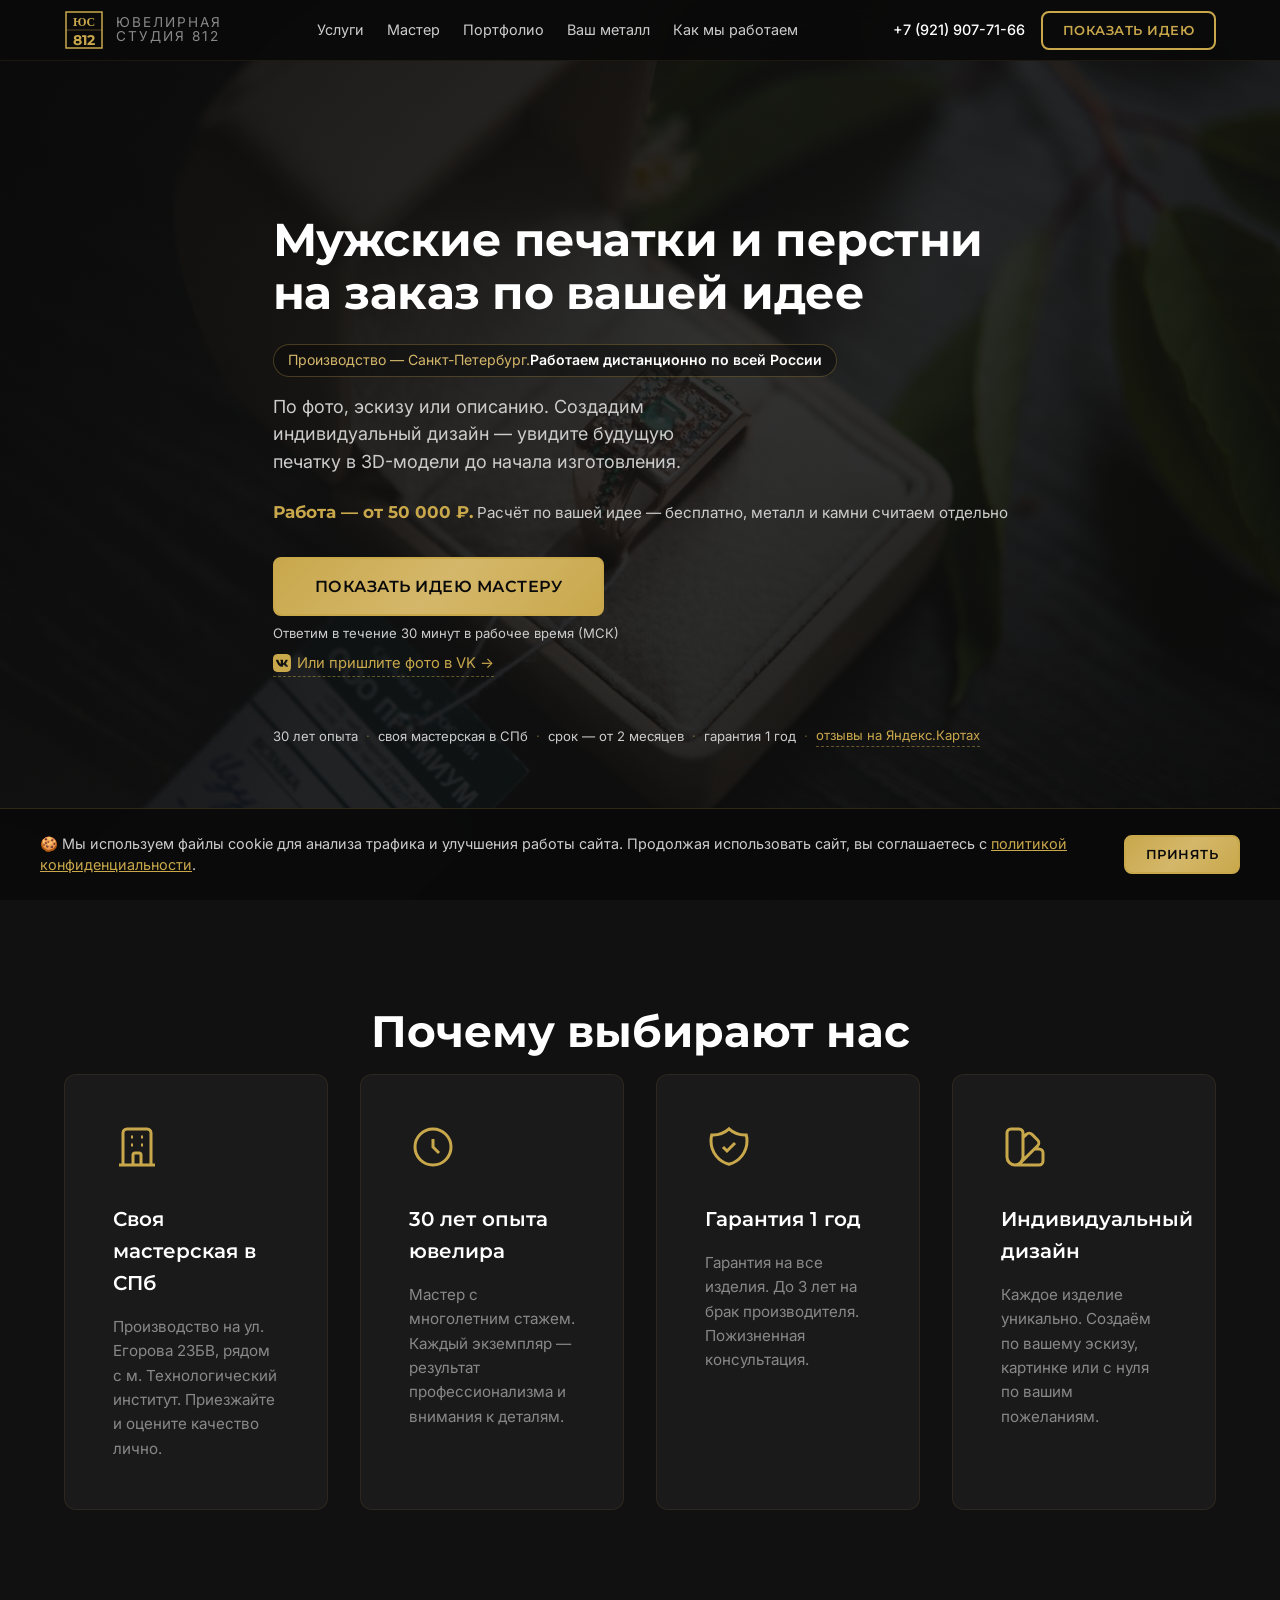
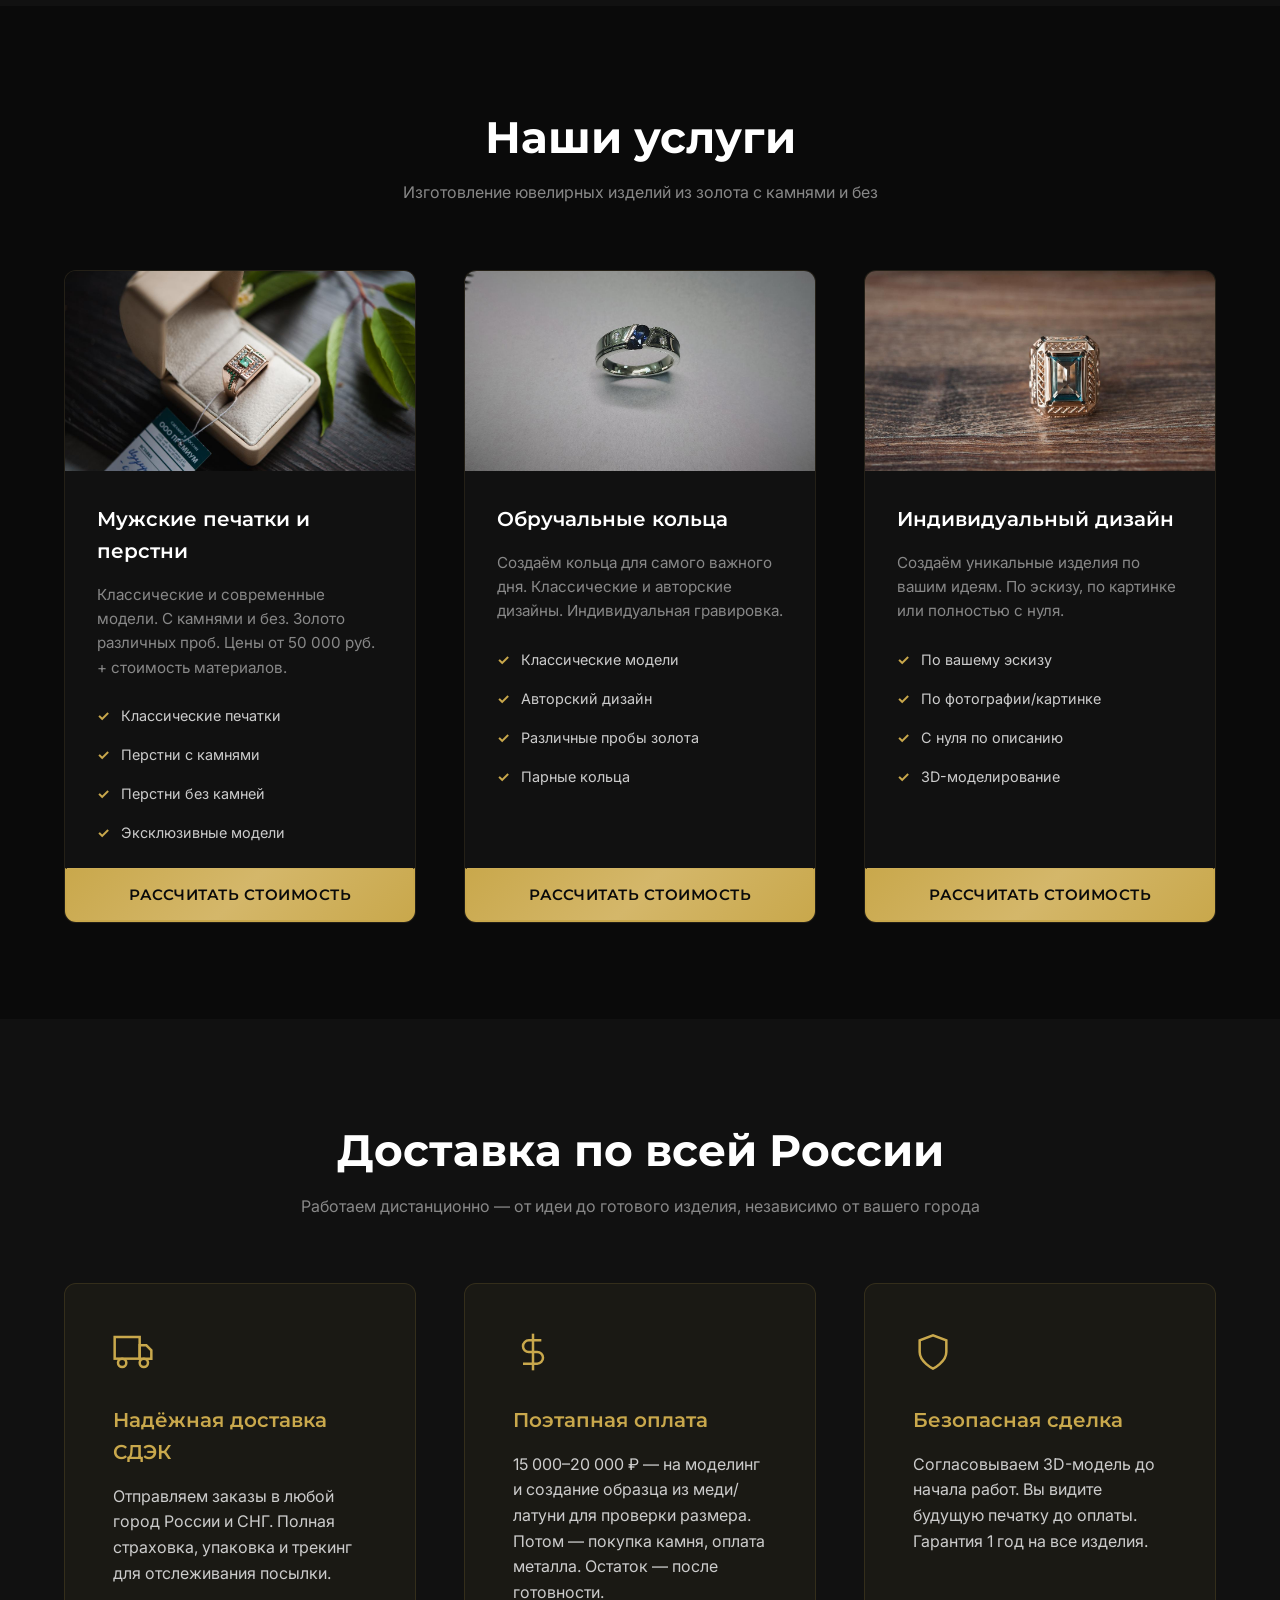
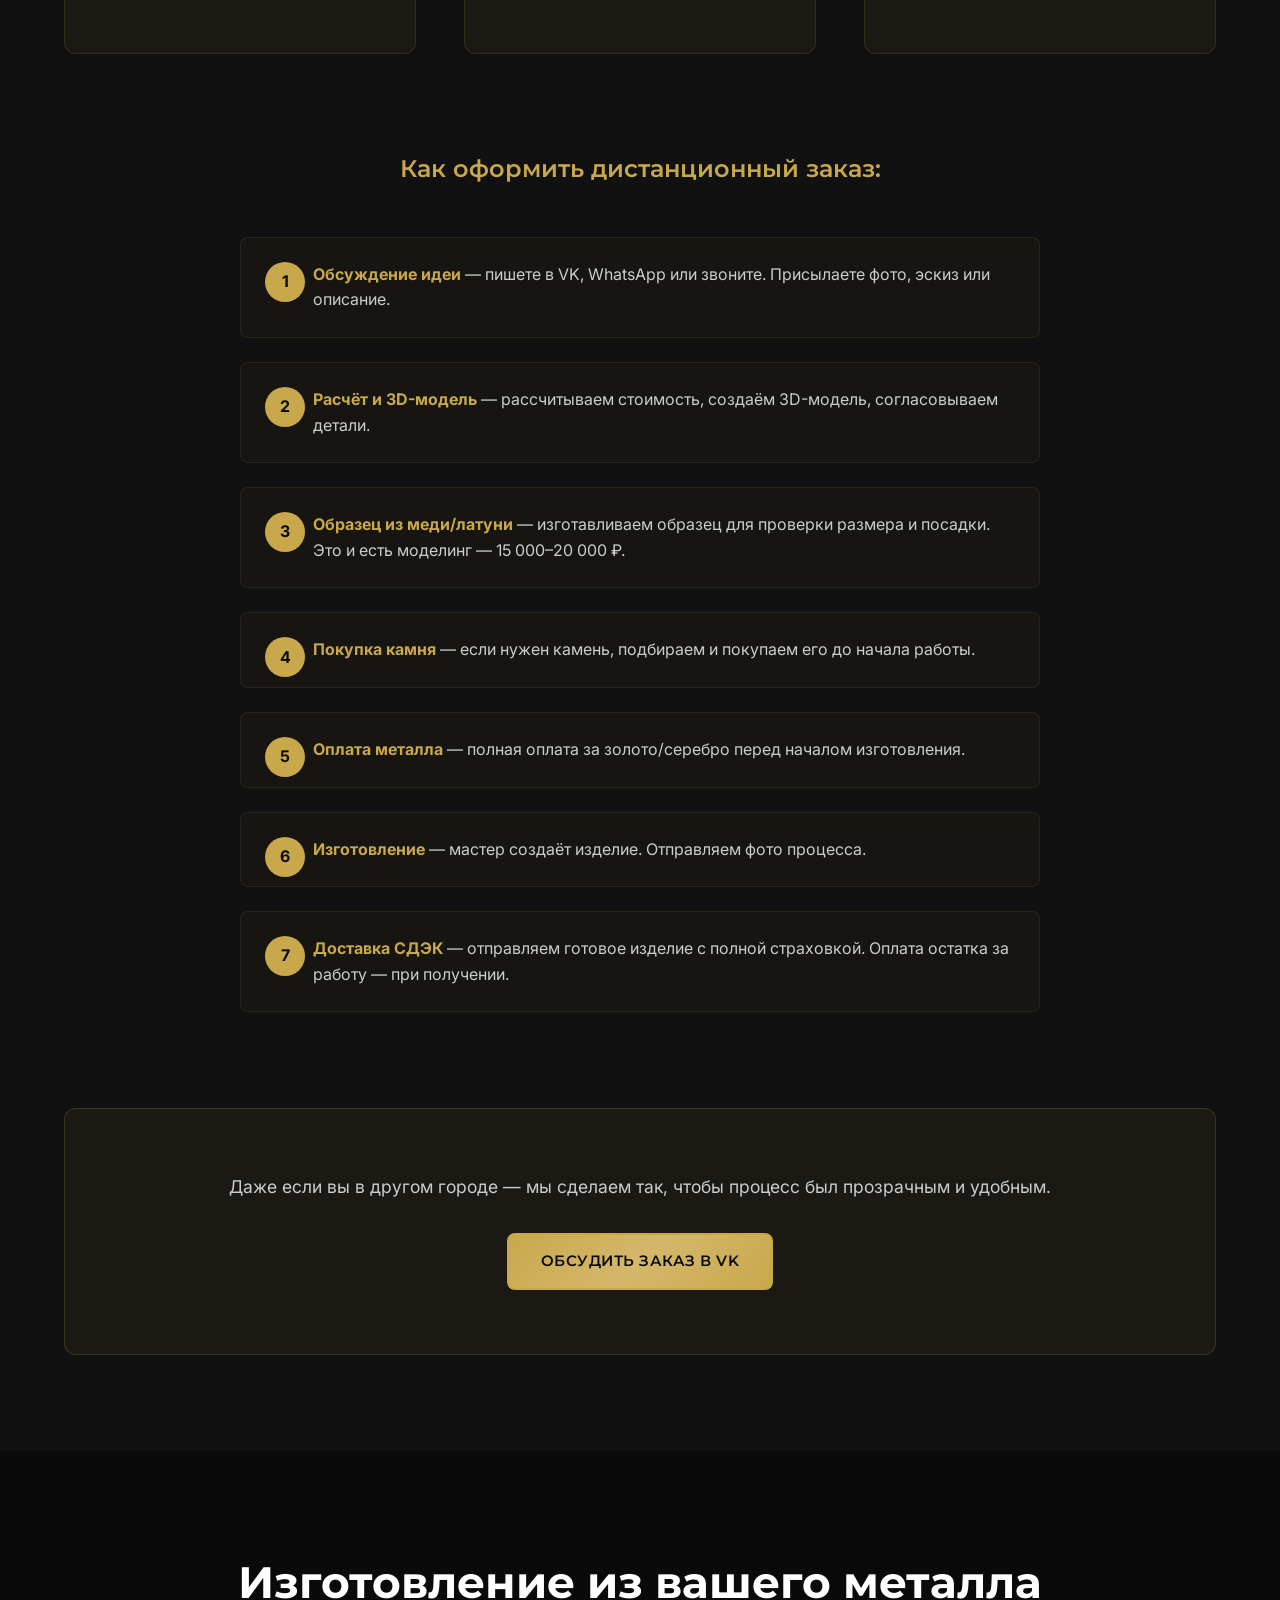
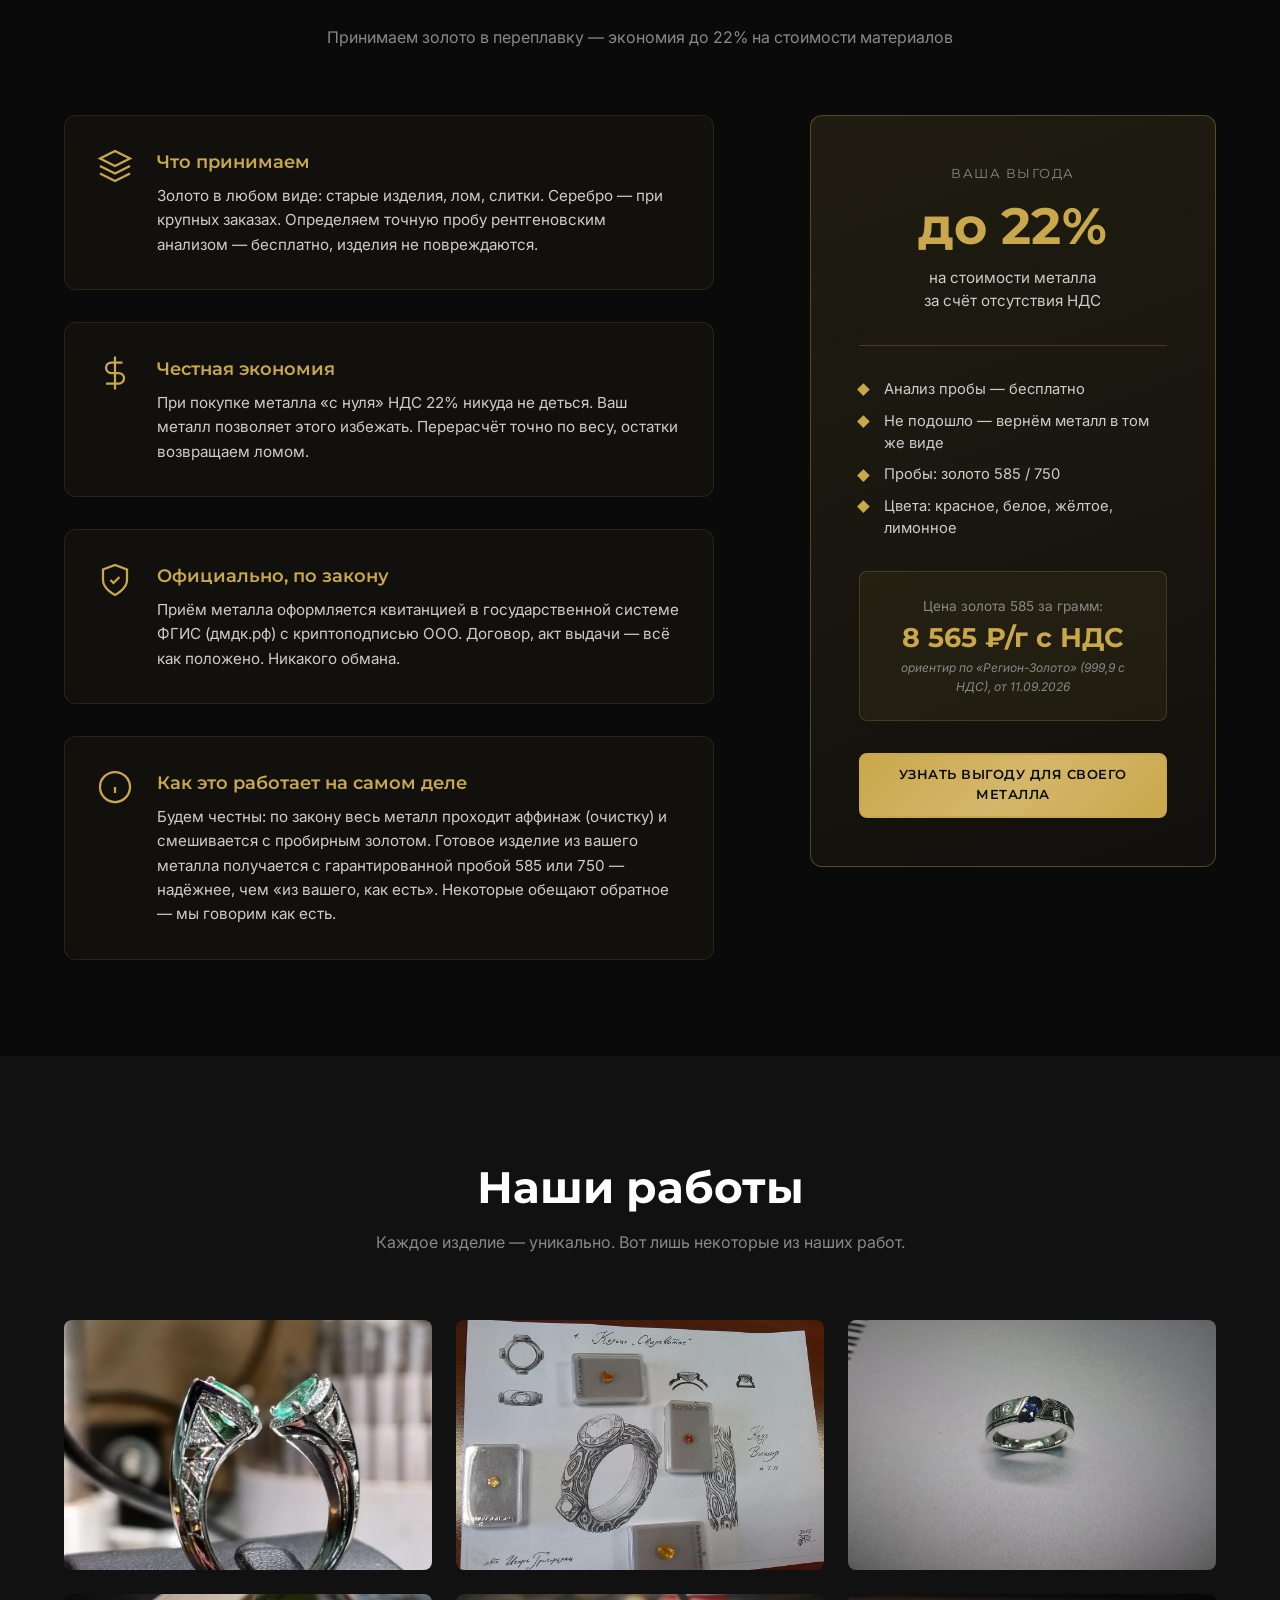
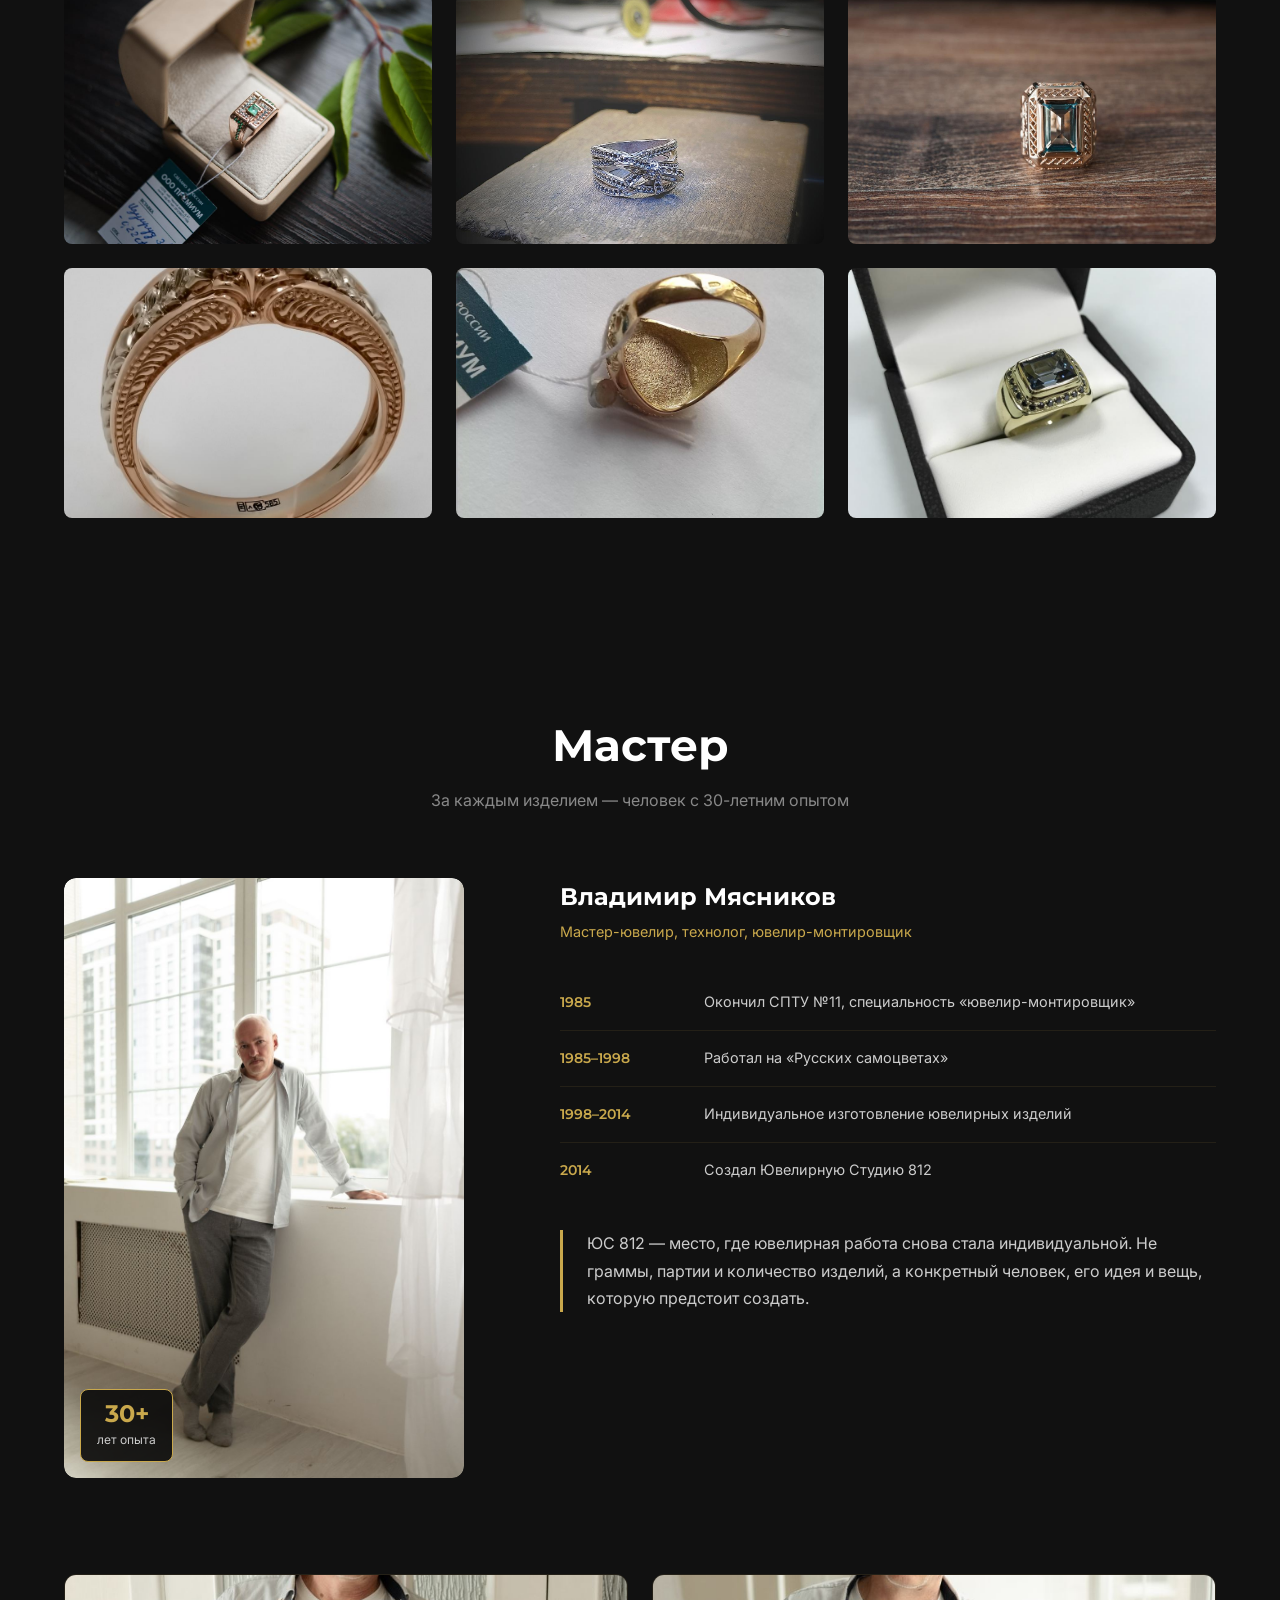
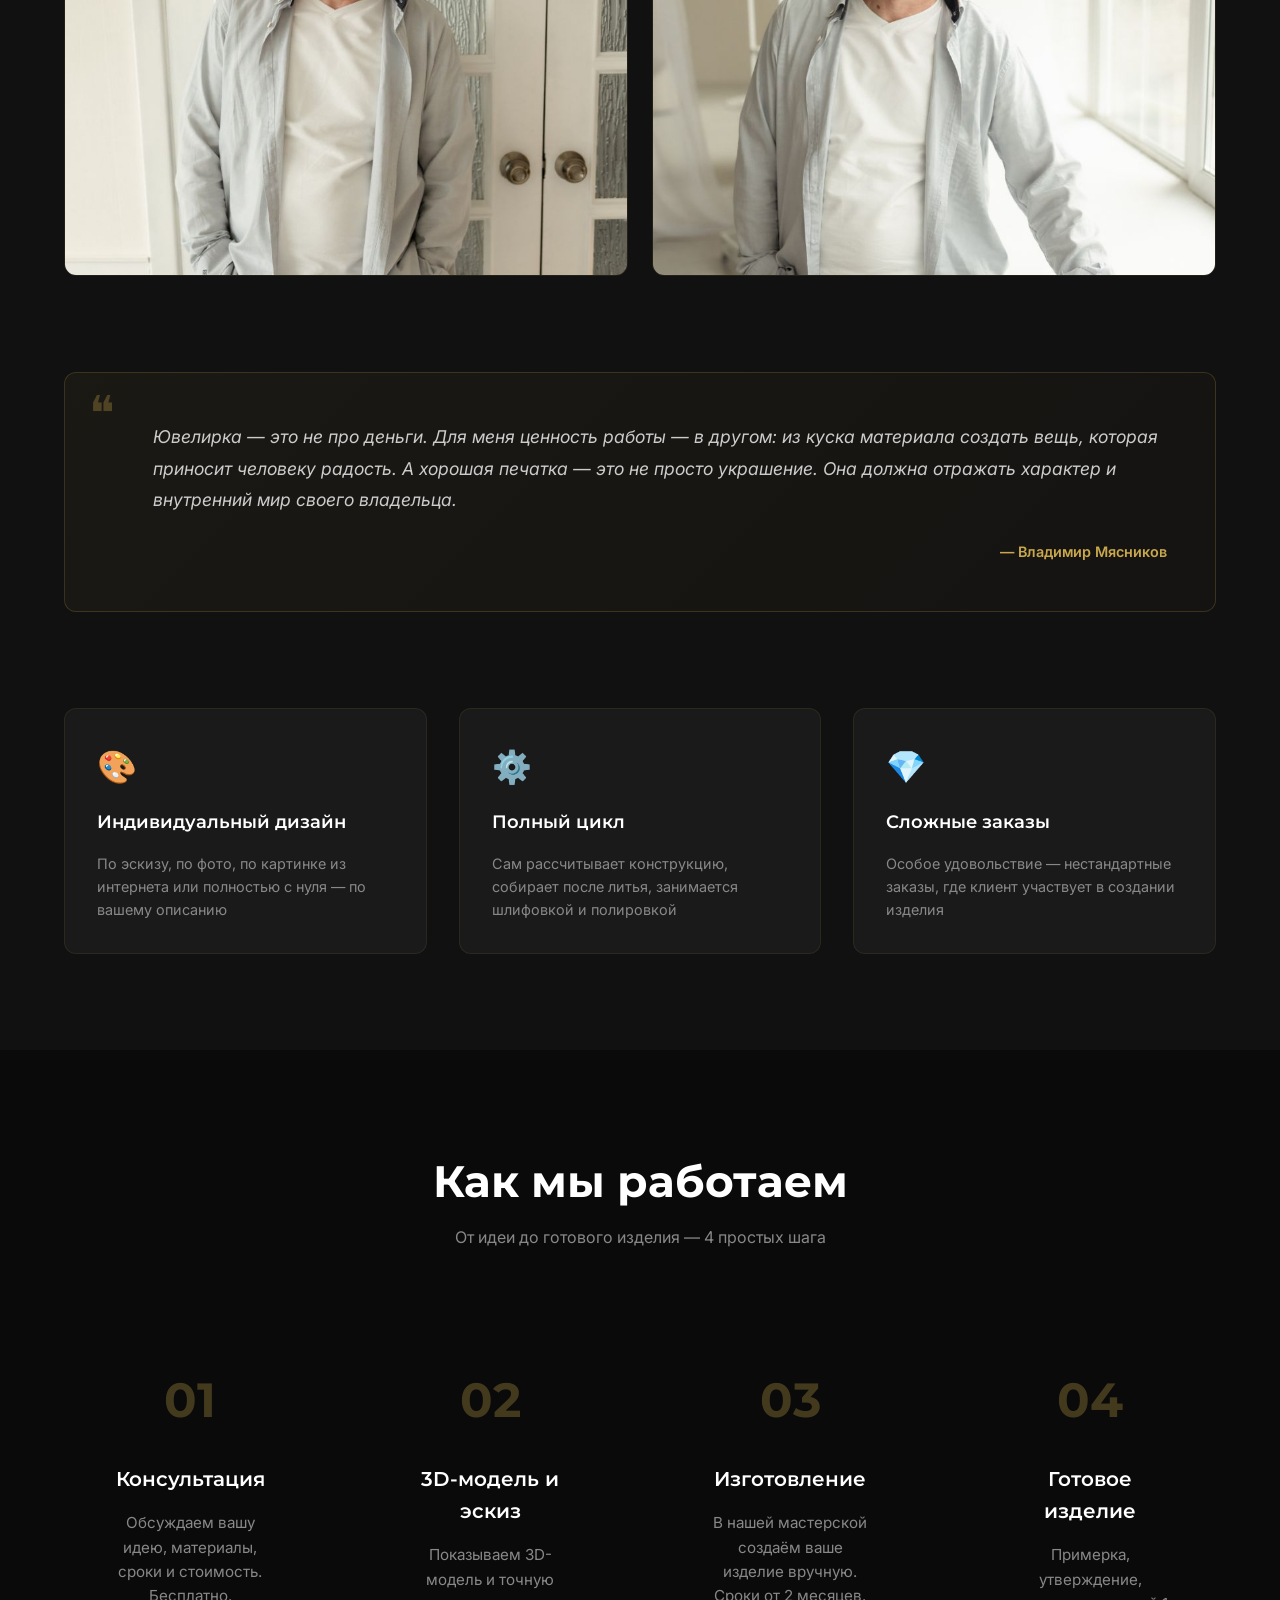
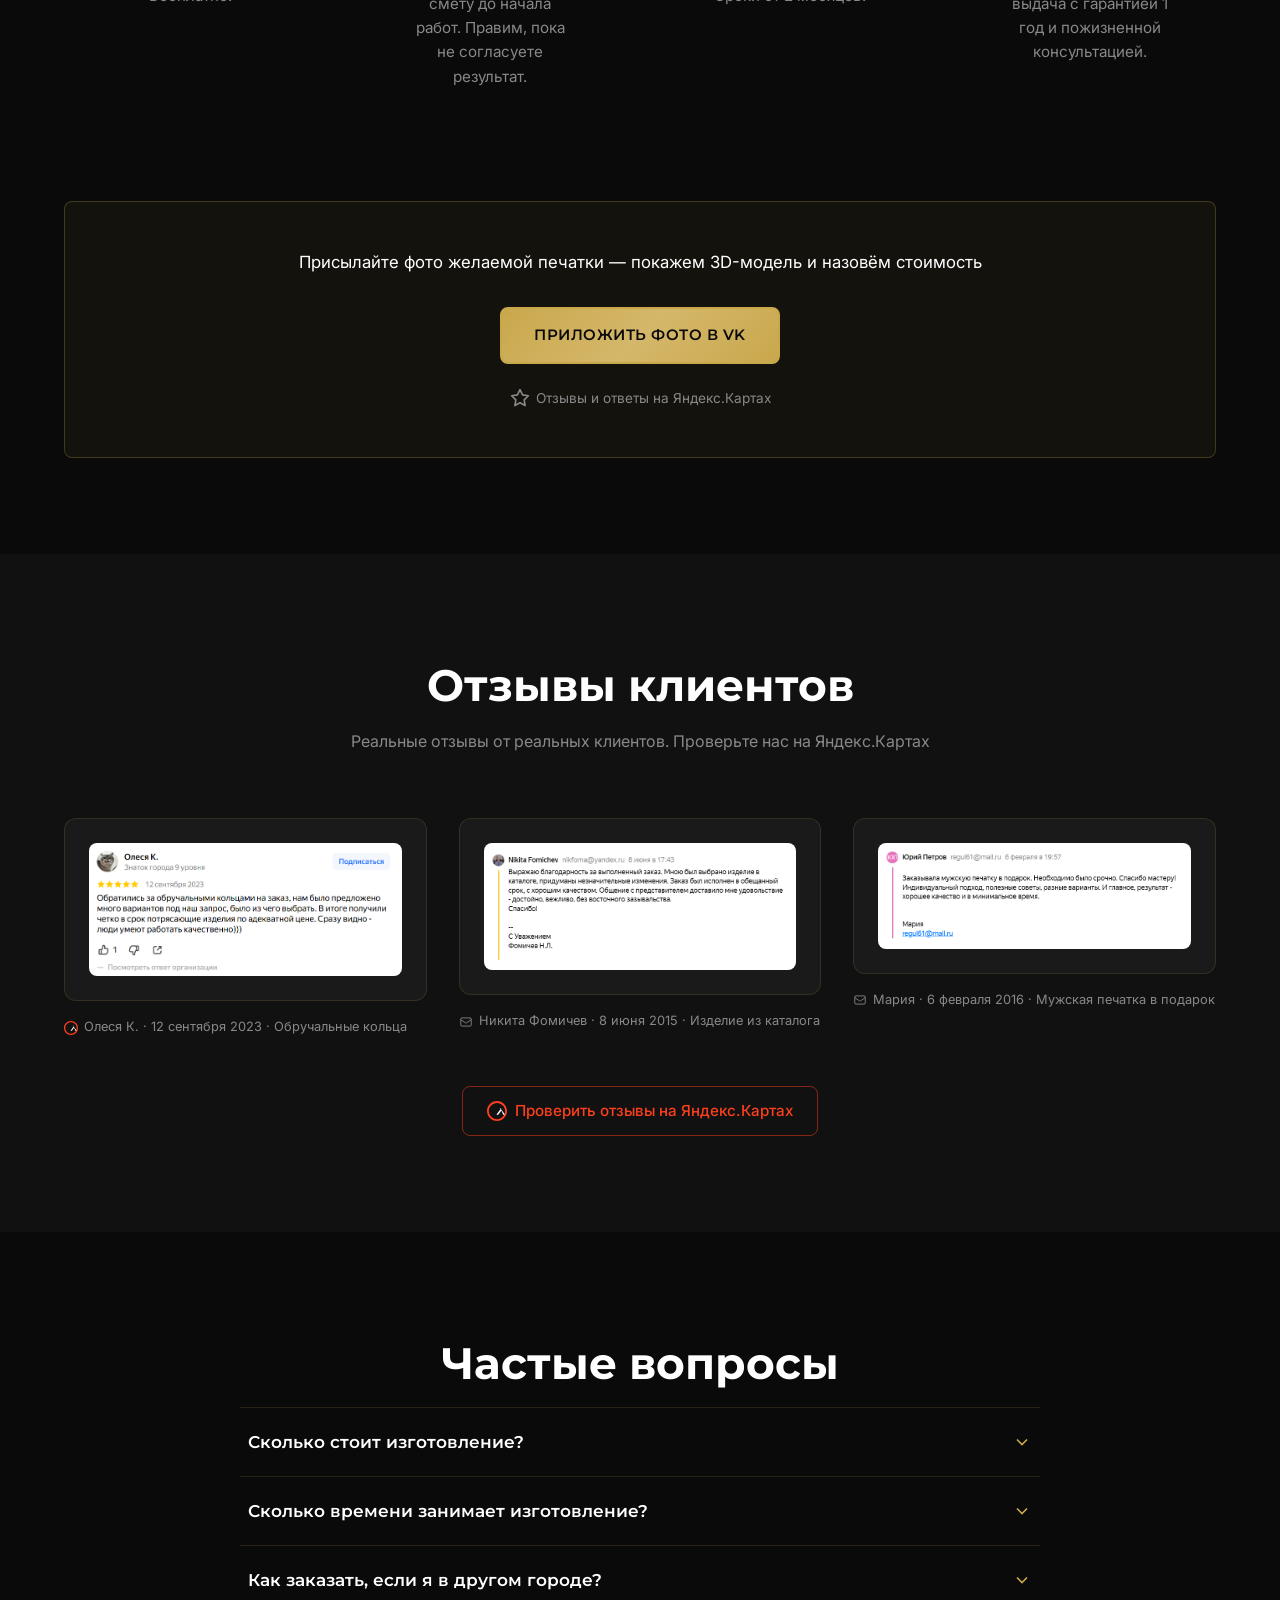
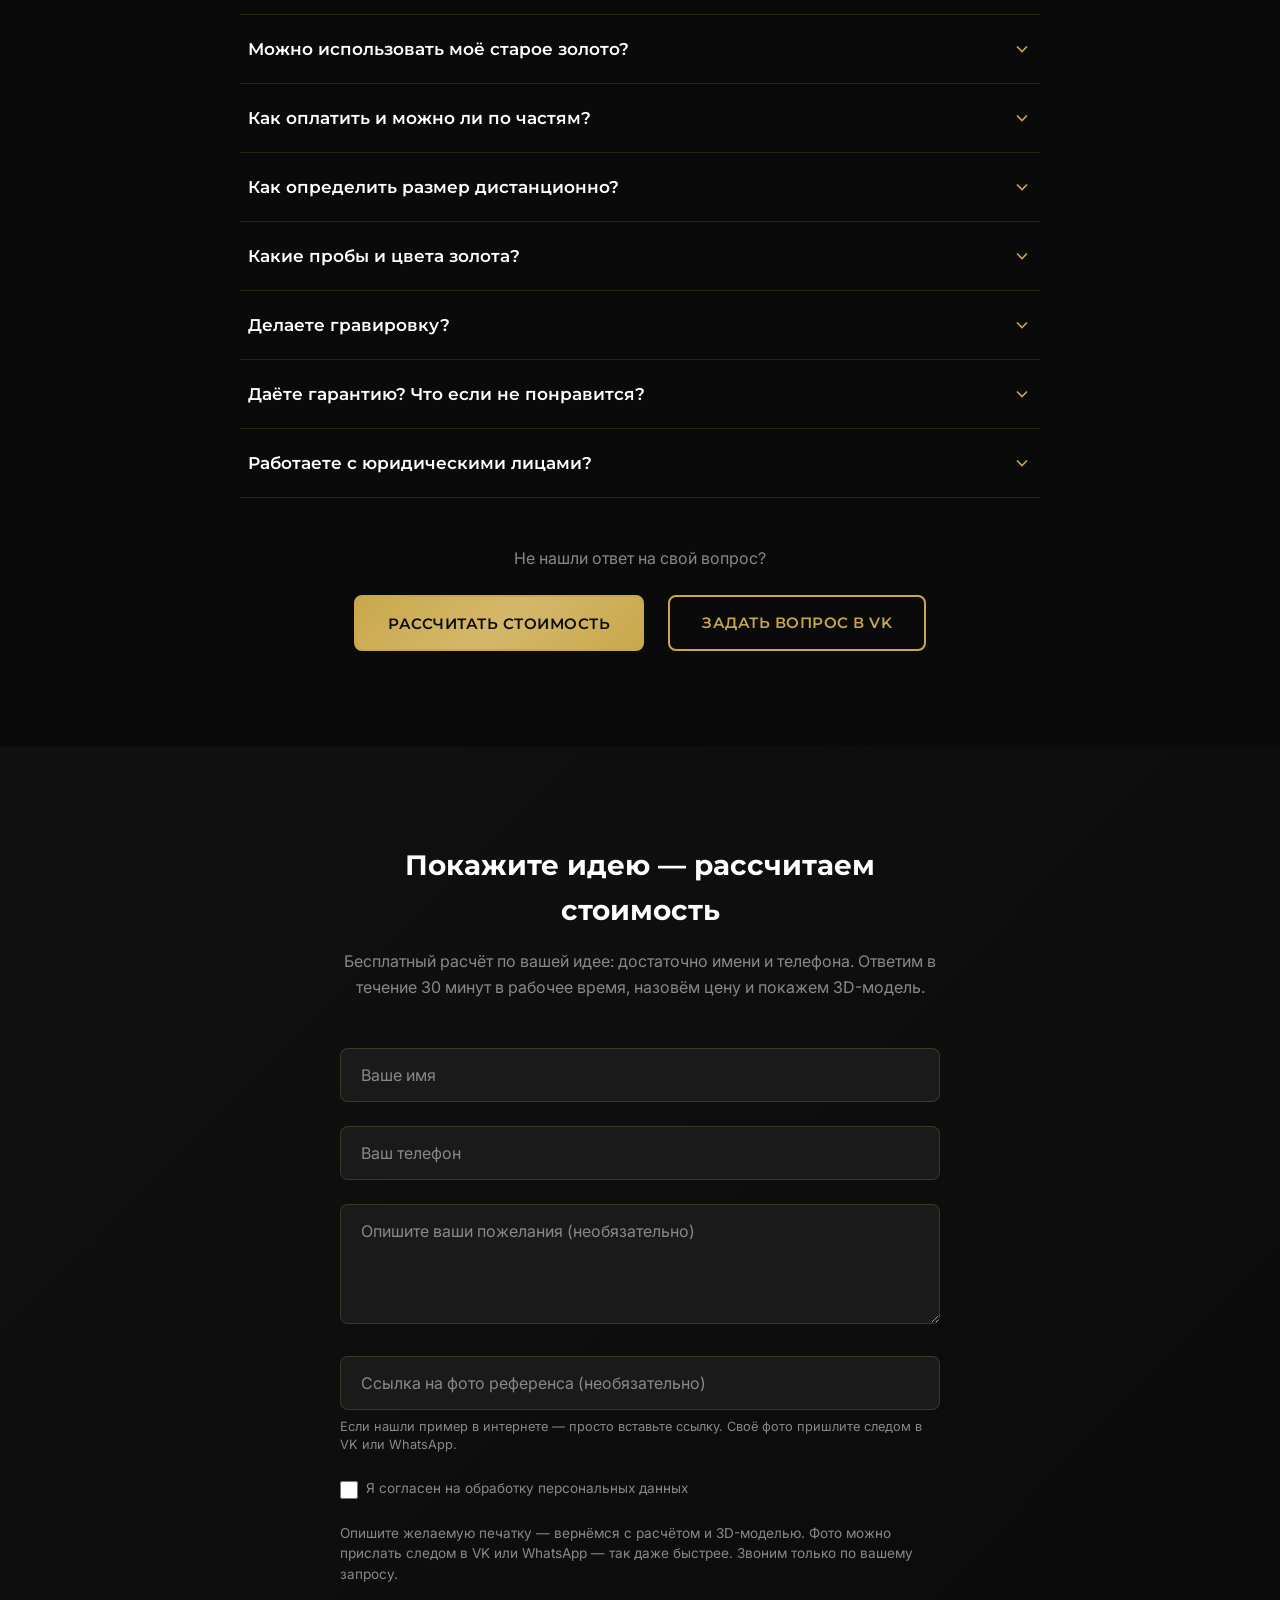
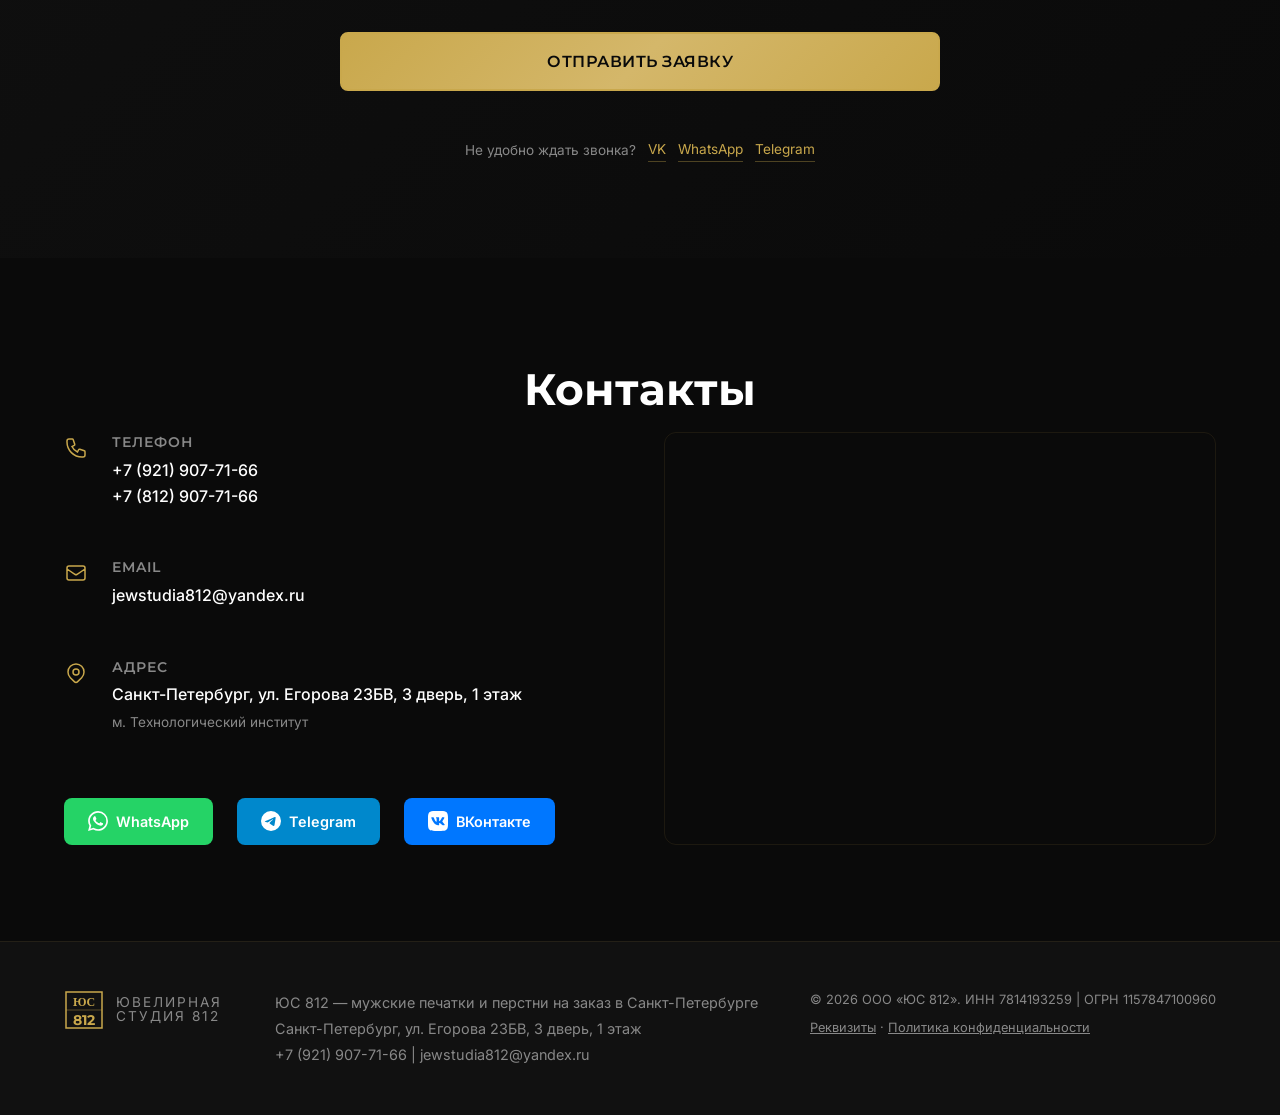
<file: index.html>
<!DOCTYPE html>
<html lang="ru">
<head>
    <meta charset="UTF-8">
    <meta name="viewport" content="width=device-width, initial-scale=1.0">
    <meta name="description" content="Мужские печатки и перстни на заказ по фото или эскизу. Своя мастерская в СПб, ювелир с опытом 30 лет, 1000+ изделий. 3D-модель до изготовления. От 50 000 ₽ + металл. Ответ за 30 минут в рабочее время, доставка по России.">
    <meta name="keywords" content="печатка на заказ, перстень на заказ, обручальные кольца, ювелир спб, мужские кольца">
    <meta name="robots" content="index, follow">
    <link rel="canonical" href="https://us812.ru/">
    <meta property="og:url" content="https://us812.ru/">
    <meta property="og:title" content="Мужские печатки и перстни на заказ по фото и эскизу | ЮС 812">
    <meta property="og:description" content="Своя мастерская в Санкт-Петербурге. Опыт ювелира 30 лет, 1000+ изделий, 3D-модель до изготовления. Работаем дистанционно — доставка по всей России.">
    <meta property="og:type" content="website">
    <meta property="og:image" content="https://us812.ru/assets/images/og-pechatka.jpg">
    <link rel="icon" type="image/svg+xml" href="data:image/svg+xml,%3Csvg xmlns='http://www.w3.org/2000/svg' viewBox='0 0 100 100'%3E%3Crect x='5' y='5' width='90' height='90' rx='12' fill='%230a0a0a' stroke='%23c9a84c' stroke-width='4'/%3E%3Ctext x='50' y='42' text-anchor='middle' fill='%23c9a84c' font-family='serif' font-size='22' font-weight='bold'%3EЮC%3C/text%3E%3Ctext x='50' y='78' text-anchor='middle' fill='%23c9a84c' font-family='sans-serif' font-size='32' font-weight='bold'%3E812%3C/text%3E%3C/svg%3E">
    <link rel="icon" type="image/png" href="[data-uri]">
    <title>Мужские печатки на заказ по фото и эскизу | ЮС 812, доставка по России</title>
    <link rel="preconnect" href="https://fonts.googleapis.com">
    <link rel="preconnect" href="https://fonts.gstatic.com" crossorigin>
    <link href="https://fonts.googleapis.com/css2?family=Inter:wght@300;400;500;600;700&family=Montserrat:wght@400;500;600;700&display=swap" rel="stylesheet">
    <link rel="stylesheet" href="css/style.css">
    <!-- LCP-приоритет: hero-фоновая картинка — крупнейший элемент первого экрана.
         preload заставляет браузер качать её параллельно с CSS (иначе она ждёт
         разбора стилей), fetchpriority на <img> подтверждает высший приоритет. -->
    <link rel="preload" as="image" href="assets/images/ring-1.jpg" fetchpriority="high">
    <!-- Яндекс.Метрика -->
    <script type="text/javascript">
(function(m,e,t,r,i,k,a){
m[i]=m[i]||function(){(m[i].a=m[i].a||[]).push(arguments)};
m[i].l=1*new Date();
for (var j = 0; j < document.scripts.length; j++) {if (document.scripts[j].src === r) { return; }}
k=e.createElement(t),a=e.getElementsByTagName(t)[0],k.async=1,k.src=r,a.parentNode.insertBefore(k,a)
})(window, document,'script','https://mc.yandex.ru/metrika/tag.js?id=112416476', 'ym');
ym(112416476, 'init', {ssr:true, webvisor:true, clickmap:true, ecommerce:"dataLayer", referrer: document.referrer, url: location.href, accurateTrackBounce:true, trackLinks:true});
</script>
<noscript><div><img src="https://mc.yandex.ru/watch/112416476" style="position:absolute; left:-9999px;" alt="" /></div></noscript>
    
    <!-- schema.org LocalBusiness -->
    <script type="application/ld+json">
    {
      "@context": "https://schema.org",
      "@type": "LocalBusiness",
      "name": "Ювелирная студия 812",
      "alternateName": "Золото Петербурга",
      "description": "Мужские печатки и перстни на заказ в Санкт-Петербурге. Своя мастерская, 30 лет опыта.",
      "url": "https://us812.ru",
      "telephone": "+79219077166",
      "email": "jewstudia812@yandex.ru",
      "sameAs": "https://yandex.ru/maps/org/zoloto_peterburga/227182614423/",

      "address": {
        "@type": "PostalAddress",
        "streetAddress": "ул. Егорова 23БВ, 3 дверь, 1 этаж",
        "addressLocality": "Санкт-Петербург",
        "postalCode": "190005",
        "addressCountry": "RU"
      },
      "geo": {
        "@type": "GeoCoordinates",
        "latitude": "59.910650",
        "longitude": "30.310451"
      },
      "openingHours": "Mo-Fr 10:00-19:00, Sa 11:00-17:00",
      "priceRange": "50000-500000 RUB",
      "image": "https://us812.ru/assets/images/best-1.jpg"
    }

    </script>
</head>


<body>
    <!-- Header -->
    <header class="header" id="header">
        <div class="container">
            <div class="header__inner">
                <!-- Логотип — ссылка в начало страницы. Фрагмент #top обрабатывается
                     браузером нативно (скролл наверх по спецификации HTML), JS не нужен. -->
                <a href="#top" class="header__logo" aria-label="Ювелирная Студия 812 — на главную">
                    <svg width="40" height="40" viewBox="0 0 40 40" fill="none" xmlns="http://www.w3.org/2000/svg">
                        <rect x="2" y="2" width="36" height="36" stroke="#c9a84c" stroke-width="1.5" fill="none"/>
                        <line x1="2" y1="20" x2="38" y2="20" stroke="#c9a84c" stroke-width="0.8" opacity="0.5"/>
                        <text x="20" y="16" text-anchor="middle" fill="#c9a84c" font-family="Playfair Display, serif" font-size="12" font-weight="600">ЮC</text>
                        <text x="20" y="35" text-anchor="middle" fill="#c9a84c" font-family="Montserrat, sans-serif" font-size="14" font-weight="700">812</text>
                    </svg>
                    <span class="header__logo-sub">
                        <span>Ювелирная</span>
                        <span>Студия 812</span>
                    </span>
                </a>
                <nav class="header__nav" id="nav">
                    <a href="#benefits" class="header__link header__link--secondary">Преимущества</a>
                    <a href="#services" class="header__link">Услуги</a>
                    <a href="#about" class="header__link">Мастер</a>
                    <a href="#portfolio" class="header__link">Портфолио</a>
                    <a href="#dework" class="header__link">Ваш металл</a>
<a href="#how-we-work" class="header__link">Как мы работаем</a>
<a href="#faq" class="header__link header__link--secondary">Вопросы</a>
<a href="#contacts" class="header__link header__link--secondary">Контакты</a>
                    <!-- CTA внутри меню: нужен в бургер-режиме (<1024px), где кнопки в
                         правой части шапки нет. В горизонтальном меню скрыт. -->
                    <a href="#form" class="header__link header__link--form" data-scroll="form" data-goal="cta_primary_click">Показать идею мастеру</a>
                </nav>
                <div class="header__contacts">
                    <a href="tel:+79219077166" class="header__phone">+7 (921) 907-71-66</a>
                    <button class="btn btn--small btn--outline" data-scroll="form" data-goal="cta_primary_click">Показать идею</button>
                </div>
                <button class="burger" id="burger" aria-label="Меню">
                    <span></span>
                    <span></span>
                    <span></span>
                </button>
            </div>
        </div>
    </header>

    <!-- Hero Section -->
    <section class="hero" id="hero">
        <div class="hero__bg">
            <img src="assets/images/ring-1.jpg" alt="Мужская печатка на заказ" loading="eager" fetchpriority="high">
        </div>
        <div class="container">
            <div class="hero__content">
                <h1 class="hero__title">Мужские печатки и перстни<br class="hero__title-br">на заказ по вашей идее</h1>
                <p class="hero__geo">Производство — Санкт-Петербург.<br><strong>Работаем дистанционно по всей России</strong></p>
                <p class="hero__subtitle">По фото, эскизу или описанию. Создадим индивидуальный дизайн — увидите будущую печатку в 3D-модели до начала изготовления.</p>
                <p class="hero__price"><strong>Работа — от 50 000 ₽.</strong> Расчёт по вашей идее — бесплатно, металл и камни считаем отдельно</p>
                <div class="hero__cta">
                    <button class="btn btn--large btn--gold" data-scroll="form" data-goal="cta_primary_click">Показать идею мастеру</button>
                    <p class="hero__cta-note">Ответим в течение 30 минут в рабочее время (МСК)</p>
                    <a href="https://vk.com/id542702214" class="hero__vk" target="_blank" rel="noopener" data-goal="cta_secondary_click">
                        <svg width="18" height="18" viewBox="0 0 24 24" fill="currentColor" aria-hidden="true"><path d="M15.684 0H8.316C1.592 0 0 1.592 0 8.316v7.368C0 22.408 1.592 24 8.316 24h7.368C22.408 24 24 22.408 24 15.684V8.316C24 1.592 22.391 0 15.684 0zm3.692 17.123h-1.744c-.66 0-.864-.525-2.05-1.727-1.033-1-1.49-1.135-1.744-1.135-.356 0-.458.102-.458.593v1.575c0 .424-.135.678-1.253.678-1.846 0-3.896-1.118-5.335-3.202C4.624 10.857 4.03 8.57 4.03 8.096c0-.254.102-.491.593-.491h1.744c.44 0 .61.203.78.677.863 2.49 2.303 4.675 2.896 4.675.22 0 .322-.102.322-.66V9.721c-.068-1.186-.695-1.287-.695-1.71 0-.204.17-.407.44-.407h2.744c.373 0 .508.203.508.643v3.473c0 .372.17.508.271.508.22 0 .407-.136.813-.542 1.27-1.422 2.18-3.61 2.18-3.61.119-.254.322-.491.763-.491h1.744c.525 0 .643.27.525.643-.22 1.017-2.354 4.031-2.354 4.031-.186.305-.254.44 0 .78.186.254.796.779 1.203 1.253.745.847 1.32 1.558 1.473 2.05.17.49-.085.744-.576.744z"/></svg>
                        Или пришлите фото в VK →
                    </a>
                </div>
                <p class="hero-triggers">
                    <span>30 лет опыта</span>
                    <span>·</span>
                    <span>своя мастерская в СПб</span>
                    <span>·</span>
                    <span>срок — от 2 месяцев</span>
                    <span>·</span>
                    <span>гарантия 1 год</span>
                    <span>·</span>
                    <a class="hero-triggers__rating" href="https://yandex.ru/maps/org/zoloto_peterburga/227182614423/" target="_blank" rel="noopener">отзывы на Яндекс.Картах</a>
                </p>
            </div>
        </div>
    </section>

    <!-- Benefits Section -->
    <section class="benefits" id="benefits">
        <div class="container">
            <h2 class="section-title">Почему выбирают нас</h2>
            <div class="benefits__grid">
                <div class="benefit-card">
                    <div class="benefit-card__icon">
                        <svg width="48" height="48" viewBox="0 0 24 24" fill="none" stroke="currentColor" stroke-width="1.5"><path d="M19 21V5a2 2 0 00-2-2H7a2 2 0 00-2 2v16m14 0h2m-2 0h-5m-9 0H3m2 0h5M9 7h1m-1 4h1m4-4h1m-1 4h1m-5 10v-5a1 1 0 011-1h2a1 1 0 011 1v5m-4 0h4"/></svg>
                    </div>
                    <h3 class="benefit-card__title">Своя мастерская в СПб</h3>
                    <p class="benefit-card__text">Производство на ул. Егорова 23БВ, рядом с м. Технологический институт. Приезжайте и оцените качество лично.</p>
                </div>
                <div class="benefit-card">
                    <div class="benefit-card__icon">
                        <svg width="48" height="48" viewBox="0 0 24 24" fill="none" stroke="currentColor" stroke-width="1.5"><path d="M12 8v4l3 3m6-3a9 9 0 11-18 0 9 9 0 0118 0z"/></svg>
                    </div>
                    <h3 class="benefit-card__title">30 лет опыта ювелира</h3>
                    <p class="benefit-card__text">Мастер с многолетним стажем. Каждый экземпляр — результат профессионализма и внимания к деталям.</p>
                </div>
                <div class="benefit-card">
                    <div class="benefit-card__icon">
                        <svg width="48" height="48" viewBox="0 0 24 24" fill="none" stroke="currentColor" stroke-width="1.5"><path d="M9 12l2 2 4-4m5.618-4.016A11.955 11.955 0 0112 2.944a11.955 11.955 0 01-8.618 3.04A12.02 12.02 0 003 9c0 5.591 3.824 10.29 9 11.622 5.176-1.332 9-6.03 9-11.622 0-1.042-.133-2.052-.382-3.016z"/></svg>
                    </div>
                    <h3 class="benefit-card__title">Гарантия 1 год</h3>
                    <p class="benefit-card__text">Гарантия на все изделия. До 3 лет на брак производителя. Пожизненная консультация.</p>
                </div>
                <div class="benefit-card">
                    <div class="benefit-card__icon">
                        <svg width="48" height="48" viewBox="0 0 24 24" fill="none" stroke="currentColor" stroke-width="1.5"><path d="M7 21a4 4 0 01-4-4V5a2 2 0 012-2h4a2 2 0 012 2v12a4 4 0 01-4 4zm0 0h12a2 2 0 002-2v-4a2 2 0 00-2-2h-2.343M11 7.343l1.657-1.657a2 2 0 012.828 0l2.829 2.829a2 2 0 010 2.828l-8.486 8.485M7 17h.01"/></svg>
                    </div>
                    <h3 class="benefit-card__title">Индивидуальный дизайн</h3>
                    <p class="benefit-card__text">Каждое изделие уникально. Создаём по вашему эскизу, картинке или с нуля по вашим пожеланиям.</p>
                </div>
            </div>
        </div>
    </section>

    <!-- Services Section -->
    <section class="services" id="services">
        <div class="container">
            <h2 class="section-title">Наши услуги</h2>
            <p class="section-subtitle">Изготовление ювелирных изделий из золота с камнями и без</p>
            <div class="services__grid">
                <div class="service-card">
                    <div class="service-card__image">
                        <img src="assets/images/ring-1.jpg" alt="Мужские печатки" loading="lazy">
                    </div>
                    <h3 class="service-card__title">Мужские печатки и перстни</h3>
                    <p class="service-card__text">Классические и современные модели. С камнями и без. Золото различных проб. Цены от 50 000 руб. + стоимость материалов.</p>
                    <ul class="service-card__list">
                        <li>Классические печатки</li>
                        <li>Перстни с камнями</li>
                        <li>Перстни без камней</li>
                        <li>Эксклюзивные модели</li>
                    </ul>
                    <button class="btn btn--gold" data-scroll="form">Рассчитать стоимость</button>
                </div>
                <div class="service-card">
                    <div class="service-card__image">
                        <img src="assets/images/ring-2.jpg" alt="Обручальные кольца" loading="lazy">
                    </div>
                    <h3 class="service-card__title">Обручальные кольца</h3>
                    <p class="service-card__text">Создаём кольца для самого важного дня. Классические и авторские дизайны. Индивидуальная гравировка.</p>
                    <ul class="service-card__list">
                        <li>Классические модели</li>
                        <li>Авторский дизайн</li>
                        <li>Различные пробы золота</li>
                        <li>Парные кольца</li>
                    </ul>
                    <button class="btn btn--gold" data-scroll="form">Рассчитать стоимость</button>
                </div>
                <div class="service-card">
                    <div class="service-card__image">
                        <img src="assets/images/ring-3.jpg" alt="Индивидуальный дизайн" loading="lazy">
                    </div>
                    <h3 class="service-card__title">Индивидуальный дизайн</h3>
                    <p class="service-card__text">Создаём уникальные изделия по вашим идеям. По эскизу, по картинке или полностью с нуля.</p>
                    <ul class="service-card__list">
                        <li>По вашему эскизу</li>
                        <li>По фотографии/картинке</li>
                        <li>С нуля по описанию</li>
                        <li>3D-моделирование</li>
                    </ul>
                    <button class="btn btn--gold" data-scroll="form">Рассчитать стоимость</button>
                </div>
            </div>
        </div>
    </section>

    <!-- Remote Orders Section -->
    <section class="remote-orders" id="remote">
        <div class="container">
            <h2 class="section-title">Доставка по всей России</h2>
            <p class="section-subtitle">Работаем дистанционно — от идеи до готового изделия, независимо от вашего города</p>
            
            <div class="remote-cards">
                <div class="remote-card">
                    <div class="remote-card__icon">
                        <svg width="40" height="40" viewBox="0 0 24 24" fill="none" stroke="#c9a84c" stroke-width="1.5"><rect x="1" y="3" width="15" height="13"/><polygon points="16 8 20 8 23 11 23 16 16 16 16 8"/><circle cx="5.5" cy="18.5" r="2.5"/><circle cx="18.5" cy="18.5" r="2.5"/></svg>
                    </div>
                    <h3 class="remote-card__title">Надёжная доставка СДЭК</h3>
                    <p class="remote-card__text">Отправляем заказы в любой город России и СНГ. Полная страховка, упаковка и трекинг для отслеживания посылки.</p>
                </div>
                
                <div class="remote-card">
                    <div class="remote-card__icon">
                        <svg width="40" height="40" viewBox="0 0 24 24" fill="none" stroke="#c9a84c" stroke-width="1.5"><line x1="12" y1="1" x2="12" y2="23"/><path d="M17 5H9.5a3.5 3.5 0 0 0 0 7h5a3.5 3.5 0 0 1 0 7H6"/></svg>
                    </div>
                    <h3 class="remote-card__title">Поэтапная оплата</h3>
                    <p class="remote-card__text">15 000–20 000 ₽ — на моделинг и создание образца из меди/латуни для проверки размера. Потом — покупка камня, оплата металла. Остаток — после готовности.</p>
                </div>
                
                <div class="remote-card">
                    <div class="remote-card__icon">
                        <svg width="40" height="40" viewBox="0 0 24 24" fill="none" stroke="#c9a84c" stroke-width="1.5"><path d="M12 22s8-4 8-10V5l-8-3-8 3v7c0 6 8 10 8 10z"/></svg>
                    </div>
                    <h3 class="remote-card__title">Безопасная сделка</h3>
                    <p class="remote-card__text">Согласовываем 3D-модель до начала работ. Вы видите будущую печатку до оплаты. Гарантия 1 год на все изделия.</p>
                </div>
            </div>
            
            <div class="remote-steps">
                <h3 class="remote-steps__title">Как оформить дистанционный заказ:</h3>
                <ol class="remote-steps__list">
                    <li><strong>Обсуждение идеи</strong> — пишете в VK, WhatsApp или звоните. Присылаете фото, эскиз или описание.</li>
                    <li><strong>Расчёт и 3D-модель</strong> — рассчитываем стоимость, создаём 3D-модель, согласовываем детали.</li>
                    <li><strong>Образец из меди/латуни</strong> — изготавливаем образец для проверки размера и посадки. Это и есть моделинг — 15 000–20 000 ₽.</li>
                    <li><strong>Покупка камня</strong> — если нужен камень, подбираем и покупаем его до начала работы.</li>
                    <li><strong>Оплата металла</strong> — полная оплата за золото/серебро перед началом изготовления.</li>
                    <li><strong>Изготовление</strong> — мастер создаёт изделие. Отправляем фото процесса.</li>
                    <li><strong>Доставка СДЭК</strong> — отправляем готовое изделие с полной страховкой. Оплата остатка за работу — при получении.</li>
                </ol>
            </div>
            
            <div class="remote-cta">
                <p class="remote-cta__text">Даже если вы в другом городе — мы сделаем так, чтобы процесс был прозрачным и удобным.</p>
                <a href="https://vk.com/id542702214" class="btn btn--gold" target="_blank" rel="noopener">Обсудить заказ в VK</a>
            </div>
        </div>
    </section>

    <!-- Dework (Client's Metal) Section -->
    <section class="dework" id="dework">
        <div class="container">
            <h2 class="section-title">Изготовление из вашего металла</h2>
            <p class="section-subtitle">Принимаем золото в переплавку — экономия до 22% на стоимости материалов</p>
            
            <div class="dework__grid">
                <div class="dework__content">
                    <div class="dework-item">
                        <div class="dework-item__icon">
                            <svg width="36" height="36" viewBox="0 0 24 24" fill="none" stroke="#c9a84c" stroke-width="1.5"><path d="M12 2L2 7l10 5 10-5-10-5z"/><path d="M2 17l10 5 10-5"/><path d="M2 12l10 5 10-5"/></svg>
                        </div>
                        <div>
                            <h3 class="dework-item__title">Что принимаем</h3>
                            <p class="dework-item__text">Золото в любом виде: старые изделия, лом, слитки. Серебро — при крупных заказах. Определяем точную пробу рентгеновским анализом — бесплатно, изделия не повреждаются.</p>
                        </div>
                    </div>
                    <div class="dework-item">
                        <div class="dework-item__icon">
                            <svg width="36" height="36" viewBox="0 0 24 24" fill="none" stroke="#c9a84c" stroke-width="1.5"><line x1="12" y1="1" x2="12" y2="23"/><path d="M17 5H9.5a3.5 3.5 0 0 0 0 7h5a3.5 3.5 0 0 1 0 7H6"/></svg>
                        </div>
                        <div>
                            <h3 class="dework-item__title">Честная экономия</h3>
                            <p class="dework-item__text">При покупке металла «с нуля» НДС 22% никуда не деться. Ваш металл позволяет этого избежать. Перерасчёт точно по весу, остатки возвращаем ломом.</p>
                        </div>
                    </div>
                    <div class="dework-item">
                        <div class="dework-item__icon">
                            <svg width="36" height="36" viewBox="0 0 24 24" fill="none" stroke="#c9a84c" stroke-width="1.5"><path d="M9 12l2 2 4-4"/><path d="M12 22s8-4 8-10V5l-8-3-8 3v7c0 6 8 10 8 10z"/></svg>
                        </div>
                        <div>
                            <h3 class="dework-item__title">Официально, по закону</h3>
                            <p class="dework-item__text">Приём металла оформляется квитанцией в государственной системе ФГИС (дмдк.рф) с криптоподписью ООО. Договор, акт выдачи — всё как положено. Никакого обмана.</p>
                        </div>
                    </div>
                    <div class="dework-item">
                        <div class="dework-item__icon">
                            <svg width="36" height="36" viewBox="0 0 24 24" fill="none" stroke="#c9a84c" stroke-width="1.5"><circle cx="12" cy="12" r="10"/><path d="M12 16v-4"/><path d="M12 8h.01"/></svg>
                        </div>
                        <div>
                            <h3 class="dework-item__title">Как это работает на самом деле</h3>
                            <p class="dework-item__text">Будем честны: по закону весь металл проходит аффинаж (очистку) и смешивается с пробирным золотом. Готовое изделие из вашего металла получается с гарантированной пробой 585 или 750 — надёжнее, чем «из вашего, как есть». Некоторые обещают обратное — мы говорим как есть.</p>
                        </div>
                    </div>
                </div>
                <div class="dework__aside">
                    <div class="dework__price-card">
                        <div class="dework__price-label">Ваша выгода</div>
                        <div class="dework__price-value">до 22%</div>
                        <div class="dework__price-note">на стоимости металла<br>за счёт отсутствия НДС</div>
                        <hr class="dework__divider">
                        <ul class="dework__facts">
                            <li>Анализ пробы — бесплатно</li>
                            <li>Не подошло — вернём металл в том же виде</li>
                            <li>Пробы: золото 585 / 750</li>
                            <li>Цвета: красное, белое, жёлтое, лимонное</li>
                        </ul>
                        <div class="dework__gold-price">
                            <span class="dework__gold-price-label">Цена золота 585 за грамм:</span>
                            <span class="dework__gold-price-value" id="goldPrice585">—</span>
                            <span class="dework__gold-price-note" id="goldPriceNote"></span>
                        </div>
                        <a href="https://vk.com/id542702214" class="btn btn--gold btn--small" target="_blank" rel="noopener">Узнать выгоду для своего металла</a>
                    </div>
                </div>
            </div>
        </div>
    </section>

    <!-- Portfolio Section -->
    <section class="portfolio" id="portfolio">
        <div class="container">
            <h2 class="section-title">Наши работы</h2>
            <p class="section-subtitle">Каждое изделие — уникально. Вот лишь некоторые из наших работ.</p>
            <div class="portfolio__grid">
                <div class="portfolio__item">
                    <div class="portfolio__image">
                        <img src="assets/images/ring-4.jpg" alt="Золотое кольцо" loading="lazy">
                    </div>
                </div>
                <div class="portfolio__item">
                    <div class="portfolio__image">
                        <img src="assets/images/ring-5.jpg" alt="Перстень" loading="lazy">
                    </div>
                </div>
                <div class="portfolio__item">
                    <div class="portfolio__image">
                        <img src="assets/images/ring-2.jpg" alt="Обручальное кольцо" loading="lazy">
                    </div>
                </div>
                <div class="portfolio__item">
                    <div class="portfolio__image">
                        <img src="assets/images/ring-1.jpg" alt="Печатка" loading="lazy">
                    </div>
                </div>
                <div class="portfolio__item">
                    <div class="portfolio__image">
                        <img src="assets/images/ring-6.jpg" alt="Перстень золотой" loading="lazy">
                    </div>
                </div>
                <div class="portfolio__item">
                    <div class="portfolio__image">
                        <img src="assets/images/ring-3.jpg" alt="Коллекция" loading="lazy">
                    </div>
                </div>
                <div class="portfolio__item">
                    <div class="portfolio__image">
                        <img src="assets/images/best-1.jpg" alt="Лучшая работа" loading="lazy">
                    </div>
                </div>
                <div class="portfolio__item">
                    <div class="portfolio__image">
                        <img src="assets/images/george-1.jpg" alt="Печатка с Георгием" loading="lazy">
                    </div>
                </div>
                <div class="portfolio__item">
                    <div class="portfolio__image">
                        <img src="assets/images/topaz-1.jpg" alt="Перстень с топазом" loading="lazy">
                    </div>
                </div>
            </div>
        </div>
    </section>

    <!-- About Master Section -->
    <section class="about-master" id="about">
        <div class="container">
            <h2 class="section-title">Мастер</h2>
            <p class="section-subtitle">За каждым изделием — человек с 30-летним опытом</p>
            
            <div class="about-master__intro">
                <div class="about-master__photo-wrapper">
                    <img src="assets/images/aboutMaster/photo_5260255707267802097_y.jpg" alt="Владимир Мясников — мастер-ювелир" loading="lazy">
                    <div class="about-master__photo-badge">
                        <div class="badge-number">30+</div>
                        <div class="badge-text">лет опыта</div>
                    </div>
                </div>
                
                <div class="about-master__bio">
                    <h3 class="about-master__name">Владимир Мясников</h3>
                    <p class="about-master__role">Мастер-ювелир, технолог, ювелир-монтировщик</p>
                    
                    <div class="about-master__timeline">
                        <div class="timeline-item">
                            <span class="timeline-year">1985</span>
                            <span class="timeline-desc">Окончил СПТУ №11, специальность «ювелир-монтировщик»</span>
                        </div>
                        <div class="timeline-item">
                            <span class="timeline-year">1985–1998</span>
                            <span class="timeline-desc">Работал на «Русских самоцветах»</span>
                        </div>
                        <div class="timeline-item">
                            <span class="timeline-year">1998–2014</span>
                            <span class="timeline-desc">Индивидуальное изготовление ювелирных изделий</span>
                        </div>
                        <div class="timeline-item">
                            <span class="timeline-year">2014</span>
                            <span class="timeline-desc">Создал Ювелирную Студию 812</span>
                        </div>
                    </div>
                    
                    <p class="about-master__highlight">ЮС 812 — место, где ювелирная работа снова стала индивидуальной. Не граммы, партии и количество изделий, а конкретный человек, его идея и вещь, которую предстоит создать.</p>
                </div>
            </div>
            
            <div class="about-master__gallery">
                <div class="about-master__gallery-item">
                    <img src="assets/images/aboutMaster/photo_5260255707267802098_y.jpg" alt="Владимир Мясников за работой" loading="lazy">
                </div>
                <div class="about-master__gallery-item">
                    <img src="assets/images/aboutMaster/photo_5260255707267802099_y.jpg" alt="Мастерская ЮС 812" loading="lazy">
                </div>
            </div>
            
            <div class="about-master__quote">
                <div class="quote-icon">❝</div>
                <blockquote>
                    <p>Ювелирка — это не про деньги. Для меня ценность работы — в другом: из куска материала создать вещь, которая приносит человеку радость. А хорошая печатка — это не просто украшение. Она должна отражать характер и внутренний мир своего владельца.</p>
                </blockquote>
                <div class="quote-author">— Владимир Мясников</div>
            </div>
            
            <div class="about-master__skills">
                <div class="skill-card">
                    <div class="skill-card__icon">🎨</div>
                    <h4>Индивидуальный дизайн</h4>
                    <p>По эскизу, по фото, по картинке из интернета или полностью с нуля — по вашему описанию</p>
                </div>
                <div class="skill-card">
                    <div class="skill-card__icon">⚙️</div>
                    <h4>Полный цикл</h4>
                    <p>Сам рассчитывает конструкцию, собирает после литья, занимается шлифовкой и полировкой</p>
                </div>
                <div class="skill-card">
                    <div class="skill-card__icon">💎</div>
                    <h4>Сложные заказы</h4>
                    <p>Особое удовольствие — нестандартные заказы, где клиент участвует в создании изделия</p>
                </div>
            </div>
        </div>
    </section>

    <!-- How We Work Section -->
    <section class="how-we-work" id="how-we-work">
        <div class="container">
            <h2 class="section-title">Как мы работаем</h2>
            <p class="section-subtitle">От идеи до готового изделия — 4 простых шага</p>
            <div class="how-we-work__steps">
                <div class="step">
                    <div class="step__number">01</div>
                    <h3 class="step__title">Консультация</h3>
                    <p class="step__text">Обсуждаем вашу идею, материалы, сроки и стоимость. Бесплатно.</p>
                </div>
                <div class="step">
                    <div class="step__number">02</div>
                    <h3 class="step__title">3D-модель и эскиз</h3>
                    <p class="step__text">Показываем 3D-модель и точную смету до начала работ. Правим, пока не согласуете результат.</p>
                </div>
                <div class="step">
                    <div class="step__number">03</div>
                    <h3 class="step__title">Изготовление</h3>
                    <p class="step__text">В нашей мастерской создаём ваше изделие вручную. Сроки от 2 месяцев.</p>
                </div>
                <div class="step">
                    <div class="step__number">04</div>
                    <h3 class="step__title">Готовое изделие</h3>
                    <p class="step__text">Примерка, утверждение, выдача с гарантией 1 год и пожизненной консультацией.</p>
                </div>
            </div>
            <div class="how-we-work__cta">
                <p class="how-we-work__cta-text">Присылайте фото желаемой печатки — покажем 3D-модель и назовём стоимость</p>
                <a href="https://vk.com/id542702214" class="btn btn--gold" target="_blank" rel="noopener">Приложить фото в VK</a>
                <a href="https://yandex.ru/maps/org/zoloto_peterburga/227182614423/" class="how-we-work__cta-rating" target="_blank" rel="noopener">
                    <svg width="20" height="20" viewBox="0 0 24 24" fill="none" stroke="currentColor" stroke-width="2" stroke-linecap="round" stroke-linejoin="round"><polygon points="12 2 15.09 8.26 22 9.27 17 14.14 18.18 21.02 12 17.77 5.82 21.02 7 14.14 2 9.27 8.91 8.26 12 2"/></svg>
                    Отзывы и ответы на Яндекс.Картах
                </a>
            </div>
        </div>
    </section>

    <!-- Reviews Section -->
    <section class="reviews" id="reviews">
        <div class="container">
            <h2 class="section-title">Отзывы клиентов</h2>
            <p class="section-subtitle">Реальные отзывы от реальных клиентов. Проверьте нас на Яндекс.Картах</p>
            <div class="reviews__grid">
                <!-- Скриншот отзыва Олеси К. — Яндекс.Карты -->
                <div class="review-card review-card--screenshot">
                    <div class="review-card__screenshot-wrapper">
                        <img src="assets/images/reviews/olesya-review.png" alt="Отзыв Олеси К. на Яндекс.Картах — обручальные кольца на заказ" loading="lazy">
                    </div>
                    <div class="review-card__screenshot-label">
                        <svg width="14" height="14" viewBox="0 0 16 16" fill="#FC3F1D"><path d="M8 0C3.58 0 0 3.58 0 8s3.58 8 8 8 8-3.58 8-8-3.58-8-8-8zm0 14.5c-3.58 0-6.5-2.92-6.5-6.5S4.42 1.5 8 1.5s6.5 2.92 6.5 6.5-2.92 6.5-6.5 6.5z"/><path d="M11.5 5.5l-4 5.5h1.5l2.5-3.5 1.5 3.5h1.5l-4-5.5h-1z" fill="white"/></svg>
                        Олеся К. · 12 сентября 2023 · Обручальные кольца
                    </div>
                </div>
                <!-- Скриншот отзыва Никиты Фомичева — Email -->
                <div class="review-card review-card--screenshot">
                    <div class="review-card__screenshot-wrapper">
                        <img src="assets/images/reviews/nikita-review.png" alt="Благодарность Никиты Фомичева — выполнение заказа" loading="lazy">
                    </div>
                    <div class="review-card__screenshot-label">
                        <svg width="14" height="14" viewBox="0 0 24 24" fill="none" stroke="#888" stroke-width="1.5"><path d="M3 8l7.89 5.26a2 2 0 002.22 0L21 8M5 19h14a2 2 0 002-2V7a2 2 0 00-2-2H5a2 2 0 00-2 2v10a2 2 0 002 2z"/></svg>
                        Никита Фомичев · 8 июня 2015 · Изделие из каталога
                    </div>
                </div>
                <!-- Скриншот отзыва Марии — Email -->
                <div class="review-card review-card--screenshot">
                    <div class="review-card__screenshot-wrapper">
                        <img src="assets/images/reviews/maria-review.png" alt="Отзыв Марии — мужская печатка в подарок" loading="lazy">
                    </div>
                    <div class="review-card__screenshot-label">
                        <svg width="14" height="14" viewBox="0 0 24 24" fill="none" stroke="#888" stroke-width="1.5"><path d="M3 8l7.89 5.26a2 2 0 002.22 0L21 8M5 19h14a2 2 0 002-2V7a2 2 0 00-2-2H5a2 2 0 00-2 2v10a2 2 0 002 2z"/></svg>
                        Мария · 6 февраля 2016 · Мужская печатка в подарок
                    </div>
                </div>
            </div>
            <div class="reviews__cta">
                <a href="https://yandex.ru/maps/org/zoloto_peterburga/227182614423/" class="reviews__yandex-btn" target="_blank" rel="noopener">
                    <svg width="20" height="20" viewBox="0 0 16 16" fill="#FC3F1D"><path d="M8 0C3.58 0 0 3.58 0 8s3.58 8 8 8 8-3.58 8-8-3.58-8-8-8zm0 14.5c-3.58 0-6.5-2.92-6.5-6.5S4.42 1.5 8 1.5s6.5 2.92 6.5 6.5-2.92 6.5-6.5 6.5z"/><path d="M11.5 5.5l-4 5.5h1.5l2.5-3.5 1.5 3.5h1.5l-4-5.5h-1z" fill="white"/></svg>
                    Проверить отзывы на Яндекс.Картах
                </a>
            </div>
        </div>
    </section>

    <!-- FAQ Section -->
    <section class="faq" id="faq">
        <div class="container">
            <h2 class="section-title">Частые вопросы</h2>
            <div class="faq__list">
                <div class="faq-item">
                    <button class="faq-item__question" type="button" aria-expanded="false">
                        Сколько стоит изготовление?
                        <svg class="faq-item__arrow" width="20" height="20" viewBox="0 0 24 24" fill="none" stroke="currentColor" stroke-width="2"><path d="M6 9l6 6 6-6"/></svg>
                    </button>
                    <div class="faq-item__answer">
                        <p>Стоимость работы — 50 000 ₽ за изделие стандартной сложности (этого хватает в 90% случаев). Дополнительно — металл и камни по актуальным ценам, либо ваш металл (давальческое сырье) с экономией до 22%. В исключительных случаях работа может стоить 70–100 тыс. ₽. Точный расчёт бесплатный — пришлите фото или идею, назову цену в течение 30 минут в рабочее время.</p>
                    </div>
                </div>
                <div class="faq-item">
                    <button class="faq-item__question" type="button" aria-expanded="false">
                        Сколько времени занимает изготовление?
                        <svg class="faq-item__arrow" width="20" height="20" viewBox="0 0 24 24" fill="none" stroke="currentColor" stroke-width="2"><path d="M6 9l6 6 6-6"/></svg>
                    </button>
                    <div class="faq-item__answer">
                        <p>Базовый срок — 2 месяца. Это честный срок кастомного производства: в него спокойно заложены согласования и возможные корректировки. По просьбе могу сделать за 2–3 недели, но без 100% гарантии результата — это не массовое производство, а ручная работа.</p>
                    </div>
                </div>
                <div class="faq-item">
                    <button class="faq-item__question" type="button" aria-expanded="false">
                        Как заказать, если я в другом городе?
                        <svg class="faq-item__arrow" width="20" height="20" viewBox="0 0 24 24" fill="none" stroke="currentColor" stroke-width="2"><path d="M6 9l6 6 6-6"/></svg>
                    </button>
                    <div class="faq-item__answer">
                        <p>Примерно половина наших заказов — дистанционные. Общаемся в VK или WhatsApp, присылаете фото или описание — делаю 3D-модель и расчёт. Для проверки размера изготавливаю медный/латунный образец, который вы примеряете до начала основной работы. Оплата поэтапная, доставка СДЭК с полной страховкой.</p>
                    </div>
                </div>
                <div class="faq-item">
                    <button class="faq-item__question" type="button" aria-expanded="false">
                        Можно использовать моё старое золото?
                        <svg class="faq-item__arrow" width="20" height="20" viewBox="0 0 24 24" fill="none" stroke="currentColor" stroke-width="2"><path d="M6 9l6 6 6-6"/></svg>
                    </button>
                    <div class="faq-item__answer">
                        <p>Да, принимаем золото в любом виде — изделия, лом, слитки. Пробу определяем рентгеновским анализом бесплатно и без повреждения изделия. Приём официально оформляется квитанцией в государственной системе пробирного надзора. Экономия — до 22% на стоимости металла. Подробности — в разделе «Изготовление из вашего металла».</p>
                    </div>
                </div>
                <div class="faq-item">
                    <button class="faq-item__question" type="button" aria-expanded="false">
                        Как оплатить и можно ли по частям?
                        <svg class="faq-item__arrow" width="20" height="20" viewBox="0 0 24 24" fill="none" stroke="currentColor" stroke-width="2"><path d="M6 9l6 6 6-6"/></svg>
                    </button>
                    <div class="faq-item__answer">
                        <p>Оплата поэтапная: 15–20 тыс. ₽ за моделинг и образец → камень (если нужен) → металл → остаток за работу после готовности. Оплата наличными с выдачей кассового чека, картой через терминал, по QR-коду или переводом на расчётный счёт по счёту. Все документы — договор, квитанции, акт выдачи.</p>
                    </div>
                </div>
                <div class="faq-item">
                    <button class="faq-item__question" type="button" aria-expanded="false">
                        Как определить размер дистанционно?
                        <svg class="faq-item__arrow" width="20" height="20" viewBox="0 0 24 24" fill="none" stroke="currentColor" stroke-width="2"><path d="M6 9l6 6 6-6"/></svg>
                    </button>
                    <div class="faq-item__answer">
                        <p>Три способа: изготавливаю медный/латунный образец, который вы примеряете и отправляете обратно; вы замеряете палец в любом ювелирном магазине; или отправляем вам пластиковый измерительный набор. Ошибку в размере исключаем на этапе образца — до начала работы с золотом.</p>
                    </div>
                </div>
                <div class="faq-item">
                    <button class="faq-item__question" type="button" aria-expanded="false">
                        Какие пробы и цвета золота?
                        <svg class="faq-item__arrow" width="20" height="20" viewBox="0 0 24 24" fill="none" stroke="currentColor" stroke-width="2"><path d="M6 9l6 6 6-6"/></svg>
                    </button>
                    <div class="faq-item__answer">
                        <p>Золото 585 и 750 пробы. Цвета: красное, белое, жёлтое, лимонное. Камни — покупаем сами или принимаем ваши (огранённые крупные вставки). Серебро 925 — при крупных заказах.</p>
                    </div>
                </div>
                <div class="faq-item">
                    <button class="faq-item__question" type="button" aria-expanded="false">
                        Делаете гравировку?
                        <svg class="faq-item__arrow" width="20" height="20" viewBox="0 0 24 24" fill="none" stroke="currentColor" stroke-width="2"><path d="M6 9l6 6 6-6"/></svg>
                    </button>
                    <div class="faq-item__answer">
                        <p>Да, оба вида. Лазерная — на готовом изделии, от 1 500 ₽. Ручная штихелем — классическая ювелирная гравировка, от 3 000 ₽, выполняется до финальной обработки. Ручная работает бессрочно и выглядит дороже.</p>
                    </div>
                </div>
                <div class="faq-item">
                    <button class="faq-item__question" type="button" aria-expanded="false">
                        Даёте гарантию? Что если не понравится?
                        <svg class="faq-item__arrow" width="20" height="20" viewBox="0 0 24 24" fill="none" stroke="currentColor" stroke-width="2"><path d="M6 9l6 6 6-6"/></svg>
                    </button>
                    <div class="faq-item__answer">
                        <p>Гарантия на изделие — 1 год, на брак производителя — до 3 лет, пожизненная консультация по уходу. Не понравится — не бывает по определению: до начала работы вы видите 3D-модель с любого ракурса, а после отливки моделинга — готовую форму на вашем пальце. Изменения вносятся до того, как металл пойдёт в дело.</p>
                    </div>
                </div>
                <div class="faq-item">
                    <button class="faq-item__question" type="button" aria-expanded="false">
                        Работаете с юридическими лицами?
                        <svg class="faq-item__arrow" width="20" height="20" viewBox="0 0 24 24" fill="none" stroke="currentColor" stroke-width="2"><path d="M6 9l6 6 6-6"/></svg>
                    </button>
                    <div class="faq-item__answer">
                        <p>Основной формат — работа с физическими лицами: договор, оплата картой, QR или переводом на расчётный счёт ООО. С юрлицами работаем в исключительных случаях — требуется дополнительный документооборот, обсудим индивидуально.</p>
                    </div>
                </div>
            </div>
            <div class="faq__cta">
                <p class="faq__cta-text">Не нашли ответ на свой вопрос?</p>
                <div class="faq__cta-buttons">
                    <button class="btn btn--gold" data-scroll="form">Рассчитать стоимость</button>
                    <a href="https://vk.com/id542702214" class="btn btn--outline" target="_blank" rel="noopener">Задать вопрос в VK</a>
                </div>
            </div>
        </div>
    </section>

    <!-- CTA / Form Section -->
    <section class="cta" id="form">
        <div class="container">
            <div class="cta__inner">
                <h2 class="cta__title">Покажите идею — рассчитаем стоимость</h2>
                <p class="cta__subtitle">Бесплатный расчёт по вашей идее: достаточно имени и телефона. Ответим в течение 30 минут в рабочее время, назовём цену и покажем 3D-модель.</p>
                <form class="cta__form" id="contactForm" action="https://api.web3forms.com/submit" method="POST">
                    <!-- Web3Forms: access_key привязан к email получателя, письмо уходит на него -->
                    <input type="hidden" name="access_key" value="f586ab8b-9fe1-499e-a43d-fe0ee042d5d3">
                    <input type="hidden" name="subject" value="Новая заявка с сайта ЮС 812">
                    <input type="hidden" name="from_name" value="Ювелирная студия 812">
                    <!-- redirect работает только при отправке без JS; при fetch-отправке
                         обработан ответ JSON и показана модалка, thanks.html остаётся
                         резервным путём для no-JS и прямых переходов -->
                    <input type="hidden" name="redirect" value="https://us812.ru/thanks.html">
                    <!-- honeypot Web3Forms: если бот его заполнит, сервис отклонит заявку -->
                    <input type="checkbox" name="botcheck" style="display:none">

                    <!-- UTM-метки подставляет js/main.js — нужно для отчёта по источникам заявок -->
                    <input type="hidden" name="utm_source" value="">
                    <input type="hidden" name="utm_medium" value="">
                    <input type="hidden" name="utm_campaign" value="">
                    <input type="hidden" name="utm_content" value="">
                    <input type="hidden" name="utm_term" value="">
                    <div class="form__group">
                        <input type="text" class="form__input" id="name" name="name" placeholder="Ваше имя" required title="Пожалуйста, введите ваше имя">
                    </div>
                    <div class="form__group">
                        <input type="tel" class="form__input" id="phone" name="phone" placeholder="Ваш телефон" required title="Пожалуйста, введите номер телефона">
                    </div>
                    <div class="form__group">
                        <textarea class="form__input form__input--textarea" id="message" name="message" placeholder="Опишите ваши пожелания (необязательно)"></textarea>
                    </div>
                    <div class="form__group">
                        <!-- type="text", а не "url": нативная валидация url блокирует сабмит
                             ДО submit-события, и JS-нормализация (дописать https://) не успевает
                             выполниться — проверено живым тестом 12.09.2026. inputmode="url"
                             оставлен для мобильной клавиатуры. -->
                        <input type="text" class="form__input" id="photoLink" name="photo_link" placeholder="Ссылка на фото референса (необязательно)" inputmode="url" autocomplete="off">
                        <p class="form__hint" id="photoLinkHint">Если нашли пример в интернете — просто вставьте ссылку. Своё фото пришлите следом в VK или WhatsApp.</p>
                    </div>

                    <div class="form__consent">
                        <input type="checkbox" id="consent" name="consent" required>
                        <label for="consent">Я согласен на обработку персональных данных</label>
                    </div>
                    <p class="form__note">Опишите желаемую печатку — вернёмся с расчётом и 3D-моделью. Фото можно прислать следом в VK или WhatsApp — так даже быстрее. Звоним только по вашему запросу.</p>
                    <button type="submit" class="btn btn--large btn--gold">Отправить заявку</button>

                    <div class="form__error" id="formError" hidden>
                        <p class="form__error-title">Заявка не ушла — свяжитесь напрямую, так надёжнее:</p>
                        <div class="form__error-links">
                            <a href="tel:+79219077166" class="btn btn--gold">Позвонить</a>
                            <a href="https://vk.com/id542702214" class="btn btn--outline" target="_blank" rel="noopener">Написать в VK</a>
                        </div>
                    </div>
                    <div class="form__alt">
                        <span class="form__alt-label">Не удобно ждать звонка?</span>
                        <a href="https://vk.com/id542702214" class="form__alt-link" target="_blank" rel="noopener">VK</a>
                        <a href="https://wa.me/79219077166" class="form__alt-link" target="_blank" rel="noopener">WhatsApp</a>
                        <a href="https://t.me/GoldMasterSPB" class="form__alt-link" target="_blank" rel="noopener">Telegram</a>
                    </div>
                </form>
            </div>
        </div>
    </section>

    <!-- Contacts Section -->
    <section class="contacts" id="contacts">
        <div class="container">
            <h2 class="section-title">Контакты</h2>
            <div class="contacts__grid">
                <div class="contacts__info">
                    <div class="contacts__item">
                        <div class="contacts__icon">
                            <svg width="24" height="24" viewBox="0 0 24 24" fill="none" stroke="currentColor" stroke-width="1.5"><path d="M3 5a2 2 0 012-2h3.28a1 1 0 01.948.684l1.498 4.493a1 1 0 01-.502 1.21l-2.257 1.13a11.042 11.042 0 005.516 5.516l1.13-2.257a1 1 0 011.21-.502l4.493 1.498a1 1 0 01.684.949V19a2 2 0 01-2 2h-1C9.716 21 3 14.284 3 6V5z"/></svg>
                        </div>
                        <div>
                            <h3 class="contacts__label">Телефон</h3>
                            <a href="tel:+79219077166" class="contacts__value">+7 (921) 907-71-66</a><br>
                            <a href="tel:+78129077166" class="contacts__value">+7 (812) 907-71-66</a>
                        </div>
                    </div>
                    <div class="contacts__item">
                        <div class="contacts__icon">
                            <svg width="24" height="24" viewBox="0 0 24 24" fill="none" stroke="currentColor" stroke-width="1.5"><path d="M3 8l7.89 5.26a2 2 0 002.22 0L21 8M5 19h14a2 2 0 002-2V7a2 2 0 00-2-2H5a2 2 0 00-2 2v10a2 2 0 002 2z"/></svg>
                        </div>
                        <div>
                            <h3 class="contacts__label">Email</h3>
                            <a href="mailto:jewstudia812@yandex.ru" class="contacts__value">jewstudia812@yandex.ru</a>
                        </div>
                    </div>
                    <div class="contacts__item">
                        <div class="contacts__icon">
                            <svg width="24" height="24" viewBox="0 0 24 24" fill="none" stroke="currentColor" stroke-width="1.5"><path d="M17.657 16.657L13.414 20.9a1.998 1.998 0 01-2.827 0l-4.244-4.243a8 8 0 1111.314 0z"/><path d="M15 11a3 3 0 11-6 0 3 3 0 016 0z"/></svg>
                        </div>
                        <div>
                            <h3 class="contacts__label">Адрес</h3>
                            <p class="contacts__value">Санкт-Петербург, ул. Егорова 23БВ, 3 дверь, 1 этаж</p>
                            <p class="contacts__hint">м. Технологический институт</p>
                        </div>
                    </div>
                    <div class="contacts__messenger">
                        <a href="https://wa.me/79219077166" class="messenger-btn messenger-btn--whatsapp" target="_blank" rel="noopener">
                            <svg width="20" height="20" viewBox="0 0 24 24" fill="currentColor"><path d="M17.472 14.382c-.297-.149-1.758-.867-2.03-.967-.273-.099-.471-.148-.67.15-.197.297-.767.966-.94 1.164-.173.199-.347.223-.644.075-.297-.15-1.255-.463-2.39-1.475-.883-.788-1.48-1.761-1.653-2.059-.173-.297-.018-.458.13-.606.134-.133.298-.347.446-.52.149-.174.198-.298.298-.497.099-.198.05-.371-.025-.52-.075-.149-.669-1.612-.916-2.207-.242-.579-.487-.5-.669-.51-.173-.008-.371-.01-.57-.01-.198 0-.52.074-.792.372-.272.297-1.04 1.016-1.04 2.479 0 1.462 1.065 2.875 1.213 3.074.149.198 2.096 3.2 5.077 4.487.709.306 1.262.489 1.694.625.712.227 1.36.195 1.871.118.571-.085 1.758-.719 2.006-1.413.248-.694.248-1.289.173-1.413-.074-.124-.272-.198-.57-.347m-5.421 7.403h-.004a9.87 9.87 0 01-5.031-1.378l-.361-.214-3.741.982.998-3.648-.235-.374a9.86 9.86 0 01-1.51-5.26c.001-5.45 4.436-9.884 9.888-9.884 2.64 0 5.122 1.03 6.988 2.898a9.825 9.825 0 012.893 6.994c-.003 5.45-4.437 9.884-9.885 9.884m8.413-18.297A11.815 11.815 0 0012.05 0C5.495 0 .16 5.335.157 11.892c0 2.096.547 4.142 1.588 5.945L.057 24l6.305-1.654a11.882 11.882 0 005.683 1.448h.005c6.554 0 11.89-5.335 11.893-11.893a11.821 11.821 0 00-3.48-8.413z"/></svg>
                            WhatsApp
                        </a>
                        <a href="https://t.me/GoldMasterSPB" class="messenger-btn messenger-btn--telegram" target="_blank" rel="noopener">
                            <svg width="20" height="20" viewBox="0 0 24 24" fill="currentColor"><path d="M11.944 0A12 12 0 0 0 0 12a12 12 0 0 0 12 12 12 12 0 0 0 12-12A12 12 0 0 0 12 0a12 12 0 0 0-.056 0zm4.962 7.224c.1-.002.321.023.465.14a.506.506 0 0 1 .171.325c.016.093.036.306.02.472-.18 1.898-.962 6.502-1.36 8.627-.168.9-.499 1.201-.82 1.23-.696.065-1.225-.46-1.9-.902-1.056-.693-1.653-1.124-2.678-1.8-1.185-.78-.417-1.21.258-1.91.177-.184 3.247-2.977 3.307-3.23.007-.032.014-.15-.056-.212s-.174-.041-.249-.024c-.106.024-1.793 1.14-5.061 3.345-.479.33-.913.49-1.302.48-.428-.008-1.252-.241-1.865-.44-.752-.245-1.349-.374-1.297-.789.027-.216.325-.437.893-.663 3.498-1.524 5.83-2.529 6.998-3.014 3.332-1.386 4.025-1.627 4.476-1.635z"/></svg>
                            Telegram
                        </a>
                        <a href="https://vk.com/id542702214" class="messenger-btn messenger-btn--vk" target="_blank" rel="noopener">
                            <svg width="20" height="20" viewBox="0 0 24 24" fill="currentColor"><path d="M15.684 0H8.316C1.592 0 0 1.592 0 8.316v7.368C0 22.408 1.592 24 8.316 24h7.368C22.408 24 24 22.408 24 15.684V8.316C24 1.592 22.391 0 15.684 0zm3.692 17.123h-1.744c-.66 0-.864-.525-2.05-1.727-1.033-1-1.49-1.135-1.744-1.135-.356 0-.458.102-.458.593v1.575c0 .424-.135.678-1.253.678-1.846 0-3.896-1.118-5.335-3.202C4.624 10.857 4.03 8.57 4.03 8.096c0-.254.102-.491.593-.491h1.744c.44 0 .61.203.78.677.863 2.49 2.303 4.675 2.896 4.675.22 0 .322-.102.322-.66V9.721c-.068-1.186-.695-1.287-.695-1.71 0-.204.17-.407.44-.407h2.744c.373 0 .508.203.508.643v3.473c0 .372.17.508.271.508.22 0 .407-.136.813-.542 1.27-1.422 2.18-3.61 2.18-3.61.119-.254.322-.491.763-.491h1.744c.525 0 .643.27.525.643-.22 1.017-2.354 4.031-2.354 4.031-.186.305-.254.44 0 .78.186.254.796.779 1.203 1.253.745.847 1.32 1.558 1.473 2.05.17.49-.085.744-.576.744z"/></svg>
                            ВКонтакте
                        </a>
                    </div>
                </div>
                <div class="contacts__map">
                    <!-- Яндекс.Карта - замените координаты на точные -->
                    <iframe src="https://yandex.ru/map-widget/v1/?ll=30.310451%2C59.910650&z=14&pt=30.310451%2C59.910650%2Cpm2rdm" width="100%" height="100%" frameborder="0" allowfullscreen style="position:absolute;left:0;top:0;width:100%;height:100%;border:0;"></iframe>
                </div>
            </div>
        </div>
    </section>

    <!-- Footer -->
    <footer class="footer">
        <div class="container">
             <div class="footer__inner">
                 <div class="footer__brand">
                     <div class="header__logo">
                         <svg width="40" height="40" viewBox="0 0 40 40" fill="none" xmlns="http://www.w3.org/2000/svg">
                             <rect x="2" y="2" width="36" height="36" stroke="#c9a84c" stroke-width="1.5" fill="none"/>
                             <line x1="2" y1="20" x2="38" y2="20" stroke="#c9a84c" stroke-width="0.8" opacity="0.5"/>
                             <text x="20" y="16" text-anchor="middle" fill="#c9a84c" font-family="Playfair Display, serif" font-size="12" font-weight="600">ЮC</text>
                             <text x="20" y="35" text-anchor="middle" fill="#c9a84c" font-family="Montserrat, sans-serif" font-size="14" font-weight="700">812</text>
                         </svg>
                         <span class="header__logo-sub">
                             <span>Ювелирная</span>
                             <span>студия 812</span>
                         </span>
                     </div>
                 </div>
                 <div class="footer__info">
                     <p>ЮC 812 — мужские печатки и перстни на заказ в Санкт-Петербурге</p>
                     <p>Санкт-Петербург, ул. Егорова 23БВ, 3 дверь, 1 этаж</p>
                     <p><a href="tel:+79219077166">+7 (921) 907-71-66</a> | jewstudia812@yandex.ru</p>
                 </div>
                  <div class="footer__legal">
                      <p>© 2026 ООО «ЮС 812». ИНН 7814193259 | ОГРН 1157847100960</p>
                      <p><a href="requisites.html">Реквизиты</a> · <a href="privacy.html">Политика конфиденциальности</a></p>
                  </div>
             </div>
        </div>
    </footer>

    <!-- Success Modal -->
    <div class="modal" id="successModal">
        <div class="modal__content">
            <button class="modal__close" id="modalClose">&times;</button>
            <div class="modal__icon">✓</div>
            <h3 class="modal__title">Заявка отправлена</h3>
            <p class="modal__text">Свяжемся с вами в течение 30 минут в рабочее время (пн–пт 10:00–19:00, сб 11:00–17:00 МСК). Обсудим идею, назовём стоимость и покажем 3D-модель до начала работы.</p>
            <div class="modal__alt">
                <p class="modal__alt-title">Не хотите ждать звонка — напишите напрямую:</p>
                <div class="modal__alt-links">
                    <a href="https://vk.com/id542702214" class="modal__alt-link" target="_blank" rel="noopener">ВКонтакте</a>
                    <a href="https://wa.me/79219077166" class="modal__alt-link" target="_blank" rel="noopener">WhatsApp</a>
                    <a href="https://t.me/GoldMasterSPB" class="modal__alt-link" target="_blank" rel="noopener">Telegram</a>
                </div>
            </div>
        </div>
    </div>

    <!-- Cookie Banner -->
    <div class="cookie-banner" id="cookieBanner">
        <div class="cookie-banner__content">
                <p class="cookie-banner__text">
                    🍪 Мы используем файлы cookie для анализа трафика и улучшения работы сайта. 
                    Продолжая использовать сайт, вы соглашаетесь с 
                    <a href="privacy.html" target="_blank">политикой конфиденциальности</a>.
                </p>
            <button class="btn btn--gold btn--small" id="acceptCookies">Принять</button>
        </div>
    </div>

    <!-- Sticky CTA panel (mobile, shown after ~1 screen of scroll) -->
    <div class="sticky-cta" id="stickyCta" aria-label="Быстрая связь">
        <a href="tel:+79219077166" class="sticky-cta__btn sticky-cta__btn--call">
            <svg width="18" height="18" viewBox="0 0 24 24" fill="none" stroke="currentColor" stroke-width="1.8" aria-hidden="true"><path d="M3 5a2 2 0 012-2h3.28a1 1 0 01.948.684l1.498 4.493a1 1 0 01-.502 1.21l-2.257 1.13a11.042 11.042 0 005.516 5.516l1.13-2.257a1 1 0 011.21-.502l4.493 1.498a1 1 0 01.684.949V19a2 2 0 01-2 2h-1C9.716 21 3 14.284 3 6V5z"/></svg>
            Позвонить
        </a>
        <a href="https://vk.com/id542702214" class="sticky-cta__btn sticky-cta__btn--vk" target="_blank" rel="noopener">
            <svg width="18" height="18" viewBox="0 0 24 24" fill="currentColor" aria-hidden="true"><path d="M15.684 0H8.316C1.592 0 0 1.592 0 8.316v7.368C0 22.408 1.592 24 8.316 24h7.368C22.408 24 24 22.408 24 15.684V8.316C24 1.592 22.391 0 15.684 0zm3.692 17.123h-1.744c-.66 0-.864-.525-2.05-1.727-1.033-1-1.49-1.135-1.744-1.135-.356 0-.458.102-.458.593v1.575c0 .424-.135.678-1.253.678-1.846 0-3.896-1.118-5.335-3.202C4.624 10.857 4.03 8.57 4.03 8.096c0-.254.102-.491.593-.491h1.744c.44 0 .61.203.78.677.863 2.49 2.303 4.675 2.896 4.675.22 0 .322-.102.322-.66V9.721c-.068-1.186-.695-1.287-.695-1.71 0-.204.17-.407.44-.407h2.744c.373 0 .508.203.508.643v3.473c0 .372.17.508.271.508.22 0 .407-.136.813-.542 1.27-1.422 2.18-3.61 2.18-3.61.119-.254.322-.491.763-.491h1.744c.525 0 .643.27.525.643-.22 1.017-2.354 4.031-2.354 4.031-.186.305-.254.44 0 .78.186.254.796.779 1.203 1.253.745.847 1.32 1.558 1.473 2.05.17.49-.085.744-.576.744z"/></svg>
            Написать в VK
        </a>
    </div>

    <script src="js/config.js"></script>
    <script src="js/main.js"></script>
</body>
</html>
</file>
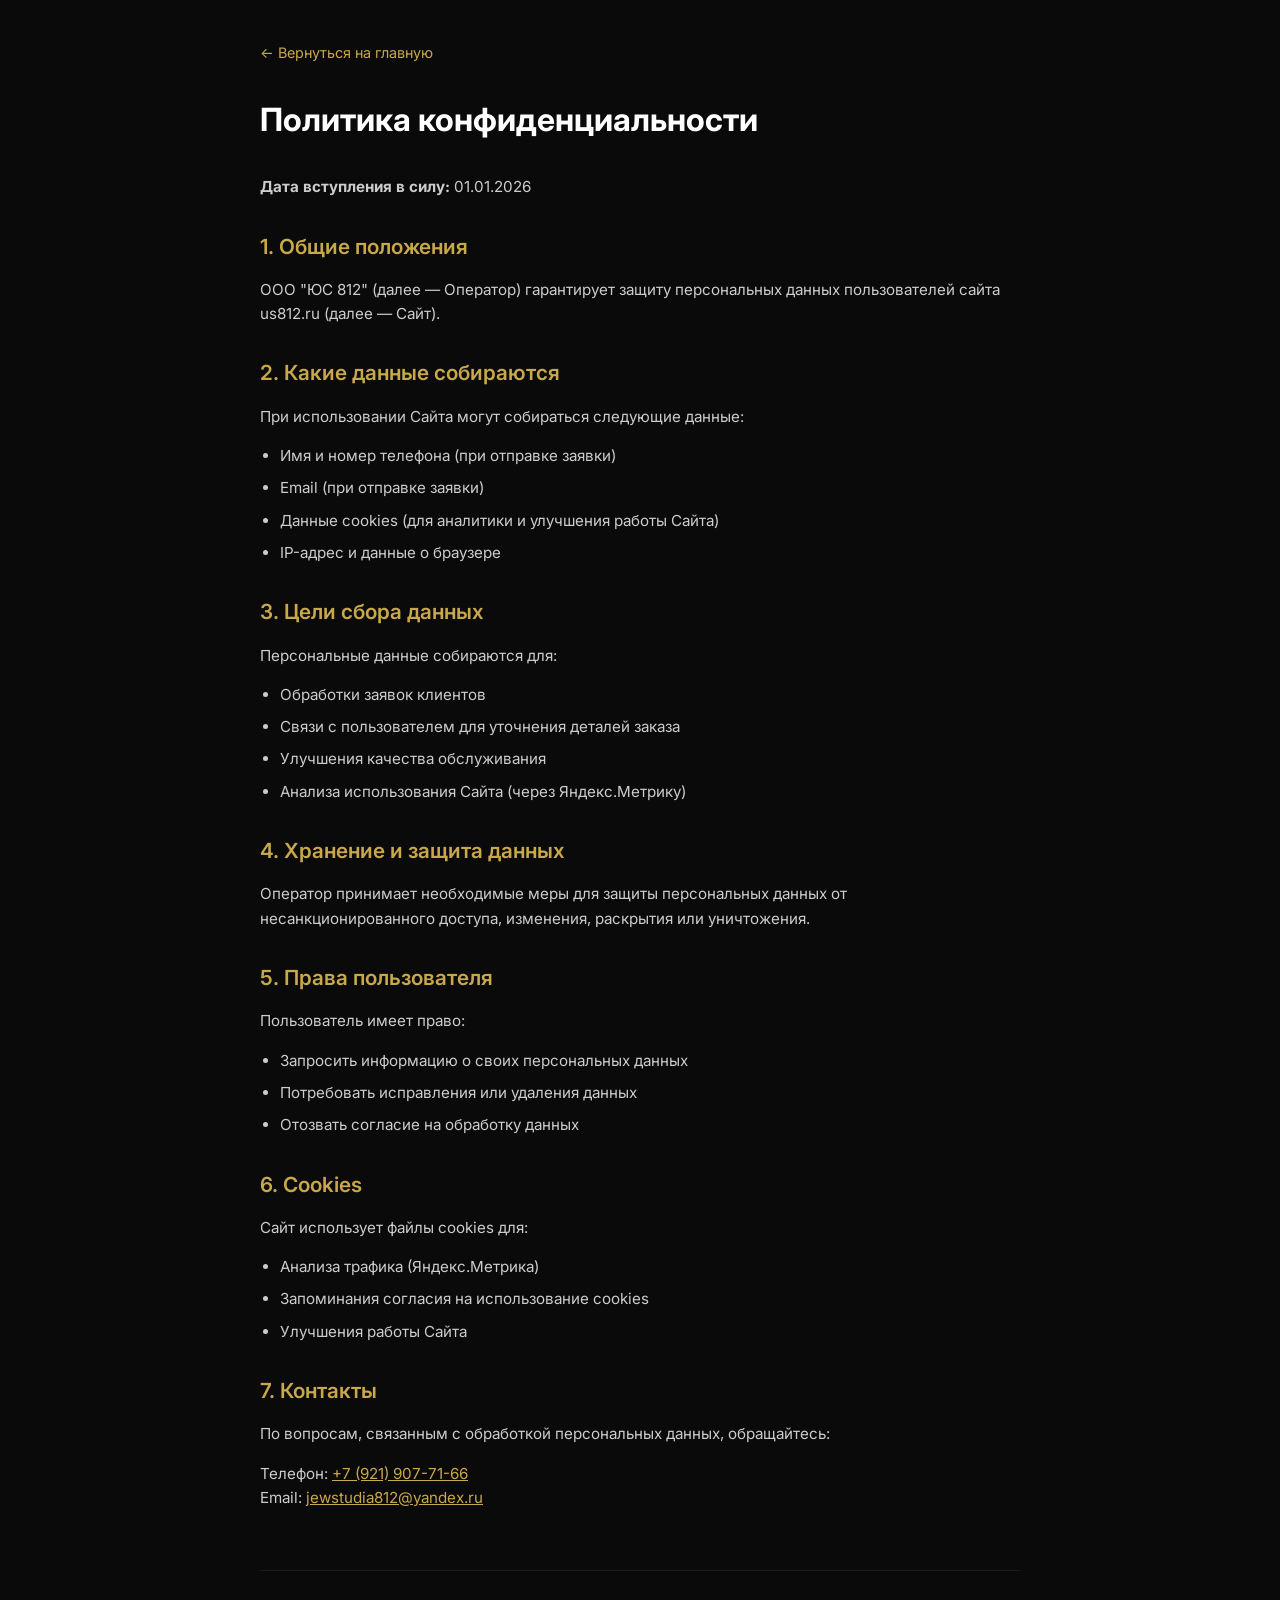
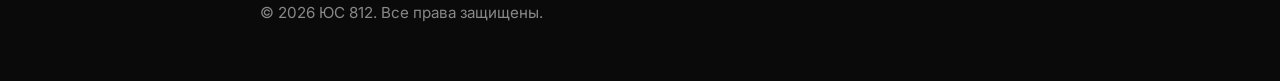
<file: privacy.html>
<!DOCTYPE html>
<html lang="ru">
<head>
    <meta charset="UTF-8">
    <meta name="viewport" content="width=device-width, initial-scale=1.0">
    <title>Политика конфиденциальности — ЮС 812</title>
    <link rel="preconnect" href="https://fonts.googleapis.com">
    <link rel="preconnect" href="https://fonts.gstatic.com" crossorigin>
    <link href="https://fonts.googleapis.com/css2?family=Inter:wght@300;400;500;600;700&display=swap" rel="stylesheet">
    <style>
        * {
            margin: 0;
            padding: 0;
            box-sizing: border-box;
        }
        
        body {
            font-family: 'Inter', sans-serif;
            background: #0a0a0a;
            color: #cccccc;
            line-height: 1.6;
        }
        
        .container {
            max-width: 800px;
            margin: 0 auto;
            padding: 40px 20px;
        }
        
        .back-link {
            display: inline-block;
            color: #c9a84c;
            text-decoration: none;
            margin-bottom: 30px;
            font-size: 0.9rem;
        }
        
        .back-link:hover {
            text-decoration: underline;
        }
        
        h1 {
            color: #ffffff;
            font-size: 2rem;
            margin-bottom: 30px;
            font-weight: 700;
        }
        
        h2 {
            color: #c9a84c;
            font-size: 1.3rem;
            margin: 30px 0 15px;
            font-weight: 600;
        }
        
        p {
            margin-bottom: 15px;
            font-size: 0.95rem;
        }
        
        ul {
            margin: 15px 0;
            padding-left: 20px;
        }
        
        li {
            margin-bottom: 8px;
            font-size: 0.95rem;
        }
        
        .footer {
            margin-top: 60px;
            padding-top: 30px;
            border-top: 1px solid rgba(201, 168, 76, 0.1);
            font-size: 0.85rem;
            color: #888888;
        }
    </style>
</head>
<body>
    <div class="container">
        <a href="index.html" class="back-link">← Вернуться на главную</a>
        
        <h1>Политика конфиденциальности</h1>
        
        <p><strong>Дата вступления в силу:</strong> 01.01.2026</p>
        
        <h2>1. Общие положения</h2>
        <p>ООО "ЮС 812" (далее — Оператор) гарантирует защиту персональных данных пользователей сайта us812.ru (далее — Сайт).</p>
        
        <h2>2. Какие данные собираются</h2>
        <p>При использовании Сайта могут собираться следующие данные:</p>
        <ul>
            <li>Имя и номер телефона (при отправке заявки)</li>
            <li>Email (при отправке заявки)</li>
            <li>Данные cookies (для аналитики и улучшения работы Сайта)</li>
            <li>IP-адрес и данные о браузере</li>
        </ul>
        
        <h2>3. Цели сбора данных</h2>
        <p>Персональные данные собираются для:</p>
        <ul>
            <li>Обработки заявок клиентов</li>
            <li>Связи с пользователем для уточнения деталей заказа</li>
            <li>Улучшения качества обслуживания</li>
            <li>Анализа использования Сайта (через Яндекс.Метрику)</li>
        </ul>
        
        <h2>4. Хранение и защита данных</h2>
        <p>Оператор принимает необходимые меры для защиты персональных данных от несанкционированного доступа, изменения, раскрытия или уничтожения.</p>
        
        <h2>5. Права пользователя</h2>
        <p>Пользователь имеет право:</p>
        <ul>
            <li>Запросить информацию о своих персональных данных</li>
            <li>Потребовать исправления или удаления данных</li>
            <li>Отозвать согласие на обработку данных</li>
        </ul>
        
        <h2>6. Cookies</h2>
        <p>Сайт использует файлы cookies для:</p>
        <ul>
            <li>Анализа трафика (Яндекс.Метрика)</li>
            <li>Запоминания согласия на использование cookies</li>
            <li>Улучшения работы Сайта</li>
        </ul>
        
        <h2>7. Контакты</h2>
        <p>По вопросам, связанным с обработкой персональных данных, обращайтесь:</p>
        <p>
            Телефон: <a href="tel:+79219077166" style="color: #c9a84c;">+7 (921) 907-71-66</a><br>
            Email: <a href="mailto:jewstudia812@yandex.ru" style="color: #c9a84c;">jewstudia812@yandex.ru</a>
        </p>
        
        <div class="footer">
            <p>© 2026 ЮС 812. Все права защищены.</p>
        </div>
    </div>
</body>
</html>
</file>
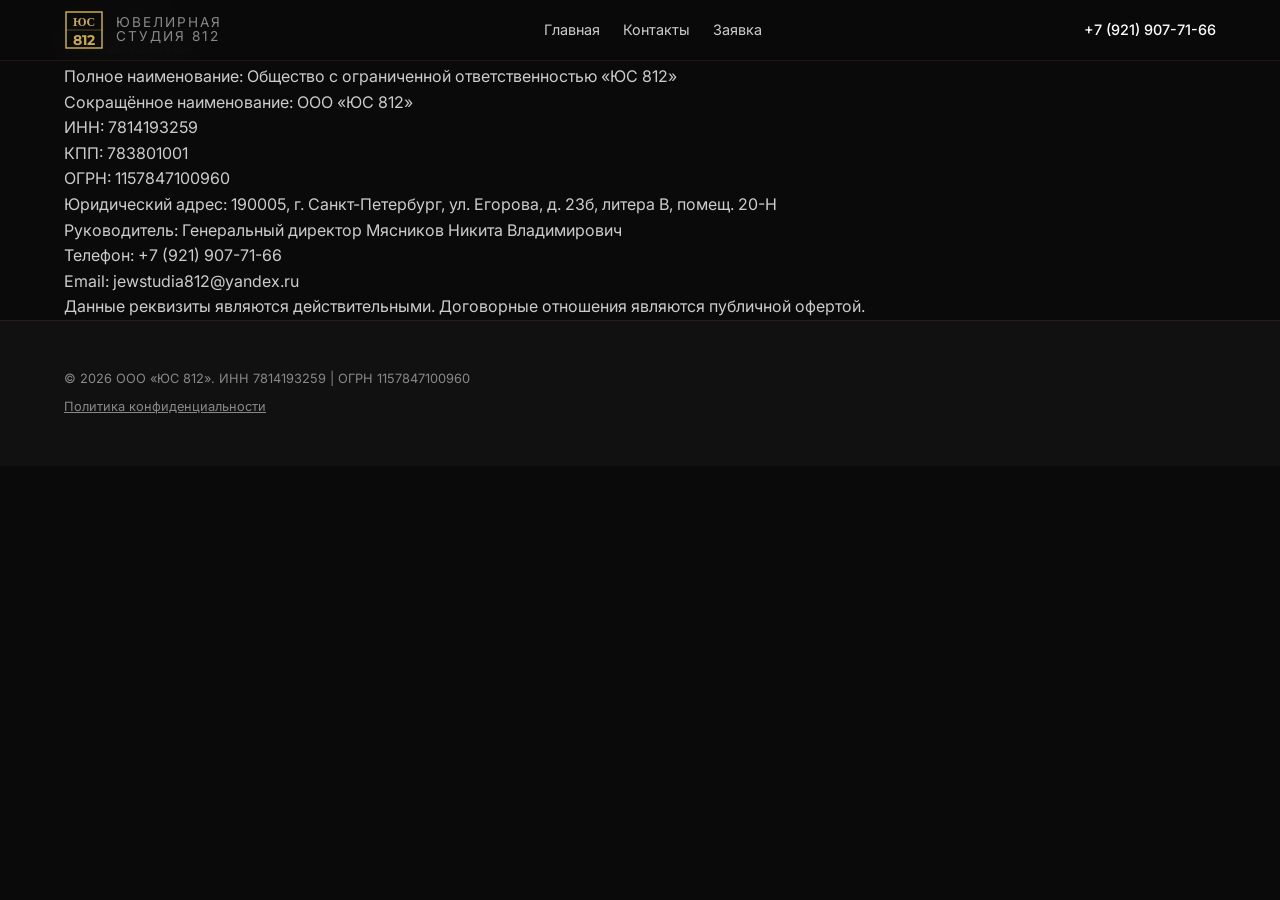
<file: requisites.html>
<!DOCTYPE html>
<html lang="ru">
<head>
    <meta charset="UTF-8">
    <meta name="viewport" content="width=device-width, initial-scale=1.0">
    <meta name="description" content="Реквизиты ООО ЮС 812 — юридическая информация для работы по договору">
    <title>Реквизиты — Ювелирная студия 812</title>
    <link rel="preconnect" href="https://fonts.googleapis.com">
    <link rel="preconnect" href="https://fonts.gstatic.com" crossorigin>
    <link href="https://fonts.googleapis.com/css2?family=Inter:wght@300;400;500;600;700&family=Montserrat:wght@400;500;600;700&display=swap" rel="stylesheet">
    <link rel="stylesheet" href="css/style.css">
</head>
<body>
    <header class="header" id="header">
        <div class="container">
            <div class="header__inner">
                <a href="index.html#top" class="header__logo" aria-label="Ювелирная Студия 812 — на главную">
                    <svg width="40" height="40" viewBox="0 0 40 40" fill="none" xmlns="http://www.w3.org/2000/svg">
                        <rect x="2" y="2" width="36" height="36" stroke="#c9a84c" stroke-width="1.5" fill="none"/>
                        <line x1="2" y1="20" x2="38" y2="20" stroke="#c9a84c" stroke-width="0.8" opacity="0.5"/>
                        <text x="20" y="16" text-anchor="middle" fill="#c9a84c" font-family="Playfair Display, serif" font-size="12" font-weight="600">ЮС</text>
                        <text x="20" y="35" text-anchor="middle" fill="#c9a84c" font-family="Montserrat, sans-serif" font-size="14" font-weight="700">812</text>
                    </svg>
                    <span class="header__logo-sub">
                        <span>Ювелирная</span>
                        <span>студия 812</span>
                    </span>
                </a>
                <nav class="header__nav" id="nav">
                    <a href="index.html" class="header__link">Главная</a>
                    <a href="index.html#contacts" class="header__link">Контакты</a>
                    <a href="index.html#form" class="header__link">Заявка</a>
                </nav>
                <a href="tel:+79219077166" class="header__phone">+7 (921) 907-71-66</a>
                <button class="burger" id="burger" aria-label="Меню">
                    <span></span><span></span><span></span>
                </button>
            </div>
        </div>
    </header>

    <section class="page-section">
        <div class="container">
            <a href="index.html" class="back-link">← На главную</a>
            <h1 class="page-title">Реквизиты</h1>
            
            <div class=" реквизиты-card">
                <div class="реквизиты-row">
                    <span class="реквизиты-label">Полное наименование:</span>
                    <span class="реквизиты-value">Общество с ограниченной ответственностью «ЮС 812»</span>
                </div>
                <div class="реквизиты-row">
                    <span class="реквизиты-label">Сокращённое наименование:</span>
                    <span class="реквизиты-value">ООО «ЮС 812»</span>
                </div>
                <div class="реквизиты-row">
                    <span class="реквизиты-label">ИНН:</span>
                    <span class="реквизиты-value">7814193259</span>
                </div>
                <div class="реквизиты-row">
                    <span class="реквизиты-label">КПП:</span>
                    <span class="реквизиты-value">783801001</span>
                </div>
                <div class="реквизиты-row">
                    <span class="реквизиты-label">ОГРН:</span>
                    <span class="реквизиты-value">1157847100960</span>
                </div>
                <div class="реквизиты-row">
                    <span class="реквизиты-label">Юридический адрес:</span>
                    <span class="реквизиты-value">190005, г. Санкт-Петербург, ул. Егорова, д. 23б, литера В, помещ. 20-Н</span>
                </div>
                <div class="реквизиты-row">
                    <span class="реквизиты-label">Руководитель:</span>
                    <span class="реквизиты-value">Генеральный директор Мясников Никита Владимирович</span>
                </div>
                <div class="реквизиты-row">
                    <span class="реквизиты-label">Телефон:</span>
                    <span class="реквизиты-value"><a href="tel:+79219077166">+7 (921) 907-71-66</a></span>
                </div>
                <div class="реквизиты-row">
                    <span class="реквизиты-label">Email:</span>
                    <span class="реквизиты-value"><a href="mailto:jewstudia812@yandex.ru">jewstudia812@yandex.ru</a></span>
                </div>
            </div>
            
            <div class="реквизиты-note">
                <p>Данные реквизиты являются действительными. Договорные отношения являются публичной офертой.</p>
            </div>
        </div>
    </section>

    <footer class="footer">
        <div class="container">
            <div class="footer__inner">
                <div class="footer__legal">
                    <p>© 2026 ООО «ЮС 812». ИНН 7814193259 | ОГРН 1157847100960</p>
                    <p><a href="privacy.html">Политика конфиденциальности</a></p>
                </div>
            </div>
        </div>
    </footer>

    <script src="js/main.js"></script>
</body>
</html>
</file>
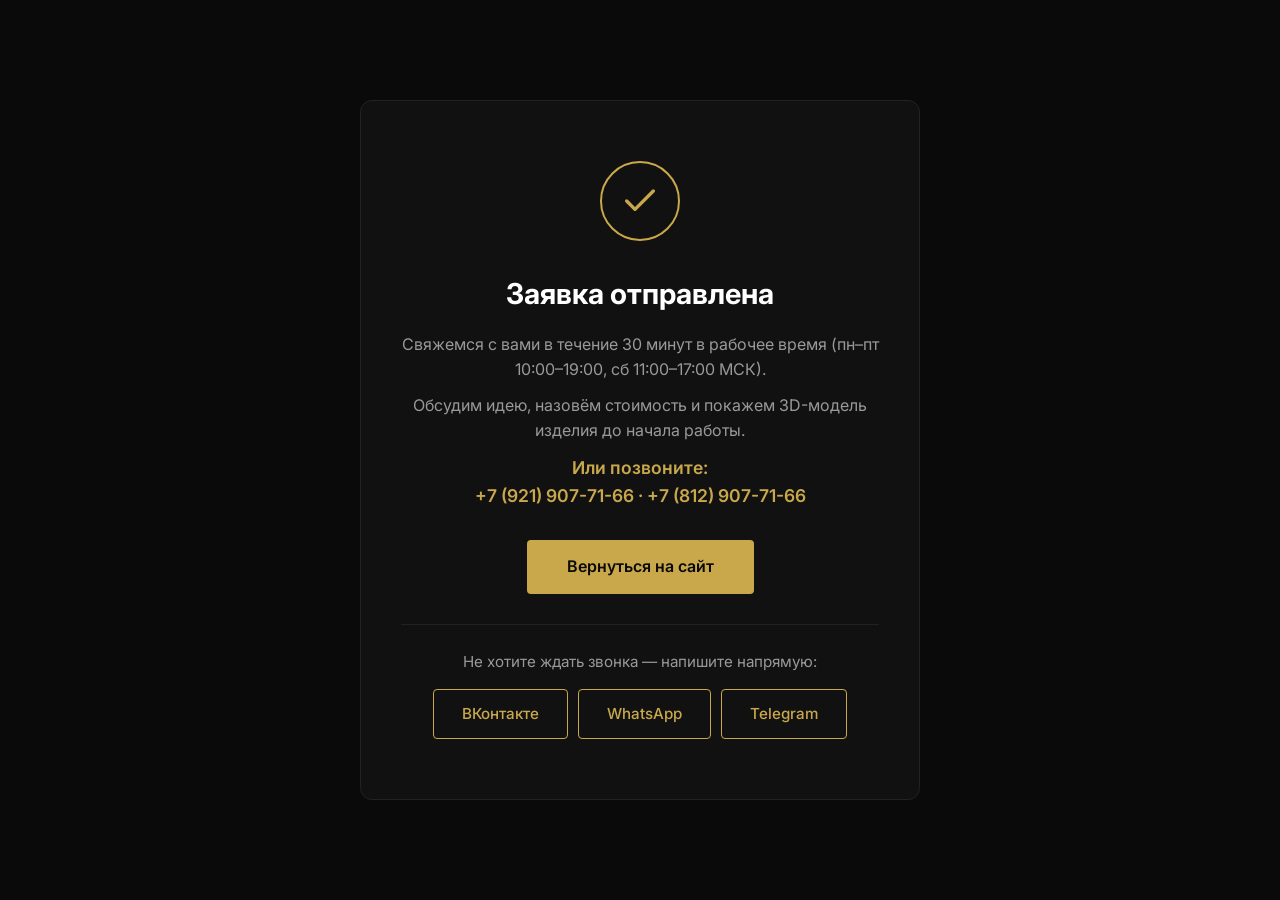
<file: thanks.html>
<!DOCTYPE html>
<html lang="ru">
<head>
    <meta charset="UTF-8">
    <meta name="viewport" content="width=device-width, initial-scale=1.0">
    <meta name="robots" content="noindex, follow">
    <title>Заявка отправлена — ЮС 812</title>
    <link rel="preconnect" href="https://fonts.googleapis.com">
    <link rel="preconnect" href="https://fonts.gstatic.com" crossorigin>
    <link href="https://fonts.googleapis.com/css2?family=Inter:wght@300;400;500;600;700&display=swap" rel="stylesheet">
    <style>
        * {
            margin: 0;
            padding: 0;
            box-sizing: border-box;
        }
        
        body {
            font-family: 'Inter', sans-serif;
            background: #0a0a0a;
            color: #cccccc;
            line-height: 1.6;
            min-height: 100vh;
            display: flex;
            align-items: center;
            justify-content: center;
            padding: 20px;
        }
        
        .thanks-card {
            max-width: 560px;
            width: 100%;
            background: #111111;
            border: 1px solid #222222;
            border-radius: 12px;
            padding: 60px 40px;
            text-align: center;
        }
        
        .thanks-icon {
            width: 80px;
            height: 80px;
            margin: 0 auto 30px;
            border: 2px solid #c9a84c;
            border-radius: 50%;
            display: flex;
            align-items: center;
            justify-content: center;
        }
        
        .thanks-icon svg {
            stroke: #c9a84c;
        }
        
        h1 {
            color: #ffffff;
            font-size: 1.8rem;
            margin-bottom: 15px;
            font-weight: 700;
        }
        
        .thanks-text {
            color: #999999;
            font-size: 1rem;
            margin-bottom: 10px;
        }
        
        .thanks-phone {
            color: #c9a84c;
            font-size: 1.1rem;
            font-weight: 600;
            margin-bottom: 30px;
        }
        
        .thanks-phone a {
            color: #c9a84c;
            text-decoration: none;
        }
        
        .btn {
            display: inline-block;
            padding: 14px 40px;
            background: #c9a84c;
            color: #0a0a0a;
            text-decoration: none;
            font-weight: 600;
            font-size: 1rem;
            border-radius: 4px;
            transition: background 0.3s;
        }
        
        .btn:hover {
            background: #d9b95c;
        }
        
        .btn-secondary {
            display: inline-block;
            margin-top: 15px;
            padding: 12px 40px;
            background: transparent;
            color: #c9a84c;
            border: 1px solid #c9a84c;
            text-decoration: none;
            font-weight: 500;
            font-size: 0.95rem;
            border-radius: 4px;
            transition: background 0.3s;
        }
        
        .btn-secondary:hover {
            background: rgba(201, 168, 76, 0.1);
        }
        
        .thanks-alt {
            margin-top: 30px;
            padding-top: 25px;
            border-top: 1px solid #222222;
        }
        
        .thanks-alt-title {
            color: #999999;
            font-size: 0.95rem;
            margin-bottom: 15px;
        }
        
        .thanks-alt-links {
            display: flex;
            flex-wrap: wrap;
            gap: 10px;
            justify-content: center;
        }
        
        .thanks-alt-links .btn-secondary {
            margin-top: 0;
            padding: 12px 28px;
        }
    </style>
    <!-- Яндекс.Метрика -->
    <script type="text/javascript">
(function(m,e,t,r,i,k,a){
m[i]=m[i]||function(){(m[i].a=m[i].a||[]).push(arguments)};
m[i].l=1*new Date();
for (var j = 0; j < document.scripts.length; j++) {if (document.scripts[j].src === r) { return; }}
k=e.createElement(t),a=e.getElementsByTagName(t)[0],k.async=1,k.src=r,a.parentNode.insertBefore(k,a)
})(window, document,'script','https://mc.yandex.ru/metrika/tag.js?id=112416476', 'ym');
ym(112416476, 'init', {ssr:true, webvisor:true, clickmap:true, ecommerce:"dataLayer", referrer: document.referrer, url: location.href, accurateTrackBounce:true, trackLinks:true});
</script>
<noscript><div><img src="https://mc.yandex.ru/watch/112416476" style="position:absolute; left:-9999px;" alt="" /></div></noscript>
</head>
<body>
    <div class="thanks-card">
        <div class="thanks-icon">
            <svg width="40" height="40" viewBox="0 0 24 24" fill="none" stroke-width="2" stroke-linecap="round" stroke-linejoin="round"><polyline points="20 6 9 17 4 12"/></svg>
        </div>
        <h1>Заявка отправлена</h1>
        <p class="thanks-text">Свяжемся с вами в течение 30 минут в рабочее время (пн–пт 10:00–19:00, сб 11:00–17:00 МСК).</p>
        <p class="thanks-text">Обсудим идею, назовём стоимость и покажем 3D-модель изделия до начала работы.</p>
        <p class="thanks-phone">Или позвоните:<br>
            <a href="tel:+79219077166">+7 (921) 907-71-66</a> · <a href="tel:+78129077166">+7 (812) 907-71-66</a>
        </p>
        <a href="/" class="btn">Вернуться на сайт</a>
        <div class="thanks-alt">
            <p class="thanks-alt-title">Не хотите ждать звонка — напишите напрямую:</p>
            <div class="thanks-alt-links">
                <a href="https://vk.com/id542702214" class="btn-secondary" target="_blank" rel="noopener">ВКонтакте</a>
                <a href="https://wa.me/79219077166" class="btn-secondary" target="_blank" rel="noopener">WhatsApp</a>
                <a href="https://t.me/GoldMasterSPB" class="btn-secondary" target="_blank" rel="noopener">Telegram</a>
            </div>
        </div>
    </div>
</body>
</html>
</file>
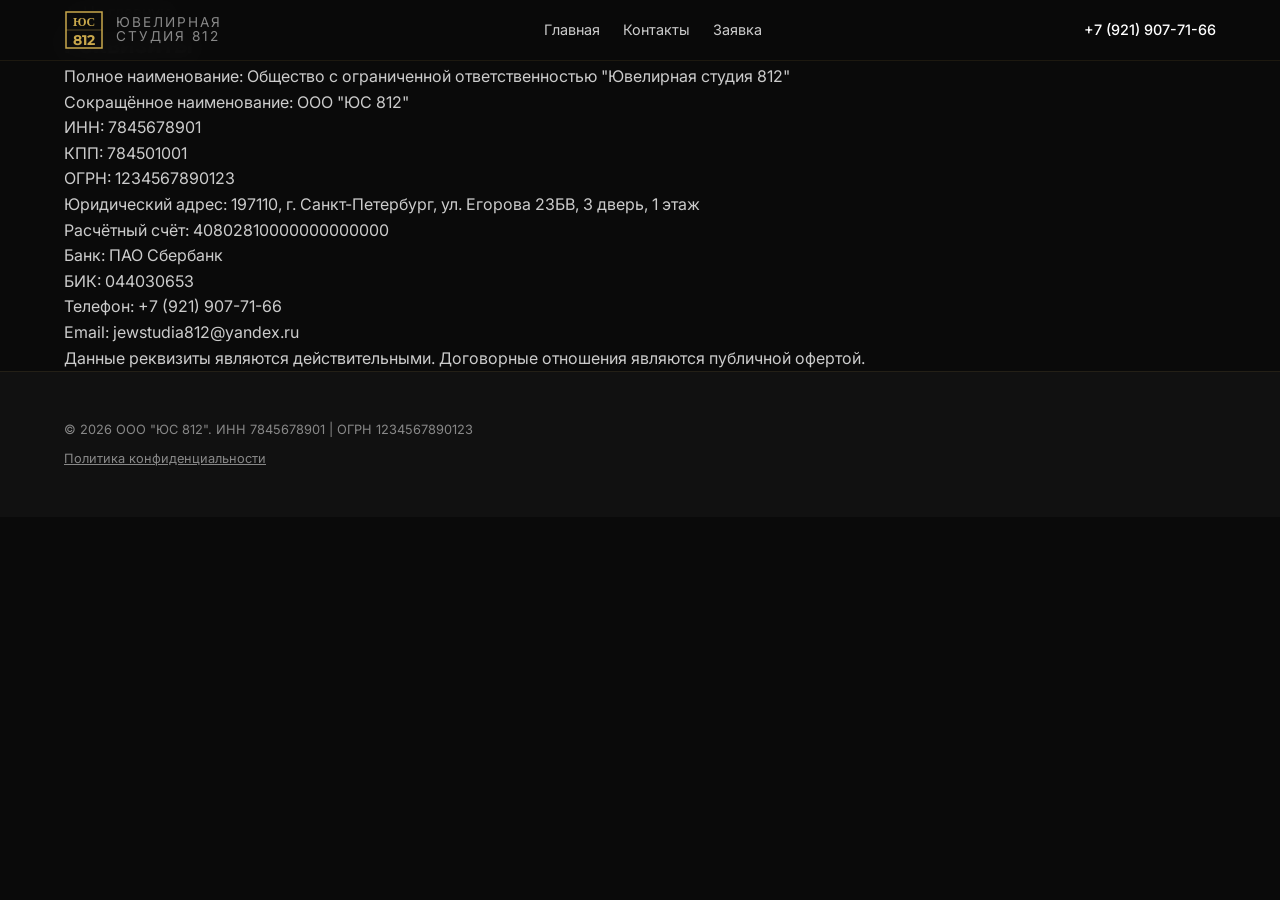
<file: реквизиты.html>
<!DOCTYPE html>
<html lang="ru">
<head>
    <meta charset="UTF-8">
    <meta name="viewport" content="width=device-width, initial-scale=1.0">
    <meta name="description" content="Реквизиты ООО ЮС 812 — юридическая информация для работы по договору">
    <title>Реквизиты — Ювелирная студия 812</title>
    <link rel="preconnect" href="https://fonts.googleapis.com">
    <link rel="preconnect" href="https://fonts.gstatic.com" crossorigin>
    <link href="https://fonts.googleapis.com/css2?family=Inter:wght@300;400;500;600;700&family=Montserrat:wght@400;500;600;700&display=swap" rel="stylesheet">
    <link rel="stylesheet" href="css/style.css">
</head>
<body>
    <header class="header" id="header">
        <div class="container">
            <div class="header__inner">
                <a href="index.html" class="header__logo">
                    <svg width="40" height="40" viewBox="0 0 40 40" fill="none" xmlns="http://www.w3.org/2000/svg">
                        <rect x="2" y="2" width="36" height="36" stroke="#c9a84c" stroke-width="1.5" fill="none"/>
                        <line x1="2" y1="20" x2="38" y2="20" stroke="#c9a84c" stroke-width="0.8" opacity="0.5"/>
                        <text x="20" y="16" text-anchor="middle" fill="#c9a84c" font-family="Playfair Display, serif" font-size="12" font-weight="600">ЮС</text>
                        <text x="20" y="35" text-anchor="middle" fill="#c9a84c" font-family="Montserrat, sans-serif" font-size="14" font-weight="700">812</text>
                    </svg>
                    <span class="header__logo-sub">
                        <span>Ювелирная</span>
                        <span>студия 812</span>
                    </span>
                </a>
                <nav class="header__nav" id="nav">
                    <a href="index.html" class="header__link">Главная</a>
                    <a href="index.html#contacts" class="header__link">Контакты</a>
                    <a href="index.html#form" class="header__link">Заявка</a>
                </nav>
                <a href="tel:+79219077166" class="header__phone">+7 (921) 907-71-66</a>
                <button class="burger" id="burger" aria-label="Меню">
                    <span></span><span></span><span></span>
                </button>
            </div>
        </div>
    </header>

    <section class="page-section">
        <div class="container">
            <a href="index.html" class="back-link">← На главную</a>
            <h1 class="page-title">Реквизиты</h1>
            
            <div class=" реквизиты-card">
                <div class="реквизиты-row">
                    <span class="реквизиты-label">Полное наименование:</span>
                    <span class="реквизиты-value">Общество с ограниченной ответственностью "Ювелирная студия 812"</span>
                </div>
                <div class="реквизиты-row">
                    <span class="реквизиты-label">Сокращённое наименование:</span>
                    <span class="реквизиты-value">ООО "ЮС 812"</span>
                </div>
                <div class="реквизиты-row">
                    <span class="реквизиты-label">ИНН:</span>
                    <span class="реквизиты-value">7845678901</span>
                </div>
                <div class="реквизиты-row">
                    <span class="реквизиты-label">КПП:</span>
                    <span class="реквизиты-value">784501001</span>
                </div>
                <div class="реквизиты-row">
                    <span class="реквизиты-label">ОГРН:</span>
                    <span class="реквизиты-value">1234567890123</span>
                </div>
                <div class="реквизиты-row">
                    <span class="реквизиты-label">Юридический адрес:</span>
                    <span class="реквизиты-value">197110, г. Санкт-Петербург, ул. Егорова 23БВ, 3 дверь, 1 этаж</span>
                </div>
                <div class="реквизиты-row">
                    <span class="реквизиты-label">Расчётный счёт:</span>
                    <span class="реквизиты-value">40802810000000000000</span>
                </div>
                <div class="реквизиты-row">
                    <span class="реквизиты-label">Банк:</span>
                    <span class="реквизиты-value">ПАО Сбербанк</span>
                </div>
                <div class="реквизиты-row">
                    <span class="реквизиты-label">БИК:</span>
                    <span class="реквизиты-value">044030653</span>
                </div>
                <div class="реквизиты-row">
                    <span class="реквизиты-label">Телефон:</span>
                    <span class="реквизиты-value"><a href="tel:+79219077166">+7 (921) 907-71-66</a></span>
                </div>
                <div class="реквизиты-row">
                    <span class="реквизиты-label">Email:</span>
                    <span class="реквизиты-value"><a href="mailto:jewstudia812@yandex.ru">jewstudia812@yandex.ru</a></span>
                </div>
            </div>
            
            <div class="реквизиты-note">
                <p>Данные реквизиты являются действительными. Договорные отношения являются публичной офертой.</p>
            </div>
        </div>
    </section>

    <footer class="footer">
        <div class="container">
            <div class="footer__inner">
                <div class="footer__legal">
                    <p>© 2026 ООО "ЮС 812". ИНН 7845678901 | ОГРН 1234567890123</p>
                    <p><a href="privacy.html">Политика конфиденциальности</a></p>
                </div>
            </div>
        </div>
    </footer>

    <script src="js/main.js"></script>
</body>
</html>
</file>
<file: css/style.css>
/* ===================================
   ЮС 812 — Ювелирная студия
   Главная таблица стилей
   =================================== */

/* ===== CSS Variables ===== */
:root {
    /* Colors */
    --color-black: #0a0a0a;
    --color-dark: #111111;
    --color-dark-light: #1a1a1a;
    --color-gray-dark: #2a2a2a;
    --color-gray: #888888;
    --color-gray-light: #cccccc;
    --color-white: #ffffff;
    --color-gold: #c9a84c;
    --color-gold-light: #d4b76a;
    --color-gold-dark: #a88a3a;
    --color-gold-gradient: linear-gradient(135deg, #c9a84c 0%, #d4b76a 50%, #c9a84c 100%);
    
    /* Typography */
    --font-primary: 'Inter', -apple-system, BlinkMacSystemFont, sans-serif;
    --font-heading: 'Montserrat', -apple-system, BlinkMacSystemFont, sans-serif;
    
    /* Spacing */
    --spacing-xs: 0.5rem;
    --spacing-sm: 1rem;
    --spacing-md: 1.5rem;
    --spacing-lg: 2rem;
    --spacing-xl: 3rem;
    --spacing-2xl: 4rem;
    --spacing-3xl: 6rem;
    
    /* Layout */
    --container-max: 1200px;
    --border-radius: 8px;
    --border-radius-lg: 12px;
    /* Высота шапки: нужна, чтобы мобильное меню и отступ Hero были привязаны
       к фактической высоте header, а не к магической цифре. */
    --header-h: 60px;

    
    /* Transitions */
    --transition-fast: 0.2s ease;
    --transition-normal: 0.3s ease;
    --transition-slow: 0.5s ease;
}

/* ===== Reset & Base ===== */
*,
*::before,
*::after {
    margin: 0;
    padding: 0;
    box-sizing: border-box;
}

html {
    scroll-behavior: smooth;
    font-size: 16px;
    position: relative;
    z-index: 0;
}

body {
    font-family: var(--font-primary);
    background-color: var(--color-black);
    color: var(--color-gray-light);
    line-height: 1.6;
    overflow-x: hidden;
    position: relative;
    z-index: 1;
}

a {
    color: inherit;
    text-decoration: none;
    transition: color var(--transition-fast);
}

ul {
    list-style: none;
}

img {
    max-width: 100%;
    height: auto;
    display: block;
}

button {
    font-family: inherit;
    cursor: pointer;
    border: none;
    background: none;
}

input,
textarea {
    font-family: inherit;
    font-size: inherit;
}

/* ===== Container ===== */
.container {
    max-width: var(--container-max);
    margin: 0 auto;
    padding: 0 var(--spacing-md);
}

/* ===== Section Styles ===== */
.section-title {
    font-family: var(--font-heading);
    font-size: 2rem;
    font-weight: 700;
    color: var(--color-white);
    text-align: center;
    margin-bottom: var(--spacing-xs);
}

.section-subtitle {
    text-align: center;
    color: var(--color-gray);
    margin-bottom: var(--spacing-2xl);
    font-size: 1rem;
}

/* ===== Buttons ===== */
.btn {
    display: inline-flex;
    align-items: center;
    justify-content: center;
    padding: 0.875rem 2rem;
    font-family: var(--font-heading);
    font-weight: 600;
    font-size: 0.95rem;
    border-radius: var(--border-radius);
    transition: all var(--transition-normal);
    text-transform: uppercase;
    letter-spacing: 0.5px;
}

.btn--gold {
    background: var(--color-gold-gradient);
    color: var(--color-black);
    border: 2px solid var(--color-gold);
}

.btn--gold:hover {
    background: var(--color-gold-light);
    border-color: var(--color-gold-light);
    transform: translateY(-2px);
    box-shadow: 0 8px 25px rgba(201, 168, 76, 0.3);
}

.btn--outline {
    background: transparent;
    color: var(--color-gold);
    border: 2px solid var(--color-gold);
}

.btn--outline:hover {
    background: var(--color-gold);
    color: var(--color-black);
}

.btn--small {
    padding: 0.625rem 1.25rem;
    font-size: 0.8rem;
}

.btn--large {
    padding: 1.125rem 2.5rem;
    font-size: 1rem;
}

/* ===== Header ===== */
.header {
    position: fixed;
    top: 0;
    left: 0;
    right: 0;
    z-index: 1000;
    background: rgba(10, 10, 10, 0.95);
    backdrop-filter: blur(10px);
    border-bottom: 1px solid rgba(201, 168, 76, 0.1);
    transition: all var(--transition-normal);
}

.header.scrolled {
    box-shadow: 0 2px 20px rgba(0, 0, 0, 0.5);
}

.header__inner {
    display: flex;
    align-items: center;
    justify-content: space-between;
    min-height: var(--header-h);
    padding: 0.5rem 0;
    gap: var(--spacing-sm);
}

.header__logo {
    display: flex;
    flex-direction: row;
    align-items: center;
    gap: 12px;
    flex-shrink: 0;
}

.header__logo-sub {
    font-size: 0.85rem;
    color: var(--color-gray);
    letter-spacing: 2px;
    text-transform: uppercase;
    line-height: 1;
    white-space: nowrap;
}

.header__logo-sub span {
    display: block;
}

.header__nav {
    display: none;
    gap: clamp(0.75rem, 1.8vw, 1.5rem);
}

.header__link {
    font-size: 0.9rem;
    color: var(--color-gray-light);
    transition: color var(--transition-fast);
    white-space: nowrap;
}

.header__link:hover {
    color: var(--color-gold);
}

.header__contacts {
    display: flex;
    align-items: center;
    gap: var(--spacing-sm);
    flex-shrink: 0;
}

.header__phone {
    font-size: 0.9rem;
    color: var(--color-white);
    font-weight: 500;
    /* Номер должен читаться одной строкой: перенос «+7 (921) / 907- / 71-66»
       превращает телефон в мусор и убивает кликабельность. */
    white-space: nowrap;
}

.header__phone:hover {
    color: var(--color-gold);
}

.burger {
    display: flex;
    flex-direction: column;
    gap: 5px;
    padding: 9px 8px;
    border: 1px solid rgba(201, 168, 76, 0.35);
    border-radius: var(--border-radius);
    background: rgba(201, 168, 76, 0.06);
}


.burger span {
    display: block;
    width: 25px;
    height: 2px;
    background: var(--color-gold);
    transition: all var(--transition-normal);
}

.burger.active span:nth-child(1) {
    transform: rotate(45deg) translate(5px, 5px);
}

.burger.active span:nth-child(2) {
    opacity: 0;
}

.burger.active span:nth-child(3) {
    transform: rotate(-45deg) translate(5px, -5px);
}

/* ===== Hero Section ===== */
.hero {
    position: relative;
    /* На мобильном высота по контенту: 100vh + 5 блоков давали первый экран,
       где CTA не влезал без скролла. На десктопе прежнее поведение. */
    min-height: auto;
    display: flex;
    align-items: center;
    padding: calc(var(--header-h) + 1.25rem) 0 1.75rem;
    overflow: hidden;
    z-index: 10;
}

.hero__bg {
    position: absolute;
    top: 0;
    left: 0;
    right: 0;
    bottom: 0;
    z-index: 1;
}

.hero__bg img {
    width: 100%;
    height: 100%;
    object-fit: cover;
    object-position: center;
}

.hero__bg::after {
    content: '';
    position: absolute;
    top: 0;
    left: 0;
    right: 0;
    bottom: 0;
    background: linear-gradient(135deg, rgba(10, 10, 10, 0.92) 0%, rgba(17, 17, 17, 0.85) 50%, rgba(10, 10, 10, 0.92) 100%);
    z-index: 2;
}

/* Мобильный hero: две ручки читаемости фона — прозрачность вуали ниже и
   brightness фотографии в .hero__bg img. Это ЕДИНСТВЕННЫЕ два места, которые
   регулируют «насколько видна печатка» на мобильном; desktop-оверлей — в
   базовом правиле .hero__bg::after выше и отсюда не зависит.
   Текущие значения: худший контраст текста 5.08:1 (geo на 320px), порог
   WCAG AA — 4.5:1, дальше осветлять только с перезамером:
       python tools/hero_metrics.py
   Подробности, пределы и рецепты отката — HERO-TUNING.md. */
@media (max-width: 767px) {
    .hero__bg::after {
        background: linear-gradient(180deg, rgba(10, 10, 10, 0.84) 0%, rgba(10, 10, 10, 0.78) 45%, rgba(10, 10, 10, 0.84) 100%);
    }

    /* Печатка на мобильном читалась как почти чёрный декор: фон слегка осветлён,
       чтобы изделие было узнаваемо на первом экране. Фильтр ДЕЙСТВИТЕЛЬНО только
       на <img>: на .hero__bg он осветлил бы и вуаль (::after наследует фильтр
       родителя), и правка визуально обнулилась бы. */
    .hero__bg img {
        filter: brightness(1.18);
    }


    /* Гео-строка на мобильном занимает 2–3 строки: пилюля с border-radius
       на многострочном тексте выглядит сломанной, поэтому здесь она
       превращается в строку с золотой чертой слева. */
    .hero__geo {
        display: block;
        background: none;
        border: none;
        border-left: 2px solid rgba(201, 168, 76, 0.6);
        border-radius: 0;
        padding: 0.15rem 0 0.15rem 0.7rem;
    }
}


.hero__content {
    position: relative;
    z-index: 2;
    max-width: 700px;
}



.hero__title {
    font-family: var(--font-heading);
    /* Читаемость важнее декоративного масштаба: на мобильном H1 уменьшен
       примерно на 15% и переносится естественным образом (br скрыт до 480px). */
    font-size: 1.9rem;
    font-weight: 700;
    color: var(--color-white);
    line-height: 1.18;
    letter-spacing: -0.01em;
    margin-bottom: var(--spacing-sm);
}

.hero__title-br {
    display: none;
}

.hero__subtitle {
    font-size: 1.05rem;
    /* Было #888 на фотографии — контраст на грани WCAG для обычного текста. */
    color: var(--color-gray-light);
    margin-bottom: var(--spacing-sm);
    line-height: 1.55;
    max-width: 34ch;
}

/* Гео-уточнение: производство в СПб + работа дистанционно. Снимает главный
   вопрос посетителя из региона (по семантике запросов их большинство). */
.hero__geo {
    display: inline-block;
    font-size: 0.88rem;
    color: var(--color-gold-light);
    background: rgba(10, 10, 10, 0.5);
    border: 1px solid rgba(201, 168, 76, 0.3);
    border-radius: 999px;
    padding: 0.35rem 0.9rem;
    margin-bottom: var(--spacing-sm);
    line-height: 1.4;
}

/* Главная мысль для региона: в Петербург ехать не нужно */
.hero__geo strong {
    color: var(--color-white);
    font-weight: 600;
}

/* Цена на первом экране = фильтр аудитории + признак честности.
    Не крупный акцент, а строка под оффером. */
.hero__price {
    font-size: 0.95rem;
    color: var(--color-gray-light);
    margin-bottom: var(--spacing-md);
    line-height: 1.45;
}

.hero__price strong {
    font-family: var(--font-heading);
    font-weight: 700;
    font-size: 1.05rem;
    color: var(--color-gold);
}

/* CTA-иерархия: одна доминирующая кнопка + подпись срока ответа +
   вторичная текстовая ссылка на VK (не конкурирует с primary цветом и размером). */
.hero__cta {
    display: flex;
    flex-direction: column;
    align-items: flex-start;
    gap: 0.55rem;
    margin-bottom: var(--spacing-md);
}

.hero__cta .btn--gold {
    width: 100%;
}

.hero__cta-note {
    font-size: 0.82rem;
    color: var(--color-gray-light);
    line-height: 1.4;
}

.hero__vk {
    display: inline-flex;
    align-items: center;
    gap: 0.4rem;
    font-size: 0.92rem;
    color: var(--color-gold);
    border-bottom: 1px dashed rgba(201, 168, 76, 0.45);
    padding-bottom: 1px;
    transition: color var(--transition-fast), border-color var(--transition-fast);
}

.hero__vk:hover {
    color: var(--color-white);
    border-bottom-color: var(--color-white);
}

.hero-triggers {
    display: flex;
    flex-wrap: wrap;
    gap: 0.4rem 0.5rem;
    color: var(--color-gray-light);
    font-size: 0.82rem;
    align-items: center;
}

.hero-triggers span {
    display: inline-flex;
    align-items: center;
    gap: 4px;
}

.hero-triggers span:nth-child(2),
.hero-triggers span:nth-child(4),
.hero-triggers span:nth-child(6),
.hero-triggers span:nth-child(8) {
    color: var(--color-gold);
    opacity: 0.5;
}

/* Рейтинг-ссылка в строке триггеров: соцдоказательство рядом с CTA */
.hero-triggers__rating {
    display: inline-flex;
    align-items: center;
    gap: 4px;
    color: var(--color-gold);
    border-bottom: 1px dashed rgba(201, 168, 76, 0.45);
    transition: color 0.2s ease, border-color 0.2s ease;
}

.hero-triggers__rating:hover {
    color: var(--color-white);
    border-bottom-color: var(--color-white);
}


/* ===== Benefits Section ===== */
.benefits {
    padding: var(--spacing-3xl) 0;
    background: var(--color-dark);
}

.benefits__grid {
    display: grid;
    grid-template-columns: 1fr;
    gap: var(--spacing-lg);
}

.benefit-card {
    background: var(--color-dark-light);
    padding: var(--spacing-xl);
    border-radius: var(--border-radius-lg);
    border: 1px solid rgba(201, 168, 76, 0.1);
    transition: all var(--transition-normal);
}

.benefit-card:hover {
    border-color: rgba(201, 168, 76, 0.3);
    transform: translateY(-5px);
    box-shadow: 0 10px 30px rgba(0, 0, 0, 0.3);
}

.benefit-card__icon {
    color: var(--color-gold);
    margin-bottom: var(--spacing-md);
}

.benefit-card__title {
    font-family: var(--font-heading);
    font-size: 1.25rem;
    font-weight: 600;
    color: var(--color-white);
    margin-bottom: var(--spacing-sm);
}

.benefit-card__text {
    color: var(--color-gray);
    font-size: 0.95rem;
    line-height: 1.6;
}

/* ===== Services Section ===== */
.services {
    padding: var(--spacing-3xl) 0;
    background: var(--color-black);
}

.services__grid {
    display: grid;
    grid-template-columns: 1fr;
    gap: var(--spacing-xl);
}

.service-card {
    background: var(--color-dark);
    border-radius: var(--border-radius-lg);
    overflow: hidden;
    border: 1px solid rgba(201, 168, 76, 0.1);
    transition: all var(--transition-normal);
    display: flex;
    flex-direction: column;
}

.service-card:hover {
    border-color: rgba(201, 168, 76, 0.3);
    transform: translateY(-5px);
}

.service-card__image {
    height: 200px;
    background: var(--color-gray-dark);
    display: flex;
    align-items: center;
    justify-content: center;
    overflow: hidden;
    flex-shrink: 0;
}

.service-card__image img {
    width: 100%;
    height: 100%;
    object-fit: cover;
}

.service-card__placeholder {
    color: var(--color-gray);
    font-size: 0.9rem;
    text-align: center;
    padding: var(--spacing-md);
}

.service-card__title {
    font-family: var(--font-heading);
    font-size: 1.25rem;
    font-weight: 600;
    color: var(--color-white);
    padding: var(--spacing-lg);
    flex-shrink: 0;
}

.service-card__text {
    padding: 0 var(--spacing-lg);
    color: var(--color-gray);
    font-size: 0.95rem;
    line-height: 1.6;
    flex-shrink: 0;
}

.service-card__list {
    padding: 0 var(--spacing-lg);
    flex: 1;
}

.service-card__list li {
    padding: 0.5rem 0;
    color: var(--color-gray-light);
    font-size: 0.9rem;
    padding-left: 1.5rem;
    position: relative;
}

.service-card__list li::before {
    content: '✓';
    position: absolute;
    left: 0;
    color: var(--color-gold);
    font-weight: bold;
}

.service-card .btn {
    margin: 0;
    padding: 1rem 1.5rem;
    width: 100%;
    display: flex;
    align-items: center;
    justify-content: center;
    min-height: 50px;
    flex-shrink: 0;
    border-radius: 0;
    border-top: 1px solid rgba(201, 168, 76, 0.1);
}

.service-card .btn {
    margin: 0;
    padding: 1rem 1.5rem;
    width: 100%;
    display: flex;
    align-items: center;
    justify-content: center;
    min-height: 50px;
    flex-shrink: 0;
    border-radius: 0;
    border-top: 1px solid rgba(201, 168, 76, 0.1);
}

.service-card:hover {
    border-color: rgba(201, 168, 76, 0.3);
    transform: translateY(-5px);
}

.service-card__image {
    height: 200px;
    background: var(--color-gray-dark);
    display: flex;
    align-items: center;
    justify-content: center;
    overflow: hidden;
}

.service-card__image img {
    width: 100%;
    height: 100%;
    object-fit: cover;
}

.service-card__placeholder {
    color: var(--color-gray);
    font-size: 0.9rem;
    text-align: center;
    padding: var(--spacing-md);
}

.service-card__title {
    font-family: var(--font-heading);
    font-size: 1.25rem;
    font-weight: 600;
    color: var(--color-white);
    padding: var(--spacing-lg) var(--spacing-lg) var(--spacing-sm);
}

.service-card__text {
    padding: 0 var(--spacing-lg);
    color: var(--color-gray);
    font-size: 0.95rem;
    line-height: 1.6;
}

.service-card__list {
    padding: var(--spacing-sm) var(--spacing-lg);
    flex: 1;
}

.service-card__list li {
    padding: 0.5rem 0;
    color: var(--color-gray-light);
    font-size: 0.9rem;
    padding-left: 1.5rem;
    position: relative;
}

.service-card__list li::before {
    content: '✓';
    position: absolute;
    left: 0;
    color: var(--color-gold);
    font-weight: bold;
}

.service-card .btn {
    margin: 0;
    width: 100%;
    display: flex;
    align-items: center;
    justify-content: center;
    min-height: 50px;
    flex-shrink: 0;
    border-radius: 0;
}

/* ===== Remote Orders Section ===== */
.remote-orders {
    padding: var(--spacing-3xl) 0;
    background: var(--color-dark);
}

.remote-cards {
    display: grid;
    grid-template-columns: 1fr;
    gap: var(--spacing-xl);
    margin-bottom: var(--spacing-3xl);
}

.remote-card {
    background: rgba(201, 168, 76, 0.05);
    border: 1px solid rgba(201, 168, 76, 0.15);
    border-radius: var(--border-radius-lg);
    padding: var(--spacing-xl);
    transition: all var(--transition-normal);
}

.remote-card:hover {
    border-color: var(--color-gold);
    transform: translateY(-4px);
}

.remote-card__icon {
    margin-bottom: var(--spacing-md);
}

.remote-card__title {
    font-family: var(--font-heading);
    font-size: 1.25rem;
    font-weight: 600;
    color: var(--color-gold);
    margin-bottom: var(--spacing-sm);
}

.remote-card__text {
    color: var(--color-gray-light);
    line-height: 1.6;
}

.remote-steps {
    margin-bottom: var(--spacing-3xl);
}

.remote-steps__title {
    font-family: var(--font-heading);
    font-size: 1.5rem;
    font-weight: 600;
    color: var(--color-gold);
    margin-bottom: var(--spacing-xl);
    text-align: center;
}

.remote-steps__list {
    counter-reset: step-counter;
    list-style: none;
    padding: 0;
}

.remote-steps__list li {
    position: relative;
    padding: var(--spacing-md) var(--spacing-md) var(--spacing-md) 4rem;
    margin-bottom: var(--spacing-md);
    background: rgba(201, 168, 76, 0.03);
    border: 1px solid rgba(201, 168, 76, 0.1);
    border-radius: var(--border-radius);
    color: var(--color-gray-light);
    line-height: 1.6;
    counter-increment: step-counter;
}

.remote-steps__list li::before {
    content: counter(step-counter);
    position: absolute;
    left: var(--spacing-md);
    top: var(--spacing-md);
    width: 2.5rem;
    height: 2.5rem;
    background: var(--color-gold);
    color: var(--color-black);
    border-radius: 50%;
    display: flex;
    align-items: center;
    justify-content: center;
    font-weight: 700;
    font-size: 1rem;
}

.remote-steps__list li strong {
    color: var(--color-gold);
}

.remote-cta {
    text-align: center;
    padding: var(--spacing-2xl);
    background: rgba(201, 168, 76, 0.05);
    border: 1px solid rgba(201, 168, 76, 0.2);
    border-radius: var(--border-radius-lg);
}

.remote-cta__text {
    color: var(--color-gray-light);
    font-size: 1.1rem;
    margin-bottom: var(--spacing-lg);
}

/* ===== Portfolio Section ===== */
.portfolio {
    padding: var(--spacing-3xl) 0;
    background: var(--color-dark);
}

.portfolio__grid {
    display: grid;
    grid-template-columns: 1fr;
    gap: var(--spacing-md);
}

.portfolio__item {
    cursor: pointer;
    border-radius: var(--border-radius);
    overflow: hidden;
}

.portfolio__image {
    height: 250px;
    background: var(--color-gray-dark);
    display: flex;
    align-items: center;
    justify-content: center;
    transition: all var(--transition-normal);
}

.portfolio__image:hover {
    transform: scale(1.02);
}

.portfolio__image img {
    width: 100%;
    height: 100%;
    object-fit: cover;
}

.portfolio__placeholder {
    color: var(--color-gray);
    font-size: 0.9rem;
}

/* ===== About Master Section ===== */
.about-master {
    padding: var(--spacing-3xl) 0;
    background: var(--color-dark);
}

.about-master__intro {
    display: grid;
    grid-template-columns: 1fr;
    gap: var(--spacing-xl);
    margin-bottom: var(--spacing-3xl);
}

.about-master__photo-wrapper {
    position: relative;
    border-radius: var(--border-radius-lg);
    overflow: hidden;
}

.about-master__photo-wrapper img {
    width: 100%;
    height: auto;
    display: block;
    border-radius: var(--border-radius-lg);
}

.about-master__photo-badge {
    position: absolute;
    bottom: 16px;
    left: 16px;
    background: rgba(10, 10, 10, 0.9);
    border: 1px solid var(--color-gold);
    border-radius: var(--border-radius);
    padding: 12px 16px;
    text-align: center;
}

.badge-number {
    font-family: var(--font-heading);
    font-size: 1.5rem;
    font-weight: 700;
    color: var(--color-gold);
    line-height: 1;
}

.badge-text {
    font-size: 0.75rem;
    color: var(--color-gray-light);
    margin-top: 4px;
}

.about-master__bio {
    color: var(--color-gray-light);
}

.about-master__gallery {
    display: grid;
    grid-template-columns: 1fr 1fr;
    gap: var(--spacing-md);
    margin-bottom: var(--spacing-3xl);
}

.about-master__gallery-item {
    border-radius: var(--border-radius-lg);
    overflow: hidden;
    border: 1px solid rgba(201, 168, 76, 0.1);
}

.about-master__gallery-item img {
    width: 100%;
    height: 300px;
    object-fit: cover;
    display: block;
    transition: transform var(--transition-normal);
}

.about-master__gallery-item img:hover {
    transform: scale(1.05);
}

.about-master__name {
    font-family: var(--font-heading);
    font-size: 1.5rem;
    font-weight: 700;
    color: var(--color-white);
    margin-bottom: 4px;
}

.about-master__role {
    color: var(--color-gold);
    font-size: 0.9rem;
    margin-bottom: var(--spacing-lg);
}

.about-master__timeline {
    margin-bottom: var(--spacing-lg);
}

.timeline-item {
    display: flex;
    gap: var(--spacing-md);
    padding: var(--spacing-sm) 0;
    border-bottom: 1px solid rgba(201, 168, 76, 0.1);
}

.timeline-item:last-child {
    border-bottom: none;
}

.timeline-year {
    font-family: var(--font-heading);
    font-weight: 600;
    color: var(--color-gold);
    min-width: 120px;
    font-size: 0.9rem;
}

.timeline-desc {
    color: var(--color-gray-light);
    font-size: 0.9rem;
    line-height: 1.5;
}

.about-master__highlight {
    font-size: 1rem;
    line-height: 1.7;
    color: var(--color-gray-light);
    border-left: 3px solid var(--color-gold);
    padding-left: var(--spacing-md);
    margin-top: var(--spacing-md);
}

.about-master__quote {
    background: linear-gradient(135deg, rgba(201, 168, 76, 0.05) 0%, rgba(201, 168, 76, 0.02) 100%);
    border: 1px solid rgba(201, 168, 76, 0.2);
    border-radius: var(--border-radius-lg);
    padding: var(--spacing-xl);
    margin-bottom: var(--spacing-3xl);
    position: relative;
}

.quote-icon {
    font-size: 3rem;
    color: var(--color-gold);
    opacity: 0.3;
    position: absolute;
    top: 16px;
    left: 24px;
    line-height: 1;
}

.about-master__quote blockquote {
    font-size: 1.1rem;
    line-height: 1.8;
    color: var(--color-gray-light);
    font-style: italic;
    margin: 0;
    padding-left: 40px;
}

.quote-author {
    text-align: right;
    color: var(--color-gold);
    font-size: 0.9rem;
    margin-top: var(--spacing-md);
    font-weight: 600;
}

.about-master__skills {
    display: grid;
    grid-template-columns: 1fr;
    gap: var(--spacing-lg);
}

.skill-card {
    background: var(--color-dark-light);
    border: 1px solid rgba(201, 168, 76, 0.1);
    border-radius: var(--border-radius-lg);
    padding: var(--spacing-lg);
    transition: all var(--transition-normal);
}

.skill-card:hover {
    border-color: var(--color-gold);
    transform: translateY(-4px);
    box-shadow: 0 8px 30px rgba(201, 168, 76, 0.1);
}

.skill-card__icon {
    font-size: 2rem;
    margin-bottom: var(--spacing-sm);
}

.skill-card h4 {
    font-family: var(--font-heading);
    font-size: 1.1rem;
    font-weight: 600;
    color: var(--color-white);
    margin-bottom: var(--spacing-sm);
}

.skill-card p {
    color: var(--color-gray);
    font-size: 0.9rem;
    line-height: 1.6;
}

/* ===== How We Work Section ===== */
.how-we-work {
    padding: var(--spacing-3xl) 0;
    background: var(--color-black);
}

.how-we-work__steps {
    display: grid;
    grid-template-columns: 1fr;
    gap: var(--spacing-xl);
}

.step {
    text-align: center;
    padding: var(--spacing-xl);
    position: relative;
}

.step__number {
    font-family: var(--font-heading);
    font-size: 3rem;
    font-weight: 700;
    color: var(--color-gold);
    opacity: 0.3;
    margin-bottom: var(--spacing-md);
}

.step__title {
    font-family: var(--font-heading);
    font-size: 1.25rem;
    font-weight: 600;
    color: var(--color-white);
    margin-bottom: var(--spacing-sm);
}

.step__text {
    color: var(--color-gray);
    font-size: 0.95rem;
    line-height: 1.6;
}

/* CTA-блок после этапов: снимает главное сомнение («а что я увижу до оплаты»)
   и даёт второй по силе вход в VK — с приложением фото. */
.how-we-work__cta {
    margin-top: var(--spacing-2xl);
    padding: var(--spacing-xl);
    border: 1px solid rgba(201, 168, 76, 0.25);
    border-radius: var(--border-radius);
    background: rgba(201, 168, 76, 0.05);
    text-align: center;
}

.how-we-work__cta-text {
    color: var(--color-white);
    font-size: 1.05rem;
    line-height: 1.5;
    margin-bottom: var(--spacing-lg);
}

.how-we-work__cta .btn {
    min-width: 260px;
}

.how-we-work__cta-rating {
    display: flex;
    width: fit-content;
    margin: var(--spacing-md) auto 0;
    align-items: center;
    gap: 6px;
    color: var(--color-gray);
    font-size: 0.85rem;
    transition: color 0.2s ease;
}

.how-we-work__cta-rating:hover {
    color: var(--color-white);
}


.how-we-work__master {
    margin-top: var(--spacing-3xl);
    text-align: center;
}

.how-we-work__master img {
    max-width: 600px;
    width: 100%;
    height: auto;
    border-radius: var(--border-radius-lg);
    margin: 0 auto var(--spacing-lg);
    display: block;
    border: 1px solid rgba(201, 168, 76, 0.2);
}

.how-we-work__master-text {
    color: var(--color-gray);
    font-size: 1rem;
    line-height: 1.7;
    max-width: 600px;
    margin: 0 auto;
}

/* ===== Reviews Section ===== */
.reviews {
    padding: var(--spacing-3xl) 0;
    background: var(--color-dark);
}

.reviews__grid {
    display: grid;
    grid-template-columns: 1fr;
    gap: var(--spacing-lg);
}

/* Текстовые карточки отзывов (fallback) */
.review-card {
    background: var(--color-dark-light);
    padding: var(--spacing-xl);
    border-radius: var(--border-radius-lg);
    border: 1px solid rgba(201, 168, 76, 0.1);
}

.review-card__stars {
    color: var(--color-gold);
    font-size: 1.25rem;
    margin-bottom: var(--spacing-md);
}

.review-card__text {
    color: var(--color-gray-light);
    font-size: 0.95rem;
    line-height: 1.7;
    margin-bottom: var(--spacing-md);
    font-style: italic;
}

.review-card__author {
    color: var(--color-gold);
    font-weight: 600;
    font-size: 0.9rem;
}

.review-card__author-meta {
    color: var(--color-gray);
    font-size: 0.8rem;
    margin-top: 2px;
}

.review-card__source {
    display: flex;
    align-items: center;
    gap: 6px;
    margin-bottom: var(--spacing-md);
    font-size: 0.8rem;
    color: var(--color-gray);
}

.review-card__source-icon {
    display: flex;
    align-items: center;
}

.review-card__author-row {
    display: flex;
    align-items: center;
    gap: 12px;
    margin-bottom: var(--spacing-md);
}

.review-card__avatar {
    width: 40px;
    height: 40px;
    border-radius: 50%;
    background: linear-gradient(135deg, var(--color-gold), var(--color-gold-dark));
    display: flex;
    align-items: center;
    justify-content: center;
    flex-shrink: 0;
}

.avatar-letter {
    color: var(--color-black);
    font-weight: 700;
    font-size: 1.1rem;
}

/* Карточки-скриншоты (реальные отзывы) */
.review-card--screenshot {
    border: none;
    background: transparent;
    padding: 0;
}

.review-card__screenshot-wrapper {
    background: var(--color-dark-light);
    border-radius: var(--border-radius-lg);
    padding: var(--spacing-md);
    border: 1px solid rgba(201, 168, 76, 0.15);
    transition: all var(--transition-normal);
}

.review-card__screenshot-wrapper:hover {
    border-color: var(--color-gold);
    transform: translateY(-2px);
    box-shadow: 0 8px 30px rgba(201, 168, 76, 0.1);
}

.review-card__screenshot-wrapper img {
    width: 100%;
    height: auto;
    border-radius: var(--border-radius);
    display: block;
}

.review-card__screenshot-label {
    display: flex;
    align-items: center;
    gap: 6px;
    margin-top: var(--spacing-sm);
    font-size: 0.8rem;
    color: var(--color-gray);
}

/* Модификаторы для разных типов отзывов */
.review-card--yandex {
    border-left: 3px solid #FC3F1D;
}

.review-card--yandex .review-card__source-icon svg {
    fill: #FC3F1D;
}

.review-card--email {
    border-left: 3px solid #888;
}

/* Кнопка перехода на Яндекс.Карты */
.reviews__cta {
    text-align: center;
    margin-top: var(--spacing-xl);
}

.reviews__yandex-btn {
    display: inline-flex;
    align-items: center;
    gap: 8px;
    padding: 12px 24px;
    background: transparent;
    border: 1px solid rgba(252, 63, 29, 0.5);
    border-radius: var(--border-radius);
    color: #FC3F1D;
    font-size: 0.95rem;
    font-weight: 500;
    transition: all var(--transition-fast);
}

.reviews__yandex-btn:hover {
    background: rgba(252, 63, 29, 0.1);
    border-color: #FC3F1D;
}

/* ===== CTA / Form Section ===== */
.cta {
    padding: var(--spacing-3xl) 0;
    background: linear-gradient(135deg, var(--color-dark) 0%, var(--color-black) 100%);
}

.cta__inner {
    max-width: 600px;
    margin: 0 auto;
    text-align: center;
}

.cta__title {
    font-family: var(--font-heading);
    font-size: 1.75rem;
    font-weight: 700;
    color: var(--color-white);
    margin-bottom: var(--spacing-sm);
}

.cta__subtitle {
    color: var(--color-gray);
    margin-bottom: var(--spacing-xl);
}

.cta__form {
    display: flex;
    flex-direction: column;
    gap: var(--spacing-md);
}

.form__group {
    width: 100%;
}

.form__input {
    width: 100%;
    padding: 1rem 1.25rem;
    background: var(--color-dark-light);
    border: 1px solid rgba(201, 168, 76, 0.2);
    border-radius: var(--border-radius);
    color: var(--color-white);
    font-size: 1rem;
    transition: all var(--transition-fast);
}

.form__input::placeholder {
    color: var(--color-gray);
}

.form__input:focus {
    outline: none;
    border-color: var(--color-gold);
    box-shadow: 0 0 0 3px rgba(201, 168, 76, 0.1);
}

/* Красная рамка валидации — только для обязательных полей (name, phone).
   photo_link исключён сознательно: он необязательный, type="text" (нативная
   url-валидация блокировала сабмит до JS-нормализации, см. комментарий в index.html),
   и любое непустое значение уходит в письмо — подсвечивать его «ошибкой» неверно. */
.form__input:invalid:not(:placeholder-shown):not(#photoLink) {
    border-color: #ff4444;
}

/* Золотая рамка «заполнено корректно» — тоже только для обязательных полей. */
.form__input:valid:not(:placeholder-shown):not(#photoLink) {
    border-color: var(--color-gold);
}


.form__input--textarea {
    min-height: 120px;
    resize: vertical;
}

.form__consent {
    display: flex;
    align-items: flex-start;
    gap: 0.5rem;
    text-align: left;
}

.form__consent input[type="checkbox"] {
    width: 18px;
    height: 18px;
    accent-color: var(--color-gold);
    margin-top: 2px;
}

.form__consent label {
    font-size: 0.85rem;
    color: var(--color-gray);
    line-height: 1.4;
}

/* Пояснение под полем: снимает страх «а что я отправляю» и подталкивает
   приложить фото — мастеру сразу видно задачу. */
.form__note {
    font-size: 0.85rem;
    color: var(--color-gray);
    line-height: 1.5;
    text-align: left;
    margin-bottom: var(--spacing-md);
}

/* Подсказка под полем-ссылкой на фото референса */
.form__hint {
    font-size: 0.8rem;
    color: var(--color-gray);
    line-height: 1.45;
    text-align: left;
    margin-top: 0.5rem;
}


/* Страховка при сбое отправки: форма не должна выглядеть успешной, если письмо не ушло */
.form__error {
    margin-top: var(--spacing-md);
    padding: var(--spacing-md);
    border: 1px solid rgba(201, 168, 76, 0.45);
    border-radius: var(--border-radius);
    background: rgba(201, 168, 76, 0.08);
}

.form__error[hidden] {
    display: none;
}

.form__error-title {
    font-size: 0.9rem;
    color: var(--color-white);
    margin-bottom: var(--spacing-sm);
}

.form__error-links {
    display: flex;
    flex-wrap: wrap;
    gap: var(--spacing-sm);
    justify-content: center;
}

.form__error-links .btn {
    padding: 0.6rem 1.25rem;
    font-size: 0.85rem;
}

/* Быстрые мессенджеры под формой — альтернатива ожиданию звонка */
.form__alt {
    display: flex;
    flex-wrap: wrap;
    align-items: center;
    justify-content: center;
    gap: 0.75rem;
    margin-top: var(--spacing-md);
    font-size: 0.85rem;
    color: var(--color-gray);
}

.form__alt-link {
    color: var(--color-gold);
    border-bottom: 1px solid rgba(201, 168, 76, 0.35);
    transition: border-color 0.2s ease, color 0.2s ease;
}

/* Подпись отделена от ссылок, чтобы не выглядела кликабельной */
.form__alt-label {
    color: var(--color-gray);
}


.form__alt-link:hover {
    color: var(--color-white);
    border-bottom-color: var(--color-white);
}


/* ===== Contacts Section ===== */
.contacts {
    padding: var(--spacing-3xl) 0;
    background: var(--color-black);
}

.contacts__grid {
    display: grid;
    grid-template-columns: 1fr;
    gap: var(--spacing-xl);
}

.contacts__info {
    display: flex;
    flex-direction: column;
    gap: var(--spacing-xl);
}

.contacts__item {
    display: flex;
    gap: var(--spacing-md);
    align-items: flex-start;
}

.contacts__icon {
    color: var(--color-gold);
    flex-shrink: 0;
    margin-top: 0.25rem;
}

.contacts__label {
    font-family: var(--font-heading);
    font-size: 0.85rem;
    font-weight: 600;
    color: var(--color-gray);
    text-transform: uppercase;
    letter-spacing: 1px;
    margin-bottom: 0.25rem;
}

.contacts__value {
    font-size: 1rem;
    color: var(--color-white);
    font-weight: 500;
}

.contacts__value:hover {
    color: var(--color-gold);
}

.contacts__hint {
    font-size: 0.85rem;
    color: var(--color-gray);
    margin-top: 0.25rem;
}

.contacts__messenger {
    display: flex;
    flex-wrap: wrap;
    gap: var(--spacing-md);
    margin-top: var(--spacing-sm);
}

.messenger-btn {
    display: inline-flex;
    align-items: center;
    gap: 0.5rem;
    padding: 0.75rem 1.5rem;
    border-radius: var(--border-radius);
    font-weight: 600;
    font-size: 0.9rem;
    transition: all var(--transition-fast);
}

.messenger-btn--whatsapp {
    background: #25D366;
    color: white;
}

.messenger-btn--whatsapp:hover {
    background: #128C7E;
}

.messenger-btn--telegram {
    background: #0088cc;
    color: white;
}

.messenger-btn--telegram:hover {
    background: #006699;
}

.messenger-btn--vk {
    background: #0077FF;
    color: white;
}

.messenger-btn--vk:hover {
    background: #0055CC;
}

.contacts__map {
    height: 350px;
    border-radius: var(--border-radius-lg);
    overflow: hidden;
    border: 1px solid rgba(201, 168, 76, 0.1);
    position: relative;
    z-index: 1;
}

.contacts__map iframe {
    position: absolute;
    top: 0;
    left: 0;
    width: 100%;
    height: 100%;
    border: 0;
    z-index: 1;
}

/* ===== Footer ===== */
.footer {
    padding: var(--spacing-xl) 0;
    background: var(--color-dark);
    border-top: 1px solid rgba(201, 168, 76, 0.1);
}

.footer__inner {
    display: flex;
    flex-direction: column;
    gap: var(--spacing-lg);
    text-align: center;
}

.footer__brand {
    display: flex;
    flex-direction: column;
    align-items: center;
    gap: 0.25rem;
    margin-bottom: 1rem;
}

.footer__company {
    font-size: 0.75rem;
    color: var(--color-gray);
    text-align: center;
    margin-top: 0.5rem;
}

.footer__info {
    color: var(--color-gray);
    font-size: 0.9rem;
    line-height: 1.8;
}

.footer__info a:hover {
    color: var(--color-gold);
}

.footer__legal {
    display: flex;
    flex-direction: column;
    gap: 0.5rem;
    font-size: 0.8rem;
    color: var(--color-gray);
}

.footer__legal a {
    color: var(--color-gray);
    text-decoration: underline;
}

.footer__legal a:hover {
    color: var(--color-gold);
}

/* ===== Cookie Banner ===== */
.cookie-banner {
    position: fixed;
    bottom: 0;
    left: 0;
    right: 0;
    background: rgba(10, 10, 10, 0.95);
    backdrop-filter: blur(10px);
    border-top: 1px solid rgba(201, 168, 76, 0.2);
    padding: var(--spacing-md);
    z-index: 3000;
    transform: translateY(100%);
    transition: transform var(--transition-normal);
}

.cookie-banner.visible {
    transform: translateY(0);
}

.cookie-banner__content {
    max-width: var(--container-max);
    margin: 0 auto;
    display: flex;
    align-items: center;
    justify-content: space-between;
    gap: var(--spacing-md);
    flex-wrap: wrap;
}

.cookie-banner__text {
    color: var(--color-gray-light);
    font-size: 0.9rem;
    line-height: 1.5;
    flex: 1;
    min-width: 200px;
}

.cookie-banner__text a {
    color: var(--color-gold);
    text-decoration: underline;
}

.cookie-banner__text a:hover {
    color: var(--color-gold-light);
}

/* ===== Sticky CTA (mobile) ===== */
/* При видимом cookie-баннере JS поднимает панель на его высоту (--sticky-cta-offset) */
.sticky-cta {
    position: fixed;
    left: 0;
    right: 0;
    bottom: var(--sticky-cta-offset, 0px);
    display: flex;
    gap: var(--spacing-xs);
    padding: 8px 12px;
    padding-bottom: calc(8px + env(safe-area-inset-bottom, 0px));
    background: rgba(10, 10, 10, 0.95);
    backdrop-filter: blur(10px);
    border-top: 1px solid rgba(201, 168, 76, 0.2);
    z-index: 2500;
    transform: translateY(200%);
    transition: transform var(--transition-normal), bottom var(--transition-normal);
}

.sticky-cta.visible {
    transform: translateY(0);
}

.sticky-cta__btn {
    flex: 1;
    display: flex;
    align-items: center;
    justify-content: center;
    gap: 6px;
    padding: 12px 8px;
    border-radius: var(--border-radius);
    font-family: var(--font-heading);
    font-size: 0.9rem;
    font-weight: 600;
    text-decoration: none;
    transition: opacity var(--transition-fast);
}

.sticky-cta__btn:active {
    opacity: 0.8;
}

.sticky-cta__btn--call {
    background: var(--color-gold-gradient);
    color: var(--color-black);
}

.sticky-cta__btn--vk {
    background: transparent;
    color: var(--color-gold);
    border: 1px solid rgba(201, 168, 76, 0.5);
}

/* Панель нужна только на мобильных */
@media (min-width: 768px) {
    .sticky-cta {
        display: none;
    }
}

/* ===== Modal ===== */
.modal {
    display: none;
    position: fixed;
    top: 0;
    left: 0;
    right: 0;
    bottom: 0;
    background: rgba(0, 0, 0, 0.8);
    z-index: 2000;
    align-items: center;
    justify-content: center;
    padding: var(--spacing-md);
}

.modal.active {
    display: flex;
}

.modal__content {
    background: var(--color-dark);
    padding: var(--spacing-2xl);
    border-radius: var(--border-radius-lg);
    text-align: center;
    max-width: 400px;
    width: 100%;
    border: 1px solid rgba(201, 168, 76, 0.2);
    position: relative;
}

.modal__close {
    position: absolute;
    top: var(--spacing-md);
    right: var(--spacing-md);
    font-size: 1.5rem;
    color: var(--color-gray);
    background: none;
    border: none;
    cursor: pointer;
    transition: color var(--transition-fast);
}

.modal__close:hover {
    color: var(--color-white);
}

.modal__icon {
    width: 60px;
    height: 60px;
    background: var(--color-gold);
    color: var(--color-black);
    border-radius: 50%;
    display: flex;
    align-items: center;
    justify-content: center;
    font-size: 2rem;
    font-weight: bold;
    margin: 0 auto var(--spacing-md);
}

.modal__title {
    font-family: var(--font-heading);
    font-size: 1.5rem;
    font-weight: 700;
    color: var(--color-white);
    margin-bottom: var(--spacing-sm);
}

.modal__text {
    color: var(--color-gray);
    line-height: 1.6;
}

/* Запасные каналы после отправки заявки: клиент уже «тёплый», даём ему
   способ написать сразу вместо ожидания звонка. */
.modal__alt {
    margin-top: var(--spacing-lg);
    padding-top: var(--spacing-lg);
    border-top: 1px solid rgba(201, 168, 76, 0.15);
}

.modal__alt-title {
    font-size: 0.9rem;
    color: var(--color-gray-light);
    margin-bottom: var(--spacing-md);
}

.modal__alt-links {
    display: flex;
    flex-wrap: wrap;
    justify-content: center;
    gap: var(--spacing-sm);
}

.modal__alt-link {
    padding: 0.5rem 1rem;
    border: 1px solid rgba(201, 168, 76, 0.3);
    border-radius: var(--border-radius);
    color: var(--color-gold);
    font-size: 0.85rem;
    transition: background 0.2s ease, color 0.2s ease;
}

.modal__alt-link:hover {
    background: var(--color-gold);
    color: var(--color-black);
}


/* ===== Mobile Menu =====
   Горизонтальное меню включаем только с 1024px: контейнер capped 1200px,
   и в 768–1023 восемь пунктов + телефон + CTA физически не уживаются
   (замерено: 1301px контента при 1152px доступных → переполнение шапки).
   Ниже 1024 — бургер, в нём все пункты + CTA. */
@media (min-width: 1024px) {
    .header__nav {
        display: flex;
    }

    .burger {
        display: none;
    }

    /* Пункт «Показать идею мастеру» живёт только в бургер-меню: в горизонтальном
       меню уже есть кнопка CTA в правой части шапки. */
    .header__link--form {
        display: none;
    }

    /* Второстепенные пункты (Преимущества / Вопросы / Контакты) скрыты в
       горизонтальном меню: они дублируются в футере и доступны скроллом,
       зато телефон и CTA не переносятся. */
    .header__link--secondary {
        display: none;
    }
}

/* Кнопка CTA в шапке — только там, где для неё есть место (≥1200px).
   Ниже — она есть в бургер-меню и в Hero. */
@media (max-width: 1199px) {
    .header__contacts .btn {
        display: none;
    }
}

@media (max-width: 1023px) {
    .header__nav {
        position: fixed;
        top: var(--header-h);
        left: 0;
        right: 0;
        background: rgba(10, 10, 10, 0.98);
        flex-direction: column;
        padding: var(--spacing-lg) var(--spacing-md);
        gap: var(--spacing-sm);
        transform: translateY(-100%);
        opacity: 0;
        visibility: hidden;
        transition: all var(--transition-normal);
        border-bottom: 1px solid rgba(201, 168, 76, 0.1);
        display: flex;
        z-index: 1002;
        width: 100%;
        pointer-events: auto;
        max-height: calc(100vh - var(--header-h));
        max-height: calc(100dvh - var(--header-h));
        overflow-y: auto;
    }

    .header__nav.active {
        display: flex;
        transform: translateY(0);
        opacity: 1;
        visibility: visible;
        pointer-events: auto;
    }

    .header__link--form {
        color: var(--color-gold);
        font-weight: 600;
    }
}

@media (max-width: 767px) {
    /* Логотип-знак (ЮС 812) самодостаточен: подпись съедала место,
       из-за чего телефон переносился по частям. */
    .header__logo-sub {
        display: none;
    }

    .header__phone {
        font-size: 0.85rem;
    }

    .services__grid {
        grid-template-columns: 1fr;
    }

    
    .service-card .btn {
        border-radius: 0;
        border-top: 1px solid rgba(201, 168, 76, 0.1);
    }
    
    .service-card__title {
        padding: var(--spacing-lg);
    }
    
    .service-card__text {
        padding: 0 var(--spacing-lg);
    }
    
    .service-card__list {
        padding: 0 var(--spacing-lg);
    }
}


/* ===== Responsive Design ===== */
@media (min-width: 768px) {
    .section-title {
        font-size: 2.5rem;
    }

    .hero {
        min-height: 100vh;
        padding: calc(var(--header-h) + 3rem) 0 var(--spacing-xl);
    }

    /* 700px не хватало первой строке H1 («Мужские печатки и перстни» = 690px
       при 46.4px) — заголовок разбивался на 3 строки вместо двух. */
    .hero__content {
        max-width: 760px;
    }


    .hero__title {
        font-size: 2.6rem;
        line-height: 1.15;
        margin-bottom: var(--spacing-md);
    }

    .hero__title-br {
        display: inline;
    }

    .hero__subtitle {
        font-size: 1.125rem;
        max-width: 40ch;
        margin-bottom: var(--spacing-md);
    }

    /* На десктопе кнопка не растягивается на всю колонку 700px:
       доминирует размером, а не шириной плашки. */
    .hero__cta .btn--gold {
        width: auto;
        max-width: 420px;
    }

    .hero__cta {
        margin-bottom: var(--spacing-xl);
    }

    .hero__price {
        margin-bottom: var(--spacing-lg);
    }

    /* На десктопе гео-строка умещается в одну линию (561px при колонке 760px),
       перенос из <br> нужен только мобильной версии. */
    .hero__geo br {
        display: none;
    }


    
    .benefits__grid {
        grid-template-columns: repeat(2, minmax(0, 1fr));
    }
    
    .services__grid {
        grid-template-columns: repeat(3, minmax(0, 1fr));
    }
    
    .service-card {
        flex: 1 1 calc(33.333% - var(--spacing-xl));
        /* Было min-width: 280px: в grid-контейнере flex-свойства не работают,
           а min-width ломал сетку — на 768–1023 страница получала горизонтальный
           скролл до 293px (замер Playwright на live-сайте). */
        min-width: 0;
    }
    
    .portfolio__grid {
        grid-template-columns: repeat(2, minmax(0, 1fr));
    }
    
    /* 4 колонки на 768 px не умещались (min-content текста растягивал сетку).
       Четыре колонки — с 1024px, ниже две. */
    .how-we-work__steps {
        grid-template-columns: repeat(2, minmax(0, 1fr));
    }
    
    .reviews__grid {
        grid-template-columns: repeat(3, minmax(0, 1fr));
    }

    
    .contacts__grid {
        grid-template-columns: 1fr 1fr;
    }
    
    .contacts__map {
        height: 100%;
        min-height: 400px;
    }
}

@media (min-width: 1024px) {
    .section-title {
        font-size: 2.75rem;
    }
    
    .about-master__intro {
        grid-template-columns: 400px 1fr;
        gap: var(--spacing-3xl);
    }
    
    .about-master__skills {
        grid-template-columns: repeat(3, 1fr);
    }
    
    .hero__title {
        /* 3.25rem не влезал в 700px колонку двумя строками (замер: 3 строки).
           2.9rem даёт ровно две строки с переносом по <br>. */
        font-size: 2.9rem;
    }


    
    .benefits__grid {
        grid-template-columns: repeat(4, minmax(0, 1fr));
    }
    
    .portfolio__grid {
        grid-template-columns: repeat(3, minmax(0, 1fr));
    }
    
    .how-we-work__steps {
        grid-template-columns: repeat(4, minmax(0, 1fr));
    }

    
    .footer__inner {
        flex-direction: row;
        justify-content: space-between;
        text-align: left;
    }
}

/* ===== Animations ===== */
@keyframes fadeIn {
    from {
        opacity: 0;
        transform: translateY(20px);
    }
    to {
        opacity: 1;
        transform: translateY(0);
    }
}

.hero__content {
    animation: fadeIn 0.8s ease-out;
}

/* ===== Responsive: Hero на очень узких экранах =====
   360 px: заголовок и подпись уплотняются, чтобы primary CTA остался в первом экране. */
@media (max-width: 400px) {
    .hero__title {
        font-size: 1.7rem;
    }

    .hero__subtitle {
        font-size: 1rem;
    }

    .hero__price {
        font-size: 0.9rem;
    }

    .hero__cta .btn--gold {
        padding: 1rem 1.25rem;
        font-size: 0.95rem;
        letter-spacing: 0.3px;
    }
}


/* ===== Header: история правила =====
   Раньше «Ваш металл» скрывался в 768–1023 как единственный способ вписать
   меню. Сейчас там бургер (см. Mobile Menu), поэтому точечные скрытия не нужны. */



/* ===== Dework (Client's Metal) Section ===== */
.dework {
    padding: var(--spacing-3xl) 0;
    background: var(--color-black);
}

.dework__grid {
    display: grid;
    grid-template-columns: 1fr;
    gap: var(--spacing-xl);
    align-items: start;
}

.dework__content {
    display: grid;
    gap: var(--spacing-lg);
}

.dework-item {
    display: flex;
    gap: var(--spacing-md);
    padding: var(--spacing-lg);
    background: rgba(201, 168, 76, 0.04);
    border: 1px solid rgba(201, 168, 76, 0.12);
    border-radius: var(--border-radius-lg);
    transition: border-color var(--transition-normal);
}

.dework-item:hover {
    border-color: rgba(201, 168, 76, 0.4);
}

.dework-item__icon {
    flex-shrink: 0;
}

.dework-item__title {
    font-family: var(--font-heading);
    font-size: 1.1rem;
    font-weight: 600;
    color: var(--color-gold);
    margin-bottom: 0.5rem;
}

.dework-item__text {
    color: var(--color-gray-light);
    font-size: 0.95rem;
    line-height: 1.6;
}

.dework__aside {
    position: relative;
}

.dework__price-card {
    background: linear-gradient(160deg, rgba(201, 168, 76, 0.12) 0%, rgba(201, 168, 76, 0.04) 100%);
    border: 1px solid rgba(201, 168, 76, 0.35);
    border-radius: var(--border-radius-lg);
    padding: var(--spacing-xl);
    text-align: center;
}

.dework__price-label {
    font-family: var(--font-heading);
    text-transform: uppercase;
    letter-spacing: 1.5px;
    font-size: 0.8rem;
    color: var(--color-gray);
    margin-bottom: var(--spacing-sm);
}

.dework__price-value {
    font-family: var(--font-heading);
    font-size: 3.2rem;
    font-weight: 700;
    color: var(--color-gold);
    line-height: 1;
    margin-bottom: var(--spacing-sm);
}

.dework__price-note {
    color: var(--color-gray-light);
    font-size: 0.95rem;
    line-height: 1.5;
}

.dework__divider {
    border: none;
    border-top: 1px solid rgba(201, 168, 76, 0.25);
    margin: var(--spacing-lg) 0;
}

.dework__facts {
    list-style: none;
    text-align: left;
    margin-bottom: var(--spacing-lg);
}

.dework__facts li {
    position: relative;
    padding-left: 1.6rem;
    margin-bottom: 0.6rem;
    color: var(--color-gray-light);
    font-size: 0.92rem;
    line-height: 1.5;
}

.dework__facts li::before {
    content: '';
    position: absolute;
    left: 0;
    top: 0.45rem;
    width: 0.55rem;
    height: 0.55rem;
    background: var(--color-gold);
    transform: rotate(45deg);
}

.dework__gold-price {
    display: flex;
    flex-direction: column;
    align-items: center;
    gap: 0.3rem;
    padding: var(--spacing-md) var(--spacing-lg);
    margin-bottom: var(--spacing-lg);
    background: rgba(201, 168, 76, 0.07);
    border: 1px solid rgba(201, 168, 76, 0.22);
    border-radius: var(--border-radius);
}

.dework__gold-price-label {
    font-size: 0.85rem;
    color: var(--color-gray);
}

.dework__gold-price-value {
    font-family: var(--font-heading);
    font-size: 1.7rem;
    font-weight: 700;
    color: var(--color-gold);
    line-height: 1.1;
}

.dework__gold-price-note {
    font-size: 0.75rem;
    color: var(--color-gray);
    font-style: italic;
}

.dework__price-card .btn {
    width: 100%;
}

@media (min-width: 1024px) {
    .dework__grid {
        grid-template-columns: 1.6fr 1fr;
        gap: var(--spacing-3xl);
    }
    
    .dework__aside {
        position: sticky;
        top: 100px;
    }
}

/* ===== FAQ Section ===== */
.faq {
    padding: var(--spacing-3xl) 0;
    background: var(--color-black);
}

.faq__list {
    max-width: 800px;
    margin: 0 auto;
}

.faq-item {
    border-bottom: 1px solid rgba(201, 168, 76, 0.15);
}

.faq-item:first-child {
    border-top: 1px solid rgba(201, 168, 76, 0.15);
}

.faq-item__question {
    width: 100%;
    background: none;
    border: none;
    cursor: pointer;
    display: flex;
    align-items: center;
    justify-content: space-between;
    gap: var(--spacing-md);
    padding: var(--spacing-md) 0.5rem;
    text-align: left;
    color: var(--color-white);
    font-family: var(--font-heading);
    font-size: 1.05rem;
    font-weight: 600;
    transition: color var(--transition-fast);
}

.faq-item__question:hover {
    color: var(--color-gold);
}

.faq-item__arrow {
    flex-shrink: 0;
    color: var(--color-gold);
    transition: transform var(--transition-normal);
}

.faq-item.active .faq-item__arrow {
    transform: rotate(180deg);
}

.faq-item__answer {
    max-height: 0;
    overflow: hidden;
    transition: max-height 0.4s ease, padding 0.3s ease;
}

.faq-item.active .faq-item__answer {
    max-height: 400px;
}

.faq-item__answer p {
    padding: 0 0.5rem var(--spacing-md);
    color: var(--color-gray-light);
    line-height: 1.7;
    font-size: 0.98rem;
}

.faq__cta {
    text-align: center;
    margin-top: var(--spacing-xl);
}

.faq__cta-text {
    color: var(--color-gray);
    margin-bottom: var(--spacing-md);
}

/* Две кнопки в FAQ: форма — для готового к заявке, VK — для того,
   у кого остался вопрос (скролл к форме тоже даёт calc_click) */
.faq__cta-buttons {
    display: flex;
    flex-wrap: wrap;
    justify-content: center;
    gap: var(--spacing-md);
}

.animate-on-scroll {
    opacity: 0;
    transform: translateY(30px);
    transition: all 0.6s ease-out;
}

.animate-on-scroll.animated {
    opacity: 1;
    transform: translateY(0);
}

/* ===== Responsive: Remote Orders ===== */
@media (min-width: 768px) {
    .remote-cards {
        grid-template-columns: repeat(3, 1fr);
    }
    
    .remote-steps__list li {
        padding-left: 4.5rem;
    }
}

@media (min-width: 1024px) {
    .remote-steps__list {
        max-width: 800px;
        margin: 0 auto;
    }
}

/* ===== Mobile: тап-таргет вторичной ссылки VK =====
   Вторичный CTA — текстовая ссылка, поэтому на мобильном ей добавляется
   вертикальный padding: попадать должно пальцем, а не по 16 px строки. */
@media (max-width: 767px) {
    .hero__vk {
        padding: 0.4rem 0;
    }
}
</file>
